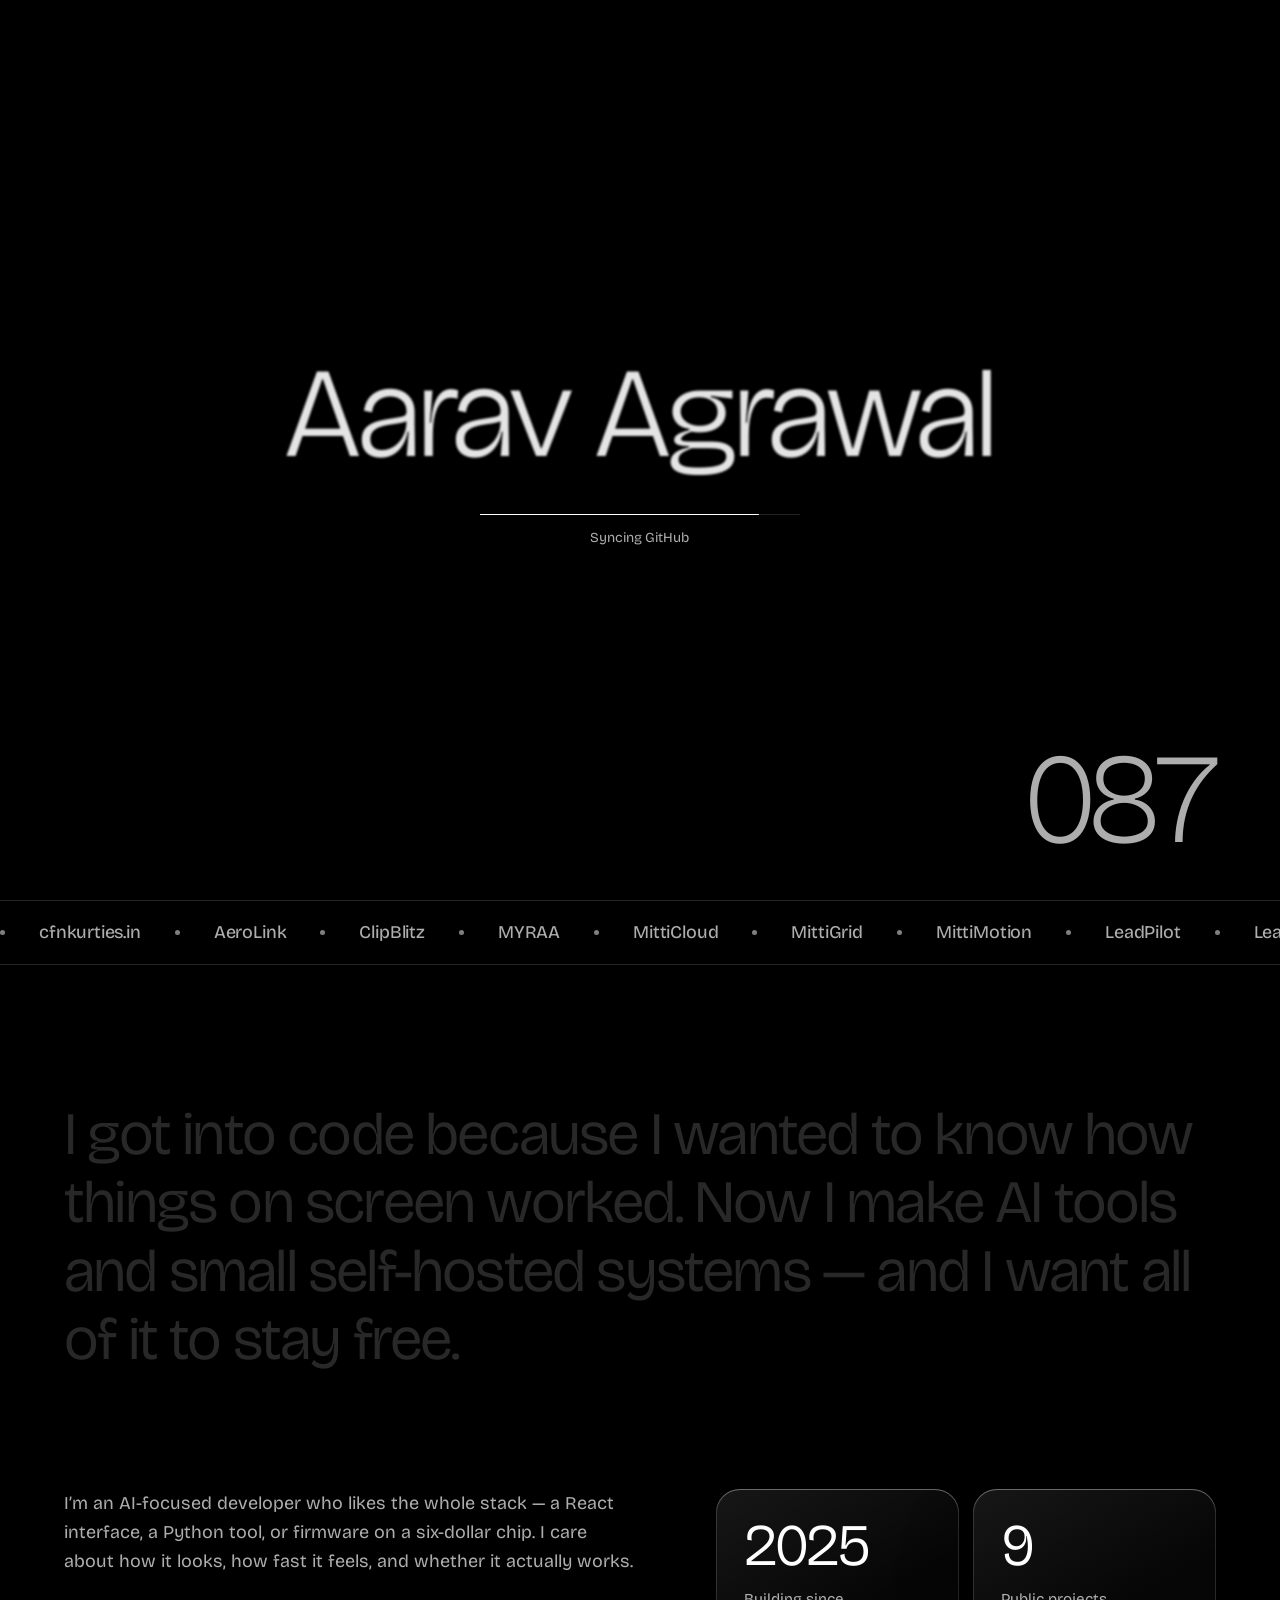
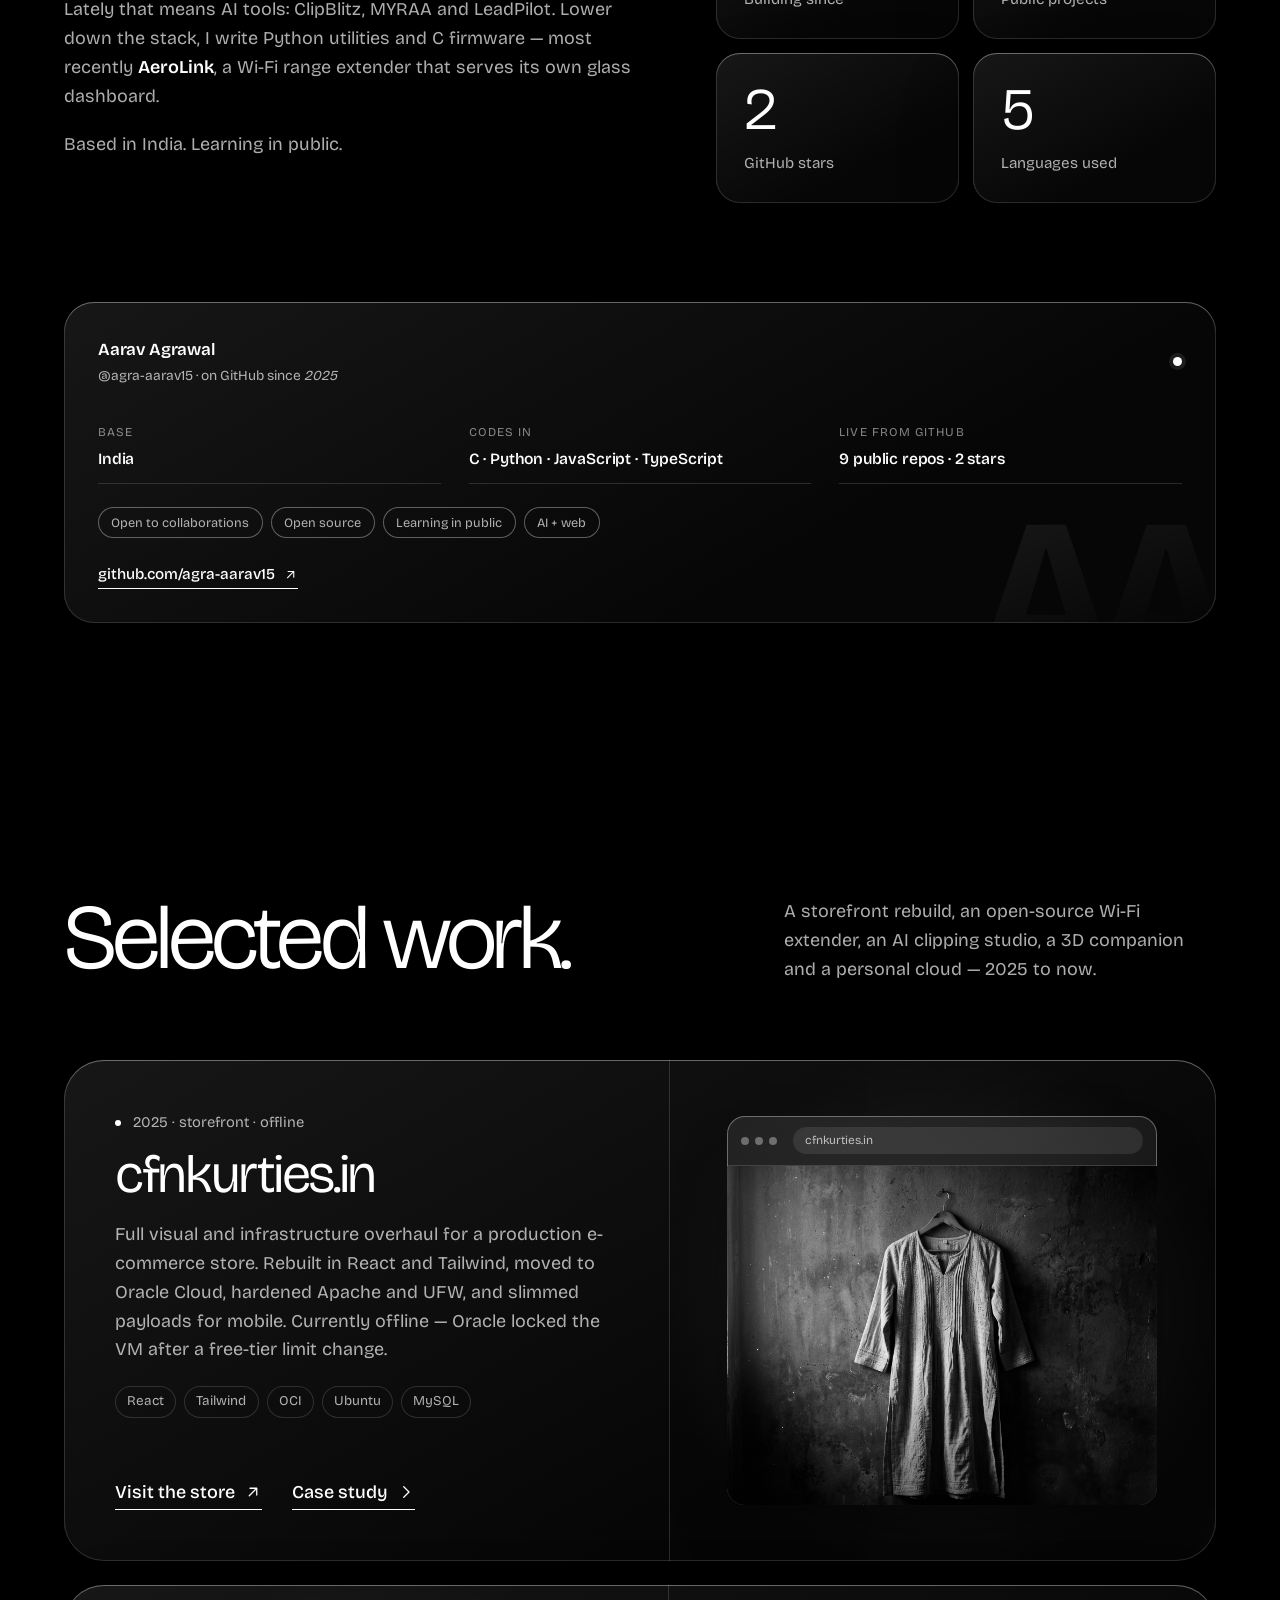
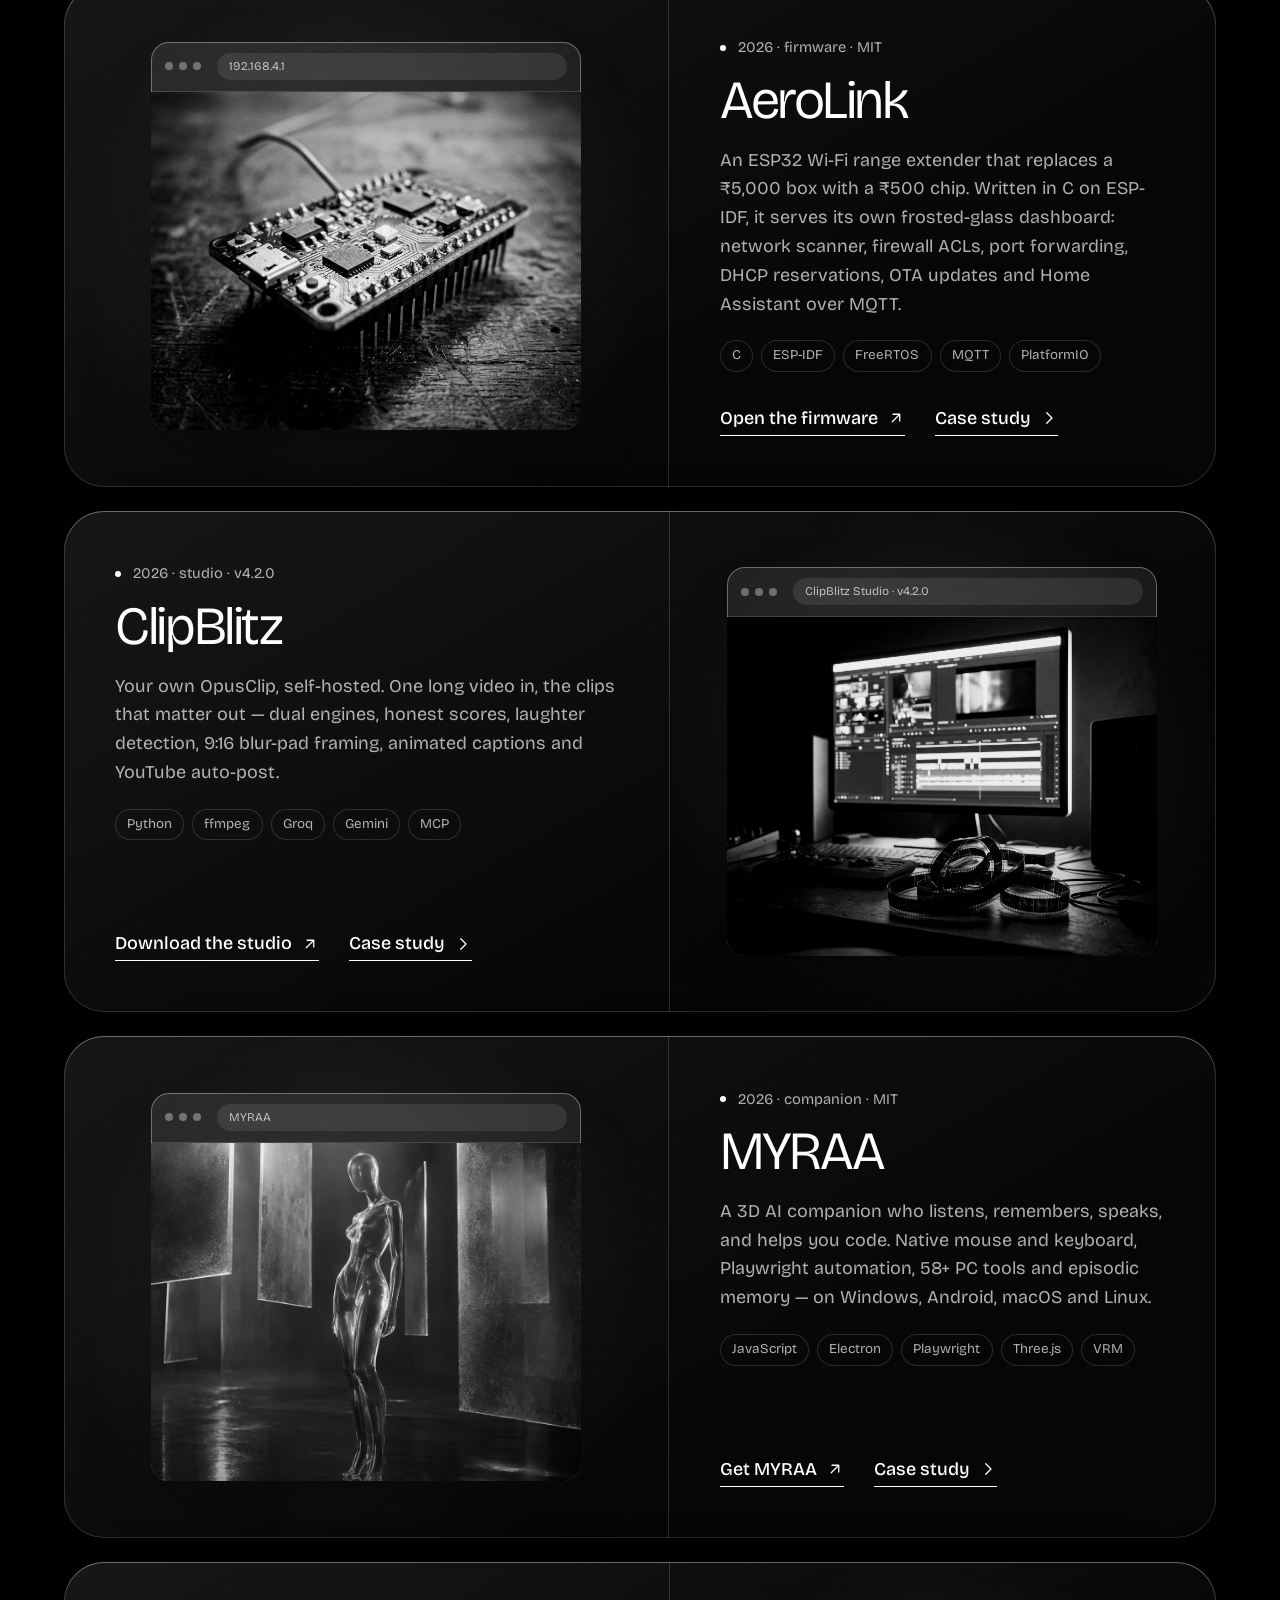
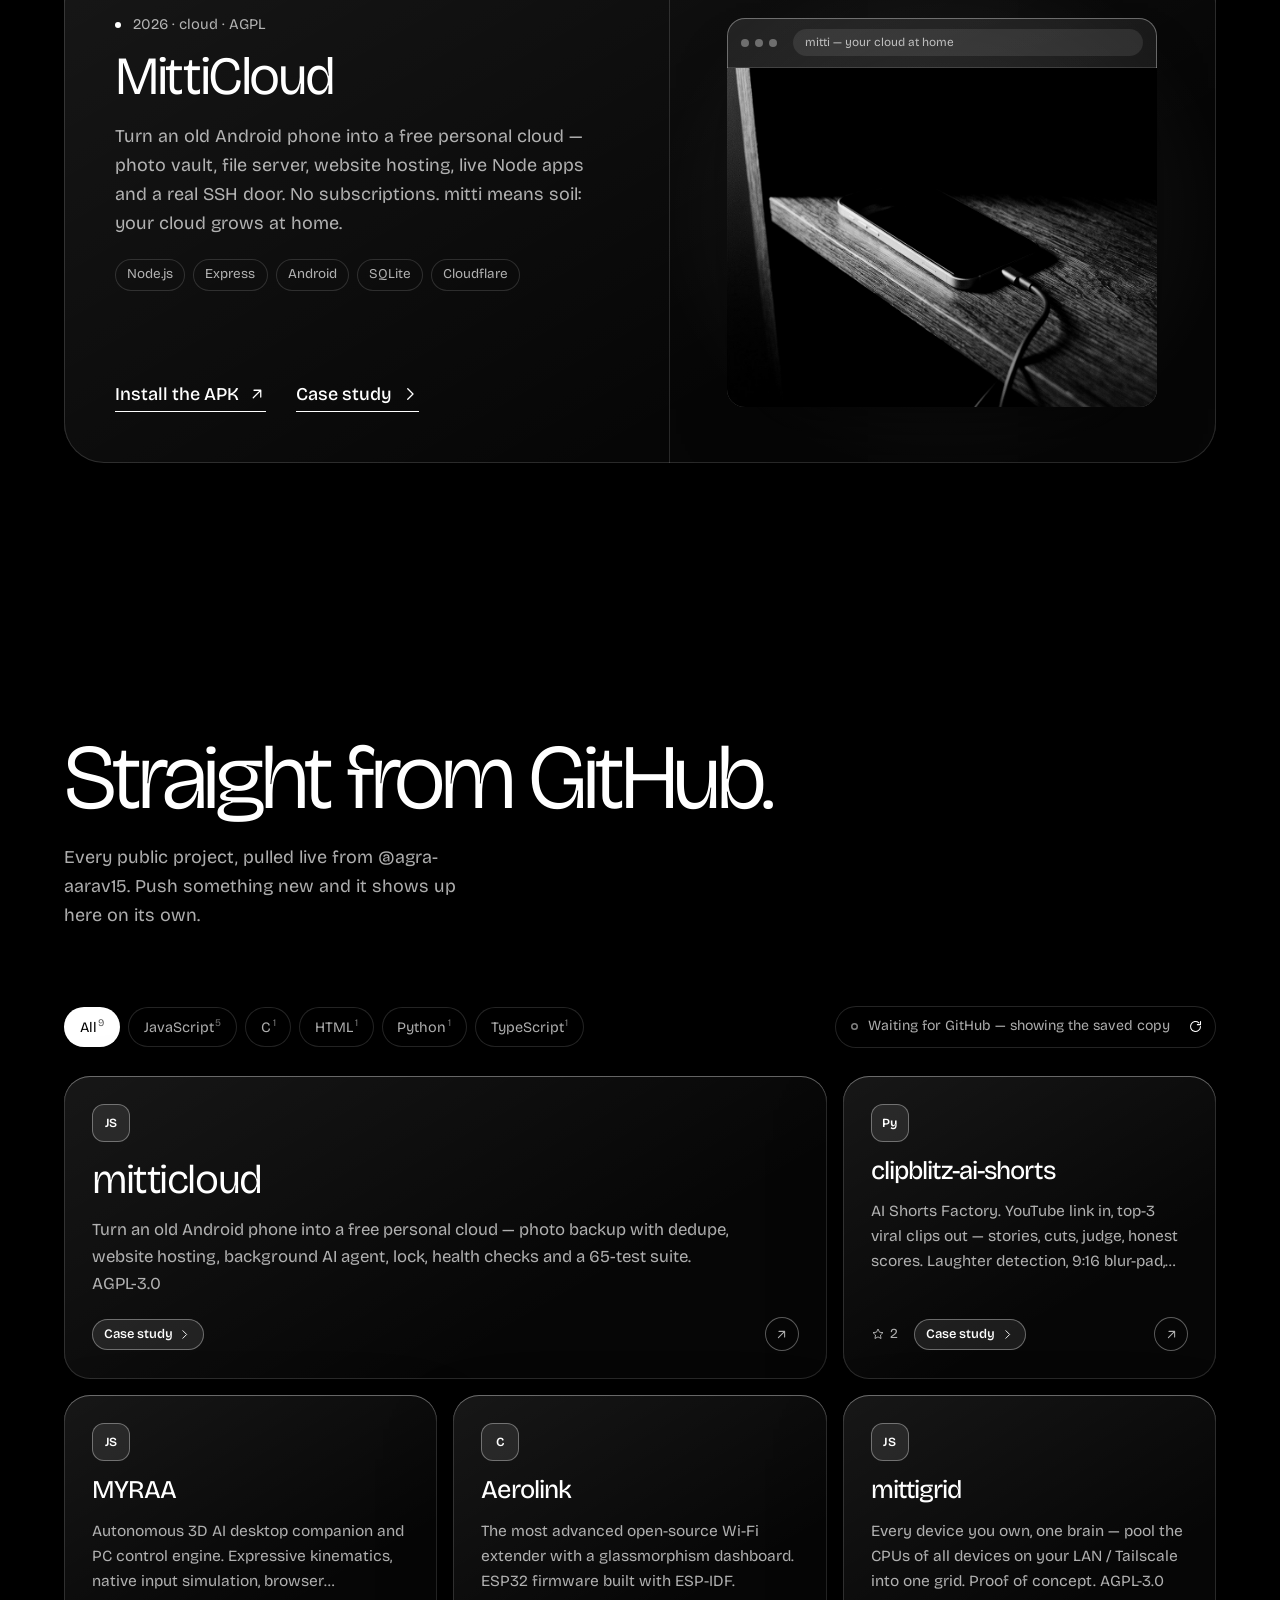
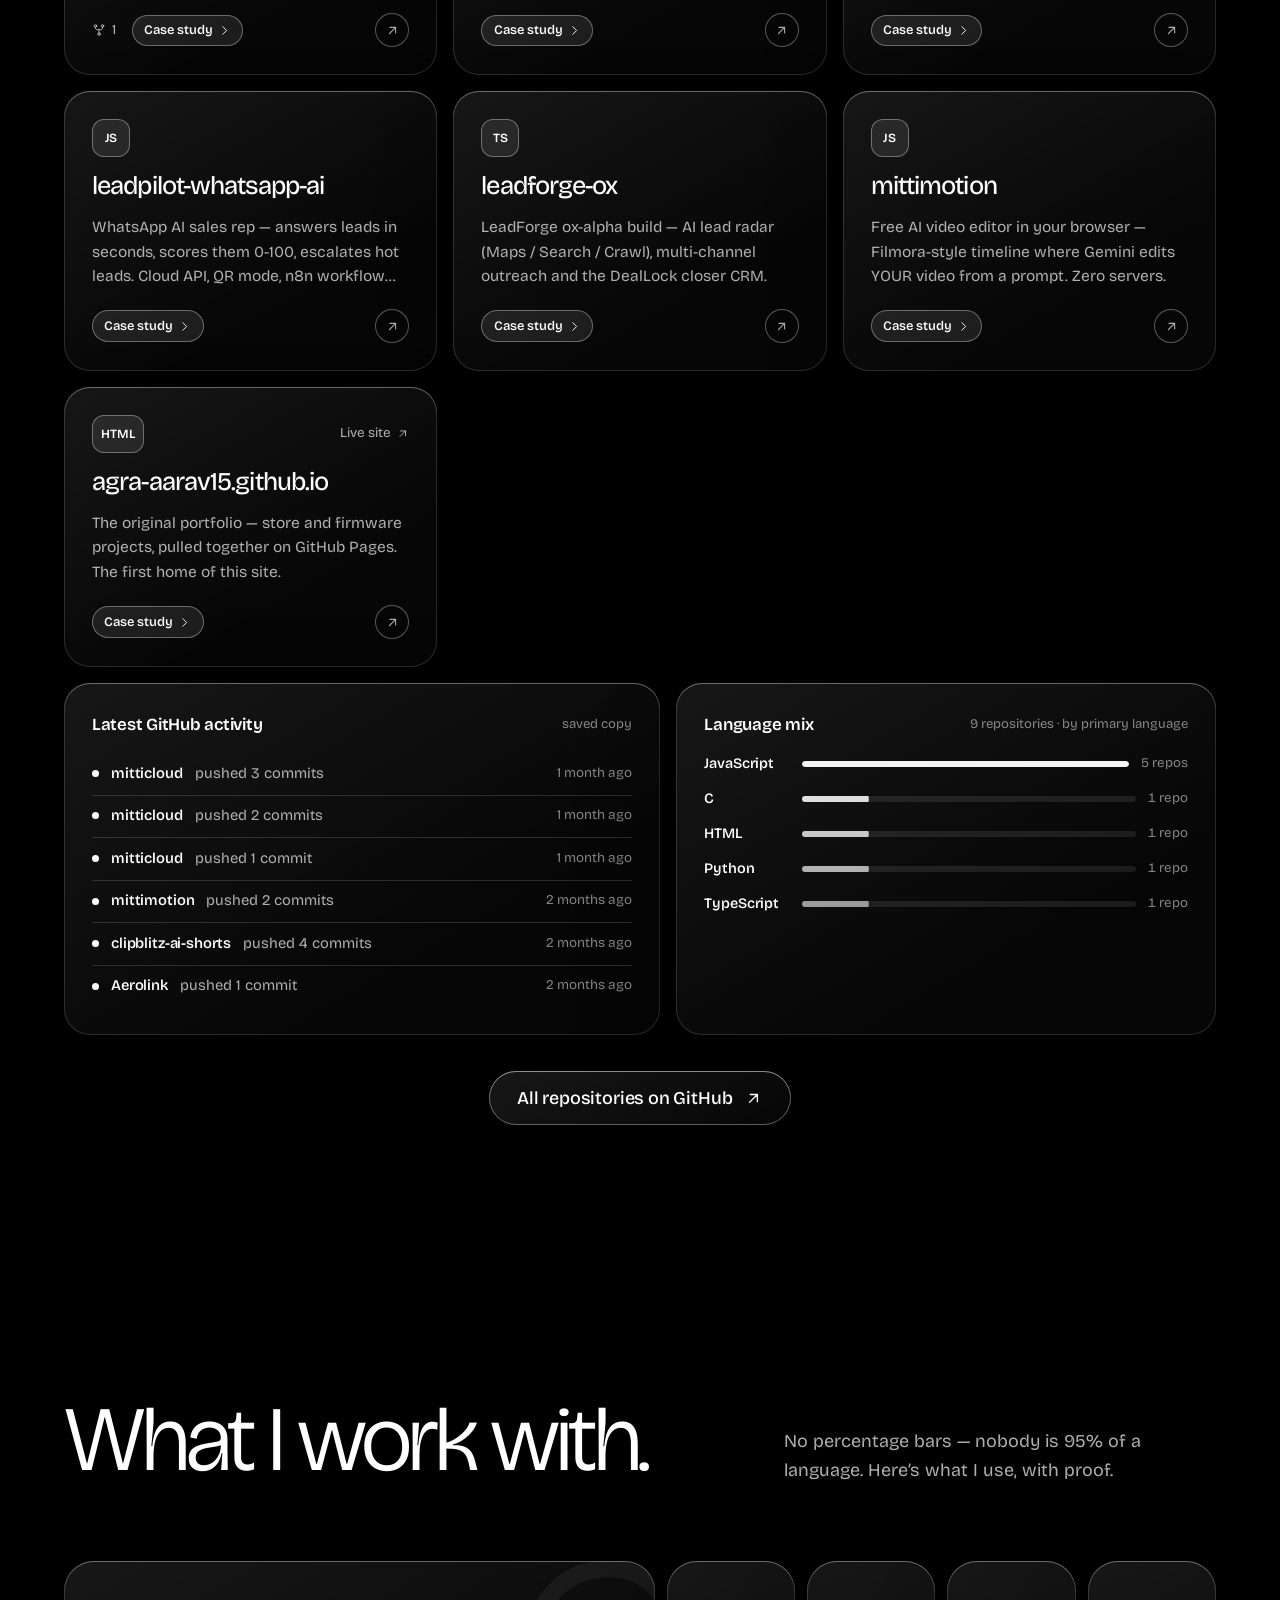
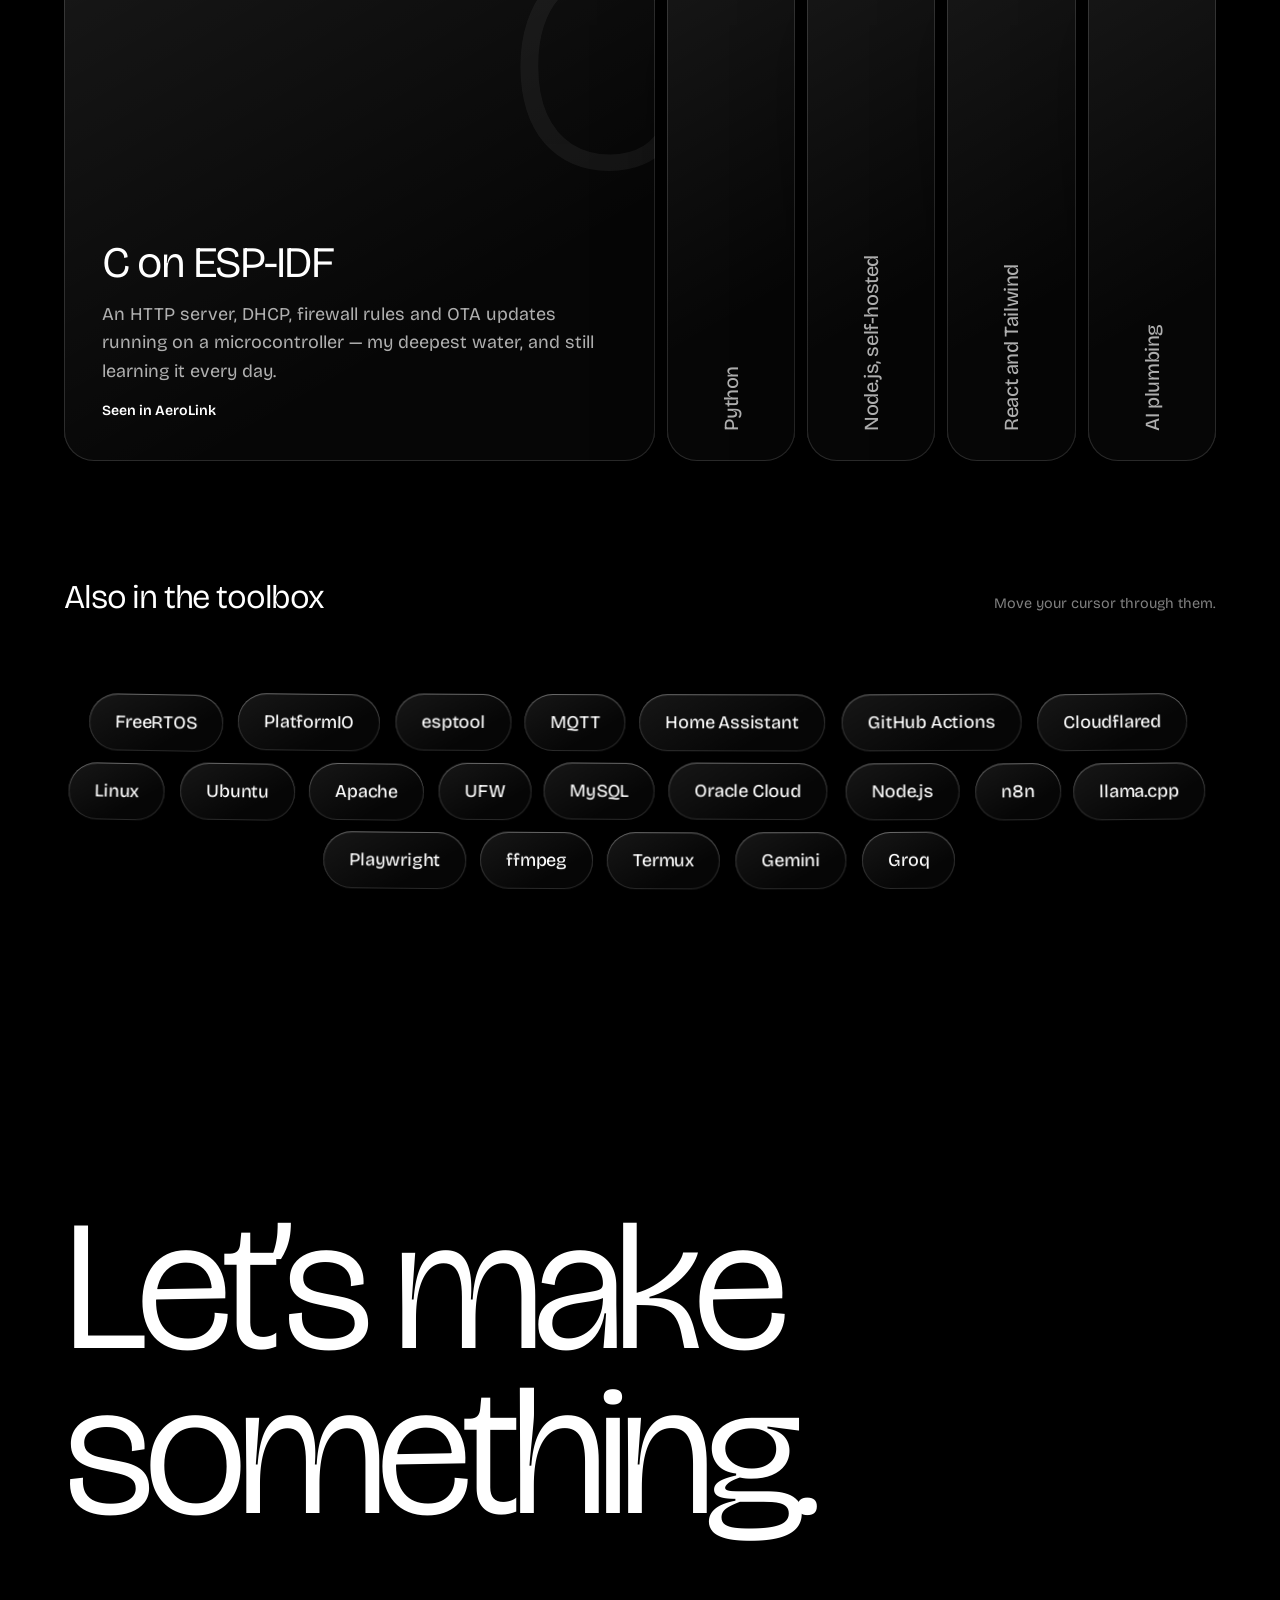
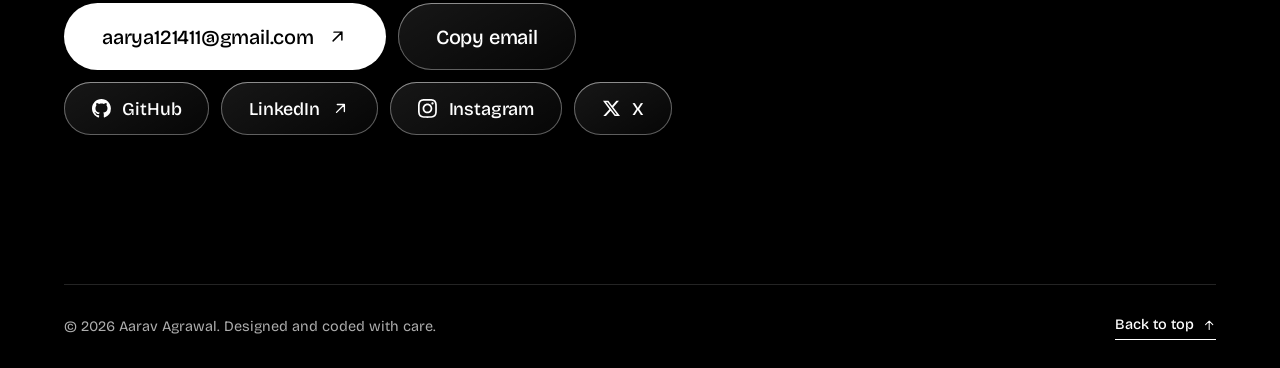
<file: index.html>
<!doctype html>
<html lang="en" data-theme="dark">
<head>
<meta charset="utf-8">
<meta name="viewport" content="width=device-width,initial-scale=1,viewport-fit=cover">
<title>Aarav Agrawal — AI-focused developer</title>
<meta name="description" content="Aarav Agrawal is an AI-focused developer building web interfaces, Python tools and firmware. Projects sync live from GitHub.">
<meta name="theme-color" content="#000000">
<meta name="color-scheme" content="dark light">
<link rel="canonical" href="https://aarav.runs-on.dev/">
<meta property="og:type" content="website">
<meta property="og:url" content="https://aarav.runs-on.dev/">
<meta property="og:title" content="Aarav Agrawal — AI-focused developer">
<meta property="og:description" content="AI tools, web interfaces, Python tools and firmware — built with care, synced live from GitHub.">
<meta name="twitter:card" content="summary">
<link rel="icon" href="data:image/svg+xml,%3Csvg xmlns='http://www.w3.org/2000/svg' viewBox='0 0 64 64'%3E%3Crect width='64' height='64' rx='18' fill='%23000'/%3E%3Cpath d='M18 47 32 16l14 31M24 37h16' fill='none' stroke='%23fff' stroke-width='5' stroke-linecap='round' stroke-linejoin='round'/%3E%3C/svg%3E">
<link rel="preconnect" href="https://fonts.googleapis.com">
<link rel="preconnect" href="https://fonts.gstatic.com" crossorigin>
<link rel="preconnect" href="https://api.github.com" crossorigin>
<link href="https://fonts.googleapis.com/css2?family=Bricolage+Grotesque:opsz,wdth,wght@12..96,75..100,200..800&display=swap" rel="stylesheet">
<script>
/* runs before first paint: flags JS, restores the saved theme */
(function(){var d=document.documentElement;d.classList.add('js','is-loading');
try{var t=localStorage.getItem('theme');if(t==='light'||t==='dark'){d.dataset.theme=t}}catch(e){}})();
</script>
<style>
/* =====================================================================
   TOKENS — everything is black, white and the greys between
   ===================================================================== */
:root{
  color-scheme:dark;
  --bg:#000;--fg:#fff;
  --fg-2:rgba(255,255,255,.68);--fg-3:rgba(255,255,255,.5);
  --line:rgba(255,255,255,.14);--line-strong:rgba(255,255,255,.34);
  --glass-a:rgba(255,255,255,.09);--glass-b:rgba(255,255,255,.025);--glass-hi:rgba(255,255,255,.26);
  --spot:rgba(255,255,255,.10);--spot-line:rgba(255,255,255,.8);
  --shadow:0 34px 90px -30px rgba(0,0,0,.9);
  --orb:rgba(255,255,255,.17);--dot:255,255,255;--grain:.075;
  --curtain:rgba(0,0,0,.3);--shimmer:rgba(255,255,255,.12);--nav-tint:rgba(0,0,0,.4);
  --ease:cubic-bezier(.16,1,.3,1);--ease-io:cubic-bezier(.76,0,.24,1);
  --pad:clamp(20px,5vw,64px);
  --font:"Bricolage Grotesque",ui-sans-serif,system-ui,-apple-system,"Segoe UI",Roboto,"Helvetica Neue",Arial,sans-serif;
}
:root[data-theme="light"]{
  color-scheme:light;
  --bg:#fff;--fg:#000;
  --fg-2:rgba(0,0,0,.66);--fg-3:rgba(0,0,0,.5);
  --line:rgba(0,0,0,.12);--line-strong:rgba(0,0,0,.3);
  --glass-a:rgba(0,0,0,.05);--glass-b:rgba(0,0,0,.012);--glass-hi:rgba(255,255,255,.95);
  --spot:rgba(0,0,0,.05);--spot-line:rgba(0,0,0,.6);
  --shadow:0 30px 70px -30px rgba(0,0,0,.35);
  --orb:rgba(0,0,0,.09);--dot:0,0,0;--grain:.1;
  --curtain:rgba(255,255,255,.35);--shimmer:rgba(255,255,255,.75);--nav-tint:rgba(255,255,255,.55);
}

/* =====================================================================
   BASE
   ===================================================================== */
*,*::before,*::after{box-sizing:border-box}
html{background:var(--bg);scroll-behavior:smooth;-webkit-text-size-adjust:100%;text-size-adjust:100%}
html.is-loading{overflow:hidden}
body{margin:0;background:var(--bg);color:var(--fg);font-family:var(--font);font-size:clamp(15px,.35vw + 14px,18px);line-height:1.6;font-optical-sizing:auto;-webkit-font-smoothing:antialiased;-moz-osx-font-smoothing:grayscale;overflow-x:clip}
h1,h2,h3,p,ul{margin:0}
ul{padding:0;list-style:none}
a{color:inherit;text-decoration:none}
button{font:inherit;color:inherit;background:none;border:0;padding:0;cursor:pointer}
svg{display:block}
/* hard-locked interactions: no tap flash, no blue selection, no callouts, no double-tap zoom */
html{-webkit-tap-highlight-color:transparent;touch-action:manipulation;overscroll-behavior:none}
*,*::before,*::after{-webkit-tap-highlight-color:transparent}
html,body{-webkit-user-select:none;user-select:none;-webkit-touch-callout:none;overscroll-behavior-y:none}
a,button,.btn,.chip,.pill,.repo,.panel,.menu a,label,summary{-webkit-user-select:none;user-select:none;-webkit-touch-callout:none;-webkit-user-drag:none;touch-action:manipulation}
button:focus:not(:focus-visible),a:focus:not(:focus-visible){outline:none}
img,svg{-webkit-user-drag:none}
input,textarea{-webkit-user-select:text;user-select:text;-webkit-touch-callout:default}
::selection{background:var(--fg);color:var(--bg)}
:focus-visible{outline:2px solid var(--fg);outline-offset:3px}
.sr-only{position:absolute;width:1px;height:1px;margin:-1px;padding:0;overflow:hidden;clip:rect(0 0 0 0);white-space:nowrap;border:0}
.skip{position:fixed;left:16px;top:-64px;z-index:400;padding:10px 18px;border-radius:999px;background:var(--fg);color:var(--bg);transition:top .3s}
.skip:focus{top:16px}
.wrap{width:min(1240px,100% - var(--pad) * 2);margin-inline:auto}
main{position:relative;z-index:1}
.section{padding:clamp(88px,15vh,190px) 0}
.muted{color:var(--fg-2)}

/* =====================================================================
   BACKGROUND — dot field, drifting light, film grain
   ===================================================================== */
.bg{position:fixed;inset:0;z-index:0;pointer-events:none;overflow:hidden}
.bg canvas{position:absolute;inset:0;width:100%;height:100%;
  -webkit-mask-image:radial-gradient(125% 95% at 50% 38%,#000 32%,transparent 90%);
  mask-image:radial-gradient(125% 95% at 50% 38%,#000 32%,transparent 90%)}
.orb{position:absolute;border-radius:50%;background:radial-gradient(circle,var(--orb),transparent 62%);will-change:transform}
.o1{width:60vmax;height:60vmax;left:-24vmax;top:-30vmax;animation:d1 30s ease-in-out infinite alternate}
.o2{width:48vmax;height:48vmax;right:-22vmax;top:18vh;animation:d2 36s ease-in-out infinite alternate}
.o3{width:54vmax;height:54vmax;left:20vw;bottom:-44vmax;animation:d3 42s ease-in-out infinite alternate}
@keyframes d1{to{transform:translate3d(18vmax,12vmax,0) scale(1.12)}}
@keyframes d2{to{transform:translate3d(-14vmax,-10vmax,0) scale(.9)}}
@keyframes d3{to{transform:translate3d(-16vmax,-8vmax,0) scale(1.1)}}
.grain{position:fixed;inset:0;z-index:140;pointer-events:none;opacity:var(--grain);background-size:220px;
  background-image:url("data:image/svg+xml,%3Csvg xmlns='http://www.w3.org/2000/svg' width='220' height='220'%3E%3Cfilter id='n' x='0' y='0' width='100%25' height='100%25'%3E%3CfeTurbulence type='fractalNoise' baseFrequency='.8' numOctaves='2' stitchTiles='stitch'/%3E%3CfeColorMatrix values='0 0 0 0 1 0 0 0 0 1 0 0 0 0 1 1 0 0 0 0'/%3E%3C/filter%3E%3Crect width='100%25' height='100%25' filter='url(%23n)'/%3E%3C/svg%3E")}
:root[data-theme="light"] .grain{filter:invert(1)}
.progress{position:fixed;left:0;right:0;top:0;height:2px;z-index:120;pointer-events:none}
.progress i{display:block;height:100%;background:var(--fg);transform:scaleX(0);transform-origin:0 50%}

/* custom cursor (fine pointers only; JS adds .has-cursor) */
.cur{display:none}
@media (hover:hover) and (pointer:fine){
  html.has-cursor,html.has-cursor *{cursor:none!important}
  html.has-cursor .cur{display:block;position:fixed;left:0;top:0;pointer-events:none;z-index:300;mix-blend-mode:difference;opacity:0;transition:opacity .3s}
  .cur--dot{width:8px;height:8px;margin:-4px 0 0 -4px;border-radius:50%;background:#fff}
  .cur--ring{width:42px;height:42px;margin:-21px 0 0 -21px;border-radius:50%;border:1px solid #fff;transition:width .4s var(--ease),height .4s var(--ease),margin .4s var(--ease),background-color .4s,opacity .3s}
  .cur--ring.is-link{width:76px;height:76px;margin:-38px 0 0 -38px;background:#fff}
}

/* =====================================================================
   GLASS
   ===================================================================== */
.glass{position:relative;isolation:isolate;border-radius:var(--r,28px);
  background:linear-gradient(150deg,var(--glass-a),var(--glass-b) 70%);
  -webkit-backdrop-filter:blur(10px);backdrop-filter:blur(10px);
  box-shadow:inset 0 1px 0 var(--glass-hi),inset 0 0 0 1px var(--line),var(--shadow);
  transition:transform .35s var(--ease),box-shadow .5s}
.glass::before,.glass::after{content:"";position:absolute;inset:0;border-radius:inherit;pointer-events:none;opacity:0;transition:opacity .45s}
.glass::before{padding:1px;
  background:radial-gradient(280px circle at var(--mx,50%) var(--my,0%),var(--spot-line),transparent 70%);
  -webkit-mask:linear-gradient(#000 0 0) content-box,linear-gradient(#000 0 0);-webkit-mask-composite:xor;
  mask:linear-gradient(#000 0 0) content-box,linear-gradient(#000 0 0);mask-composite:exclude}
.glass::after{background:radial-gradient(460px circle at var(--mx,50%) var(--my,0%),var(--spot),transparent 65%);z-index:-1}
.glass:hover::before,.glass:hover::after{opacity:1}

/* =====================================================================
   FROST-IN — the one motion language: frosted -> in focus
   ===================================================================== */
.js .fx{opacity:0;filter:blur(16px);scale:1.04;
  transition:opacity 1s var(--ease) var(--d,0s),filter 1.1s var(--ease) var(--d,0s),scale 1.1s var(--ease) var(--d,0s)}
.js .fx.glass{transition:opacity 1s var(--ease) var(--d,0s),filter 1.1s var(--ease) var(--d,0s),scale 1.1s var(--ease) var(--d,0s),transform .35s var(--ease),box-shadow .5s}
.js .fx.in,.js.is-ready .hero .fx{opacity:1;filter:none;scale:1}
.js [data-split] .sw>span{display:inline-block;opacity:0;filter:blur(18px);scale:1.14;
  transition:opacity .9s var(--ease) calc(var(--i) * 70ms),filter 1s var(--ease) calc(var(--i) * 70ms),scale 1s var(--ease) calc(var(--i) * 70ms)}
.js [data-split].in .sw>span{opacity:1;filter:none;scale:1}
.js [data-react] .ch{opacity:0;filter:blur(22px);scale:1.08;
  transition:opacity 1.1s var(--ease) calc(var(--i) * 55ms + .1s),filter 1.2s var(--ease) calc(var(--i) * 55ms + .1s),scale 1.2s var(--ease) calc(var(--i) * 55ms + .1s)}
.js [data-react].in .ch{opacity:1;filter:none;scale:1}

/* =====================================================================
   LOADER — the name pulls into focus, then frosted glass curtains lift
   ===================================================================== */
.loader{display:none;position:fixed;inset:0;z-index:200;color:var(--fg)}
.js .loader{display:block}
.loader__half{position:absolute;left:0;right:0;height:50.2%;background:var(--bg);
  -webkit-backdrop-filter:blur(0);backdrop-filter:blur(0);
  transition:transform 1.05s var(--ease-io) .28s,background-color .55s ease .04s,backdrop-filter .55s ease .04s,-webkit-backdrop-filter .55s ease .04s}
.loader__half--top{top:0}
.loader__half--bot{bottom:0}
.loader.is-done .loader__half{background:var(--curtain);-webkit-backdrop-filter:blur(28px);backdrop-filter:blur(28px)}
.loader.is-done .loader__half--top{transform:translateY(-101%)}
.loader.is-done .loader__half--bot{transform:translateY(101%)}
.loader__center{position:absolute;inset:0;display:grid;place-content:center;justify-items:center;gap:clamp(18px,4vh,36px);
  transition:opacity .45s ease,filter .6s ease,scale .8s var(--ease)}
.loader.is-done .loader__center{opacity:0;filter:blur(18px);scale:1.08}
.loader__name{font-size:clamp(2.6rem,10vw,8.4rem);font-weight:250;line-height:1;white-space:nowrap;letter-spacing:.06em;filter:blur(28px);opacity:.18;will-change:filter,opacity}
.loader__meter{display:grid;justify-items:center;gap:12px;width:min(320px,62vw)}
.loader__bar{width:100%;height:1px;background:var(--line);overflow:hidden}
.loader__bar i{display:block;height:100%;background:var(--fg);transform:scaleX(0);transform-origin:0 50%}
.loader__cap{font-size:.86rem;color:var(--fg-2);min-height:1.5em}
.loader__num{position:absolute;right:var(--pad);bottom:clamp(18px,4vh,40px);font-size:clamp(3.4rem,10vw,8rem);font-weight:200;line-height:1;letter-spacing:-.05em;font-variant-numeric:tabular-nums;color:var(--fg-2);transition:opacity .4s}
.loader.is-done .loader__num{opacity:0}

/* =====================================================================
   NAV
   ===================================================================== */
.nav{position:fixed;top:max(14px,env(safe-area-inset-top));left:0;right:0;z-index:50;display:flex;justify-content:center;pointer-events:none;padding:0 14px}
.nav__pill{pointer-events:auto;display:flex;align-items:center;gap:6px;padding:6px;--r:999px;background-color:var(--nav-tint);-webkit-backdrop-filter:blur(16px) saturate(140%);backdrop-filter:blur(16px) saturate(140%)}
.nav__logo{display:grid;place-items:center;width:40px;height:40px;border-radius:50%;background:var(--fg);color:var(--bg);font-weight:700;letter-spacing:-.05em;transition:transform .5s var(--ease)}
.nav__links{position:relative}
.nav__links ul{display:flex}
.nav__links a{position:relative;z-index:1;display:block;padding:.62em 1.05em;font-size:.93rem;color:var(--fg-2);border-radius:999px;transition:color .3s}
.nav__links a:hover,.nav__links a[aria-current="true"]{color:var(--fg)}
.nav__ind{position:absolute;left:0;top:0;height:100%;width:0;border-radius:999px;background:var(--glass-a);box-shadow:inset 0 0 0 1px var(--line-strong);opacity:0;transition:transform .6s var(--ease),width .6s var(--ease),opacity .3s}
.nav__btn{position:relative;display:grid;place-items:center;width:40px;height:40px;border-radius:50%;color:var(--fg);transition:background-color .3s}
.nav__btn:hover{background:var(--glass-a)}
.nav__btn svg{position:absolute;transition:transform .7s var(--ease),opacity .4s}
.i-moon{opacity:0;transform:rotate(-90deg) scale(.4)}
:root[data-theme="light"] .i-sun{opacity:0;transform:rotate(90deg) scale(.4)}
:root[data-theme="light"] .i-moon{opacity:1;transform:none}
.nav__burger{display:none}
.nav__burger i{position:absolute;left:12px;right:12px;height:1.5px;background:currentColor;border-radius:2px;transition:transform .55s var(--ease)}
.nav__burger i:nth-child(1){top:16px}
.nav__burger i:nth-child(2){top:23px}
.menu-open .nav__burger i:nth-child(1){transform:translateY(3.5px) rotate(45deg)}
.menu-open .nav__burger i:nth-child(2){transform:translateY(-3.5px) rotate(-45deg)}

.menu{position:fixed;inset:0;z-index:45;display:grid;place-content:center;gap:4px;padding:var(--pad);
  background:rgba(0,0,0,.72);-webkit-backdrop-filter:blur(26px);backdrop-filter:blur(26px);
  clip-path:circle(0 at calc(100% - 52px) 36px);visibility:hidden;
  transition:clip-path .85s var(--ease-io),visibility 0s .85s}
:root[data-theme="light"] .menu{background:rgba(255,255,255,.75)}
.menu-open .menu{clip-path:circle(160% at calc(100% - 52px) 36px);visibility:visible;transition:clip-path .85s var(--ease-io),visibility 0s}
.menu a{font-size:clamp(2.6rem,12vw,4.4rem);font-weight:300;letter-spacing:-.04em;line-height:1.1;opacity:0;filter:blur(16px);
  transition:opacity .5s ease,filter .6s ease}
.menu-open .menu a{opacity:1;filter:none;transition:opacity .8s var(--ease) calc(var(--i) * 70ms + .3s),filter .9s var(--ease) calc(var(--i) * 70ms + .3s)}
.menu-open{overflow:hidden}
body.is-locked{position:fixed;left:0;right:0;width:100%;overflow:hidden;overscroll-behavior:none}

/* =====================================================================
   BUTTONS & CHIPS
   ===================================================================== */
.btn{--fill:var(--bg);position:relative;display:inline-flex;align-items:center;gap:.65em;padding:.95em 1.55em;border-radius:999px;font-weight:500;letter-spacing:-.01em;line-height:1;overflow:hidden;isolation:isolate;
  transition:color .45s var(--ease),transform .5s var(--ease),box-shadow .4s}
.btn::before{content:"";position:absolute;left:-10%;right:-10%;top:0;height:100%;background:var(--fill);border-radius:50% 50% 0 0/120% 120% 0 0;transform:translateY(102%);transition:transform .6s var(--ease),border-radius .6s var(--ease);z-index:-1}
.btn:hover::before,.btn:focus-visible::before{transform:translateY(0);border-radius:0}
.btn svg{width:1.05em;height:1.05em;flex:none;transition:transform .5s var(--ease)}
.btn:hover svg{transform:translate(2px,-2px)}
.btn--solid{background:var(--fg);color:var(--bg)}
.btn--solid:hover,.btn--solid:focus-visible{color:var(--fg);box-shadow:0 0 0 1px var(--fg)}
.btn--glass{--fill:var(--fg);color:var(--fg);background:linear-gradient(150deg,var(--glass-a),var(--glass-b));-webkit-backdrop-filter:blur(10px);backdrop-filter:blur(10px);box-shadow:inset 0 1px 0 var(--glass-hi),inset 0 0 0 1px var(--line-strong)}
.btn--glass:hover,.btn--glass:focus-visible{color:var(--bg)}
.btn--lg{padding:1.15em 1.9em;font-size:clamp(1rem,1.6vw,1.25rem)}
.btn--down:hover svg{transform:translateY(3px)}

.chip{padding:.55em 1.1em;border-radius:999px;font-size:.9rem;color:var(--fg-2);box-shadow:inset 0 0 0 1px var(--line);transition:color .3s,background-color .35s,box-shadow .3s}
.chip sup{font-size:.7em;margin-left:.15em;opacity:.65}
.chip:hover{color:var(--fg);box-shadow:inset 0 0 0 1px var(--line-strong)}
.chip[aria-pressed="true"]{background:var(--fg);color:var(--bg);box-shadow:none}

/* =====================================================================
   HERO
   ===================================================================== */
.hero{position:relative;min-height:100svh;display:flex;align-items:flex-end;padding:clamp(84px,12vh,130px) 0 clamp(22px,4vh,48px);overflow-x:clip}
.hero__wrap{position:relative;z-index:2;will-change:transform,opacity}
.role{display:flex;gap:.45em;align-items:flex-start;line-height:1.35;font-size:clamp(1.15rem,2.2vw,1.75rem);letter-spacing:-.025em;color:var(--fg-2);margin-bottom:clamp(10px,2vh,24px)}
.role>span:first-child{display:block;height:1.35em}
.roller{display:inline-block;height:1.35em;overflow:hidden;vertical-align:bottom;color:var(--fg)}
.roller__track{display:flex;flex-direction:column;animation:roll 12s cubic-bezier(.77,0,.18,1) infinite}
.roller__track span{display:block;height:1.35em;line-height:1.35;white-space:nowrap}
@keyframes roll{0%,22%{transform:translateY(0)}27%,47%{transform:translateY(-1.35em)}52%,72%{transform:translateY(-2.7em)}77%,97%{transform:translateY(-4.05em)}100%{transform:translateY(-5.4em)}}
.name{font-weight:300;font-size:clamp(4rem,min(19vw,29vh),22rem);line-height:.82;letter-spacing:-.05em;margin-left:-.04em}
.name .line{display:block;white-space:nowrap;padding-bottom:.04em}
.ch{display:inline-block}
.hero__foot{display:flex;justify-content:space-between;align-items:flex-end;flex-wrap:wrap;gap:24px 40px;margin-top:clamp(20px,3.5vh,48px)}
.lede{max-width:40ch;font-size:clamp(1rem,1.35vw,1.2rem);line-height:1.5;color:var(--fg-2);letter-spacing:-.01em}
.cta{display:flex;flex-wrap:wrap;gap:12px;margin-top:18px}
.live{--r:999px;display:inline-flex;align-items:center;gap:14px;padding:10px 22px 10px 10px;max-width:100%}
.live__av{width:44px;height:44px;flex:none;border-radius:50%;object-fit:cover;filter:grayscale(1) contrast(1.08);box-shadow:0 0 0 1px var(--line-strong)}
.live__txt{display:grid;line-height:1.3;min-width:0}
.live__txt strong{font-weight:600;letter-spacing:-.01em}
.live__txt span{font-size:.86rem;color:var(--fg-2);white-space:nowrap;overflow:hidden;text-overflow:ellipsis}
.live__dot{position:relative;width:8px;height:8px;border-radius:50%;background:var(--fg);flex:none}
.live__dot::after{content:"";position:absolute;inset:0;border-radius:50%;background:var(--fg);animation:pulse 2.2s ease-out infinite}
@keyframes pulse{to{transform:scale(3.6);opacity:0}}

.sphere{position:absolute;z-index:1;top:clamp(84px,13vh,140px);right:max(var(--pad),2vw);width:clamp(210px,50vmin,540px);aspect-ratio:1;pointer-events:none;will-change:transform,opacity}
.sphere::before{content:"";position:absolute;inset:3%;border-radius:50%;
  background:radial-gradient(circle at 32% 24%,var(--glass-a),var(--glass-b) 55%,transparent 72%);
  box-shadow:inset 0 1px 0 var(--glass-hi),inset 0 0 0 1px var(--line)}
.sphere::after{content:"";position:absolute;left:20%;top:11%;width:30%;height:15%;border-radius:50%;transform:rotate(-28deg);
  background:radial-gradient(closest-side,var(--glass-hi),transparent);opacity:.55;filter:blur(6px)}
.sphere canvas{position:absolute;inset:0;width:100%;height:100%}

/* =====================================================================
   SECTION HEADS & TYPE
   ===================================================================== */
.sec-head{display:flex;justify-content:space-between;align-items:flex-end;flex-wrap:wrap;gap:20px 56px;margin-bottom:clamp(36px,6vw,76px)}
h2{font-size:clamp(2.7rem,7.2vw,6.4rem);font-weight:300;line-height:.98;letter-spacing:-.045em;max-width:11em}
.sec-head p{max-width:36ch;color:var(--fg-2)}
.sw{display:inline-block}

/* PROFILE */
.statement{font-size:clamp(1.9rem,4.7vw,4.1rem);line-height:1.14;letter-spacing:-.03em;font-weight:350;max-width:21em}
.statement .w{display:inline-block;opacity:.16;will-change:opacity,filter}
.profile__grid{display:grid;grid-template-columns:minmax(0,1.15fr) minmax(0,1fr);gap:clamp(32px,6vw,96px);margin-top:clamp(48px,9vw,120px);align-items:start}
.profile__text{display:grid;gap:1.1em;max-width:54ch;color:var(--fg-2)}
.profile__text strong{color:var(--fg);font-weight:600}
.stats{display:grid;grid-template-columns:1fr 1fr;gap:14px}
.stat{--r:24px;padding:clamp(20px,2.4vw,28px);display:grid;gap:10px;align-content:space-between;min-height:150px}
.stat b{font-size:clamp(2.6rem,4.6vw,4rem);font-weight:300;line-height:1;letter-spacing:-.05em;font-variant-numeric:tabular-nums}
.stat span{color:var(--fg-2);font-size:.95rem}

/* WORK */
.feature{--r:40px;display:grid;grid-template-columns:1.05fr .95fr;min-height:480px;overflow:hidden}
.feature+.feature{margin-top:24px}
.feature__body{display:flex;flex-direction:column;justify-content:space-between;gap:32px;padding:clamp(26px,4vw,60px)}
.feature__meta{display:flex;align-items:center;gap:12px;color:var(--fg-2);font-size:.92rem}
.feature__meta i{width:6px;height:6px;border-radius:50%;background:var(--fg)}
.feature h3{font-size:clamp(2.1rem,4.2vw,3.7rem);font-weight:350;line-height:1;letter-spacing:-.045em;margin:14px 0 18px}
.feature p{max-width:46ch;color:var(--fg-2)}
.tags{display:flex;flex-wrap:wrap;gap:8px;margin-top:22px}
.tags li{padding:.38em .9em;border-radius:999px;font-size:.84rem;color:var(--fg-2);box-shadow:inset 0 0 0 1px var(--line)}
.feature__visual{position:relative;display:grid;place-items:center;overflow:hidden;box-shadow:inset 1px 0 0 var(--line);padding:clamp(20px,3vw,44px)}
.feature--flip .feature__visual{order:-1;box-shadow:inset -1px 0 0 var(--line)}
.feature__visual::before{content:"";position:absolute;inset:0;background:radial-gradient(70% 70% at 50% 50%,var(--glass-a),transparent 75%)}
.link{display:inline-flex;align-items:center;gap:.5em;font-weight:500;width:max-content;padding-bottom:3px;background:linear-gradient(currentColor,currentColor) 0 100%/100% 1px no-repeat;transition:background-size .5s var(--ease)}
.link:hover{background-size:0 1px;background-position:100% 100%}
.link svg{width:1em;height:1em;transition:transform .5s var(--ease)}
.link:hover svg{transform:translate(3px,-3px)}


.sk{position:relative;overflow:hidden;border-radius:12px;background:var(--glass-a)}
.sk::after{content:"";position:absolute;inset:0;background:linear-gradient(100deg,transparent 30%,var(--shimmer) 50%,transparent 70%);transform:translateX(-100%);animation:shimmer 2.4s infinite}
@keyframes shimmer{to{transform:translateX(100%)}}

/* PROJECTS */
.toolbar{display:flex;justify-content:space-between;align-items:center;flex-wrap:wrap;gap:16px 24px}
.filters{display:flex;flex-wrap:wrap;gap:8px}
.sync{display:inline-flex;align-items:center;gap:10px;padding:6px 6px 6px 16px;border-radius:999px;font-size:.88rem;color:var(--fg-2);box-shadow:inset 0 0 0 1px var(--line);max-width:100%}
.sync span{min-width:0;overflow:hidden;text-overflow:ellipsis;white-space:nowrap}
.sync__dot{width:7px;height:7px;border-radius:50%;background:var(--fg);animation:blink 2.4s ease-in-out infinite}
.sync[data-state="snapshot"] .sync__dot,.sync[data-state="stale"] .sync__dot,.sync[data-state="rate"] .sync__dot{animation:none;background:transparent;box-shadow:inset 0 0 0 1.5px var(--fg-3)}
@keyframes blink{50%{opacity:.25}}
.sync__btn{display:grid;place-items:center;width:30px;height:30px;border-radius:50%;color:var(--fg);transition:background-color .3s}
.sync__btn:hover{background:var(--glass-a)}
.sync__btn svg{width:15px;height:15px}
.sync__btn.is-spin svg{animation:spin .8s linear infinite}
@keyframes spin{to{transform:rotate(360deg)}}

.grid{display:grid;grid-template-columns:repeat(3,minmax(0,1fr));gap:16px;margin-top:28px}
.repo{--r:26px;display:flex;flex-direction:column;gap:14px;padding:clamp(20px,2.2vw,28px);min-height:236px}
.repo[hidden]{display:none!important}
.repo.is-lead{grid-column:span 2}
.repo__top{display:flex;align-items:center;gap:10px}
.repo__badge{display:grid;place-items:center;min-width:38px;height:38px;padding:0 9px;border-radius:12px;font-size:.78rem;font-weight:600;letter-spacing:-.01em;box-shadow:inset 0 0 0 1px var(--line-strong);background:var(--glass-a)}
.repo__new{padding:.25em .7em;border-radius:999px;font-size:.76rem;font-weight:600;background:var(--fg);color:var(--bg)}
.repo__site{position:relative;z-index:2;margin-left:auto;display:inline-flex;align-items:center;gap:.35em;font-size:.84rem;color:var(--fg-2);transition:color .3s}
.repo__site:hover{color:var(--fg)}
.repo__site svg{width:1em;height:1em}
.repo__name{font-size:clamp(1.3rem,2vw,1.7rem);font-weight:450;letter-spacing:-.035em;line-height:1.15;overflow-wrap:anywhere}
.repo.is-lead .repo__name{font-size:clamp(1.8rem,3.2vw,2.7rem);font-weight:350}
.repo__link::after{content:"";position:absolute;inset:0;z-index:1;border-radius:inherit}
.repo__link:focus-visible{outline:none}
.repo:has(.repo__link:focus-visible){outline:2px solid var(--fg);outline-offset:4px}
.repo__desc{color:var(--fg-2);font-size:.97rem;display:-webkit-box;-webkit-line-clamp:3;-webkit-box-orient:vertical;overflow:hidden;max-width:58ch}
.repo.is-lead .repo__desc{-webkit-line-clamp:4;font-size:1.05rem}
.repo__meta{display:flex;align-items:center;gap:16px;margin-top:auto;padding-top:6px;font-size:.86rem;color:var(--fg-2)}
.repo__meta .m{display:inline-flex;align-items:center;gap:.4em}
.repo__meta svg{width:14px;height:14px}
.repo__go{margin-left:auto;display:grid;place-items:center;width:34px;height:34px;border-radius:50%;box-shadow:inset 0 0 0 1px var(--line-strong);transition:transform .6s var(--ease),background-color .4s,color .4s}
.repo__go svg{width:15px;height:15px}
.repo:hover .repo__go{transform:rotate(45deg);background:var(--fg);color:var(--bg)}
/* while the page is moving, a card sliding under a still cursor must not light its arrow */
html.no-hover .repo:hover .repo__go{transform:none;background-color:transparent;color:inherit}
.repo--sk{min-height:236px;gap:16px}
.repo--sk .sk{height:14px;border-radius:7px}
.grid__more{margin-top:36px;display:flex;justify-content:center}

/* STACK */
.panels{display:flex;gap:12px;height:clamp(400px,56vh,500px)}
.panel{--r:30px;flex:1 1 0;min-width:0;display:block;position:relative;overflow:hidden;text-align:left;transition:flex-grow .85s var(--ease),transform .35s var(--ease),box-shadow .5s}
.js .fx.panel{transition:opacity 1s var(--ease) var(--d,0s),filter 1.1s var(--ease) var(--d,0s),scale 1.1s var(--ease) var(--d,0s),flex-grow .85s var(--ease),transform .35s var(--ease),box-shadow .5s}
.panel.is-open{flex-grow:4.6}
.panel__v{position:absolute;left:50%;bottom:30px;font-size:1.25rem;font-weight:450;letter-spacing:-.02em;white-space:nowrap;writing-mode:vertical-rl;transform:translateX(-50%) rotate(180deg);transition:opacity .35s ease,color .3s;color:var(--fg-2)}
.panel:hover .panel__v{color:var(--fg)}
.panel.is-open .panel__v{opacity:0}
.panel__in{position:absolute;inset:0;display:flex;flex-direction:column;justify-content:flex-end;gap:14px;padding:clamp(22px,3vw,40px);opacity:0;pointer-events:none;transition:opacity .3s ease}
.panel.is-open .panel__in{opacity:1;transition:opacity .7s ease .3s}
.panel__t{display:block;font-size:clamp(1.8rem,3.4vw,3rem);font-weight:350;line-height:1.02;letter-spacing:-.045em}
.panel__p{display:block;max-width:44ch;color:var(--fg-2)}
.panel__ref{display:block;font-size:.88rem;font-weight:600}
.panel__ghost{position:absolute;right:-.06em;top:-.16em;font-size:clamp(12rem,24vw,22rem);font-weight:200;line-height:1;letter-spacing:-.08em;color:var(--fg);opacity:0;pointer-events:none;user-select:none;transition:opacity .9s ease}
.panel.is-open .panel__ghost{opacity:.05;transition-delay:.25s}
.toolbox{margin-top:clamp(56px,9vw,110px)}
.toolbox__head{display:flex;justify-content:space-between;align-items:baseline;flex-wrap:wrap;gap:8px 24px}
.toolbox h3{font-size:clamp(1.5rem,2.6vw,2.2rem);font-weight:350;letter-spacing:-.035em}
.hint{font-size:.9rem;color:var(--fg-3)}
.pills{position:relative;margin-top:20px;height:260px}
.pill{--r:999px;position:absolute;left:0;top:0;padding:.78em 1.45em;font-weight:450;letter-spacing:-.01em;white-space:nowrap;user-select:none;transition:none;will-change:transform}
.pills.is-static{display:flex;flex-wrap:wrap;gap:10px;height:auto!important}
.pills.is-static .pill{position:static;transition:transform .35s var(--ease)}
@media (hover:none){.hint{display:none}}

/* CONTACT */
.contact{padding-bottom:0}
.contact__title{max-width:none;font-size:clamp(3.4rem,14.5vw,15rem);line-height:.84;letter-spacing:-.055em;font-weight:300}
.contact__title .line{display:block;white-space:nowrap;padding-bottom:.05em}
.contact__row{display:flex;flex-wrap:wrap;gap:12px;margin-top:clamp(32px,6vw,64px)}
.contact__links{display:flex;flex-wrap:wrap;gap:12px;margin-top:12px}
.foot{display:flex;justify-content:space-between;align-items:center;flex-wrap:wrap;gap:14px 28px;margin-top:clamp(72px,12vw,150px);padding:28px 0 max(28px,env(safe-area-inset-bottom));color:var(--fg-2);font-size:.9rem;box-shadow:0 -1px 0 var(--line)}
.foot a{color:var(--fg)}

/* =====================================================================
   ADDED — nav clock + palette chip
   ===================================================================== */
.nav__clock{display:flex;align-items:center;gap:8px;padding:0 8px 0 12px;font-size:.84rem;color:var(--fg-2);font-variant-numeric:tabular-nums;white-space:nowrap;letter-spacing:.01em}
.nav__clock i{width:5px;height:5px;border-radius:50%;background:var(--fg);animation:blink 2.4s ease-in-out infinite}
.nav__k{width:auto;height:40px;display:flex;align-items:center;justify-content:center;gap:8px;padding:0 13px;border-radius:999px}
.nav__k svg{position:static;width:15px;height:15px;flex:none}
.nav__k kbd{font:inherit;font-size:.76rem;color:var(--fg-2);padding:2px 7px;border-radius:7px;box-shadow:inset 0 0 0 1px var(--line-strong);transition:color .3s}
.nav__k:hover kbd{color:var(--fg)}
@media (max-width:900px){.nav__clock{display:none}}
@media (max-width:760px){.nav__k kbd{display:none}.nav__k{width:40px;padding:0}}

/* =====================================================================
   ADDED — marquee band
   ===================================================================== */
.band{position:relative;overflow:hidden;border-top:1px solid var(--line);border-bottom:1px solid var(--line);padding:17px 0}
.band__track{display:flex;width:max-content;animation:band 52s linear infinite}
.band:hover .band__track{animation-play-state:paused}
.band__track span{display:inline-flex;align-items:center;font-size:clamp(.95rem,1.4vw,1.15rem);font-weight:450;letter-spacing:-.01em;color:var(--fg-2);white-space:nowrap;padding:0 1.9em 0 0}
.band__track span::before{content:"";width:5px;height:5px;border-radius:50%;background:var(--fg-3);margin-right:1.9em;flex:none}
@keyframes band{to{transform:translateX(-50%)}}
@media (prefers-reduced-motion: reduce){
  .band__track,.roller__track,.orb,.live__dot::after,.pcard__led{animation:none}
  .sk::after{animation:none}
}

/* =====================================================================
   ADDED — photo frames (features, archive, profile)
   ===================================================================== */
.shot{position:relative;width:min(94%,430px);border-radius:18px;overflow:hidden;background:linear-gradient(160deg,var(--glass-a),var(--glass-b));box-shadow:inset 0 0 0 1px var(--line-strong),0 36px 70px -34px rgba(0,0,0,.7)}
.shot__bar{display:flex;align-items:center;gap:6px;padding:11px 14px;border-bottom:1px solid var(--line)}
.shot__bar i{width:8px;height:8px;border-radius:50%;background:var(--line-strong)}
.shot__bar span{margin-left:10px;flex:1;min-width:0;padding:4px 12px;border-radius:999px;background:var(--glass-a);font-size:.74rem;color:var(--fg-2);overflow:hidden;text-overflow:ellipsis;white-space:nowrap}
.shot__img{position:relative;display:block;aspect-ratio:4/3.15;overflow:hidden}
.art{position:absolute;inset:0;display:block;background:radial-gradient(120% 130% at 16% 10%,var(--glass-a),transparent 60%),linear-gradient(160deg,var(--glass-a),var(--glass-b));color:var(--fg);transition:transform 1.4s var(--ease)}
.art svg{width:100%;height:100%;display:block}
.feature:hover .shot__img .art{transform:scale(1.055)}
.shot__img img{position:absolute;inset:0;z-index:1;width:100%;height:100%;object-fit:cover;filter:grayscale(1) contrast(1.06) brightness(.93);transition:transform 1.4s var(--ease),filter .8s}
.feature:hover .shot__img img{transform:scale(1.075);filter:grayscale(1) contrast(1.1) brightness(1)}
.shot__img .art{z-index:0}
.shot__img::after{content:"";position:absolute;inset:0;z-index:2;background:linear-gradient(180deg,transparent 58%,rgba(0,0,0,.34));pointer-events:none}
:root[data-theme="light"] .shot__img::after{background:linear-gradient(180deg,transparent 58%,rgba(255,255,255,.28))}
.feature__acts{display:flex;align-items:center;gap:clamp(16px,3vw,30px);flex-wrap:wrap}

/* archive strip */
.more{margin-top:clamp(56px,9vw,110px)}
.more__head{display:flex;justify-content:space-between;align-items:baseline;flex-wrap:wrap;gap:8px 24px;margin-bottom:22px}
.more__head h3{font-size:clamp(1.5rem,2.6vw,2.2rem);font-weight:350;letter-spacing:-.035em}
.more__grid{display:grid;grid-template-columns:repeat(4,minmax(0,1fr));gap:16px}
.mini{--r:24px;display:flex;flex-direction:column;overflow:hidden;text-align:left;padding:0}
.mini__img{position:relative;display:block;aspect-ratio:4/2.9;overflow:hidden}
.mini__img img{position:absolute;inset:0;z-index:1;width:100%;height:100%;object-fit:cover;filter:grayscale(1) contrast(1.05) brightness(.88);transition:transform 1.2s var(--ease),filter .7s}
.mini:hover .mini__img img{transform:scale(1.07);filter:grayscale(1) contrast(1.1) brightness(1)}
.mini:hover .mini__img .art{transform:scale(1.065)}
.mini__img .art{z-index:0}
.mini__img::after{content:"";position:absolute;inset:0;z-index:2;background:linear-gradient(180deg,rgba(0,0,0,.02),rgba(0,0,0,.35));pointer-events:none}
.mini__tag{position:absolute;left:13px;top:13px;z-index:3;padding:.32em .85em;border-radius:999px;font-size:.73rem;font-weight:600;letter-spacing:.02em;background:rgba(0,0,0,.42);color:#fff;-webkit-backdrop-filter:blur(10px);backdrop-filter:blur(10px);box-shadow:inset 0 0 0 1px rgba(255,255,255,.22)}
.mini__body{display:grid;gap:6px;padding:16px 18px 19px}
.mini__name{font-size:1.12rem;font-weight:550;letter-spacing:-.02em}
.mini__line{font-size:.87rem;color:var(--fg-2)}
.mini__case{margin-top:5px;display:inline-flex;align-items:center;gap:.45em;width:max-content;font-size:.85rem;font-weight:550;padding-bottom:2px;background:linear-gradient(currentColor,currentColor) 0 100%/100% 1px no-repeat;transition:background-size .45s var(--ease)}
.mini__case:hover{background-size:0 1px;background-position:100% 100%}
.mini__case svg{width:1em;height:1em;transition:transform .45s var(--ease)}
.mini__case:hover svg{transform:translateX(3px)}

/* profile photo */
.profile__card{grid-column:1/-1;--r:30px;position:relative;overflow:hidden;margin-top:clamp(10px,2vw,22px);padding:clamp(22px,3vw,34px);display:grid;gap:clamp(16px,2.4vw,24px)}
.pcard__ghost{position:absolute;right:clamp(-10px,0vw,6px);bottom:-.26em;font-size:clamp(6.4rem,17vw,13rem);font-weight:700;letter-spacing:-.08em;line-height:.8;color:transparent;background:linear-gradient(160deg,var(--fg),transparent 80%);-webkit-background-clip:text;background-clip:text;opacity:.075;pointer-events:none;user-select:none}
.pcard__who{position:relative;display:flex;align-items:center;gap:14px}
.pcard__who img{width:52px;height:52px;flex:none;border-radius:50%;object-fit:cover;filter:grayscale(1) contrast(1.08);box-shadow:0 0 0 1px var(--line-strong)}
.pcard__id{display:grid;gap:2px;min-width:0}
.pcard__id b{font-weight:600;letter-spacing:-.01em;font-size:1.06rem}
.pcard__id span{font-size:.86rem;color:var(--fg-2)}
.pcard__led{margin-left:auto;flex:none;width:9px;height:9px;border-radius:50%;background:var(--fg);box-shadow:0 0 0 4px var(--glass-a);animation:blink 2.6s ease infinite}
.pcard__rows{position:relative;display:grid;grid-template-columns:repeat(auto-fit,minmax(230px,1fr));gap:0 28px}
.pcard__rows li{display:grid;gap:4px;padding:12px 0;box-shadow:0 1px 0 var(--line)}
.pcard__rows li span{font-size:.75rem;letter-spacing:.09em;text-transform:uppercase;color:var(--fg-3)}
.pcard__rows li b{font-weight:550;letter-spacing:-.01em;font-size:.98rem}
.pcard__chips{position:relative;display:flex;flex-wrap:wrap;gap:8px}
.pcard__chips span{padding:.4em 1.05em;border-radius:999px;font-size:.8rem;color:var(--fg-2);box-shadow:inset 0 0 0 1px var(--line-strong)}
.pcard__foot{position:relative;font-size:.95rem}

/* repo card case chip */
.repo__case{position:relative;z-index:2;display:inline-flex;align-items:center;gap:.4em;padding:.42em .95em;border-radius:999px;font-size:.81rem;font-weight:550;color:var(--fg);box-shadow:inset 0 0 0 1px var(--line-strong);background:var(--glass-a);transition:background-color .35s,color .35s,box-shadow .35s}
.repo__case:hover{background:var(--fg);color:var(--bg);box-shadow:none}
.repo__case svg{width:1em;height:1em}
.repo__meta .repo__case{margin-right:4px}

/* =====================================================================
   ADDED — GitHub activity + language mix band
   ===================================================================== */
.gx{display:grid;grid-template-columns:1.05fr .95fr;gap:16px;margin-top:16px}
.gx__panel{--r:26px;padding:clamp(20px,2.4vw,28px);display:grid;gap:14px;align-content:start}
.gx__h{display:flex;align-items:center;justify-content:space-between;gap:14px}
.gx__h h3{font-size:1.06rem;font-weight:600;letter-spacing:-.015em}
.gx__h span{font-size:.82rem;color:var(--fg-3)}
.gx__list{display:grid;gap:0}
.gx__row{display:flex;align-items:center;gap:12px;padding:9.5px 0;box-shadow:0 1px 0 var(--line);font-size:.92rem;min-width:0}
.gx__row:last-child{box-shadow:none}
.gx__row i{width:7px;height:7px;border-radius:50%;background:var(--fg);flex:none}
.gx__row a{font-weight:550;letter-spacing:-.01em;white-space:nowrap;overflow:hidden;text-overflow:ellipsis}
.gx__row a:hover{text-decoration:underline;text-underline-offset:3px}
.gx__row em{font-style:normal;color:var(--fg-2);overflow:hidden;text-overflow:ellipsis;white-space:nowrap;min-width:0}
.gx__row time{margin-left:auto;color:var(--fg-3);font-size:.84rem;white-space:nowrap;padding-left:10px}
.gx__bars{display:grid;gap:12px}
.gx__bar{display:grid;grid-template-columns:minmax(86px,auto) 1fr auto;gap:12px;align-items:center;font-size:.9rem}
.gx__bar b{font-weight:550;letter-spacing:-.01em}
.gx__bar .t{height:6px;border-radius:4px;background:var(--glass-a);overflow:hidden}
.gx__bar .t i{display:block;height:100%;border-radius:inherit;background:var(--fg);opacity:var(--o,1);transform-origin:0 50%;transform:scaleX(0);transition:transform 1.1s var(--ease)}
.gx.in .gx__bar .t i{transform:scaleX(var(--w,0))}
.gx__bar>span:last-child{color:var(--fg-3);font-size:.83rem;font-variant-numeric:tabular-nums}

/* =====================================================================
   ADDED — case study modal
   ===================================================================== */
html.is-lock{overflow:hidden}
.modal{position:fixed;inset:0;z-index:160;display:grid;place-items:center;padding:clamp(10px,3vw,40px);visibility:hidden;pointer-events:none}
.modal.is-open{visibility:visible;pointer-events:auto}
.modal__back{position:absolute;inset:0;background:rgba(0,0,0,.62);-webkit-backdrop-filter:blur(10px);backdrop-filter:blur(10px);opacity:0;transition:opacity .4s}
:root[data-theme="light"] .modal__back{background:rgba(255,255,255,.6)}
.modal.is-open .modal__back{opacity:1}
.modal__panel{position:relative;width:min(940px,100%);max-height:min(88vh,920px);--r:30px;display:flex;flex-direction:column;overflow:hidden;opacity:0;transform:translateY(26px) scale(.985);transition:opacity .5s var(--ease),transform .6s var(--ease)}
.modal.is-open .modal__panel{opacity:1;transform:none}
.modal__x{position:absolute;right:13px;top:13px;z-index:5;display:grid;place-items:center;width:38px;height:38px;border-radius:50%;background:rgba(0,0,0,.4);color:#fff;-webkit-backdrop-filter:blur(10px);backdrop-filter:blur(10px);box-shadow:inset 0 0 0 1px rgba(255,255,255,.25);transition:transform .5s var(--ease),background-color .3s}
.modal__x:hover{transform:rotate(90deg);background:rgba(0,0,0,.62)}
.modal__x svg{width:16px;height:16px}
.modal__scroll{overflow-y:auto;overscroll-behavior:contain;scrollbar-width:thin}
.case__hero{position:relative;aspect-ratio:16/6.2;overflow:hidden;background:var(--glass-a)}
.case__hero img{position:absolute;inset:0;z-index:1;width:100%;height:100%;object-fit:cover;filter:grayscale(1) contrast(1.06) brightness(.9)}
.case__hero .art{z-index:0}
.case__hero::after{content:"";position:absolute;inset:0;z-index:2;background:linear-gradient(180deg,rgba(0,0,0,.06) 40%,rgba(0,0,0,.64))}
.case__head{position:relative;z-index:2;margin-top:clamp(-92px,-9vw,-58px);padding:0 clamp(20px,3.4vw,44px);color:#fff}
.case__title{font-size:clamp(1.9rem,4.6vw,3rem);font-weight:350;letter-spacing:-.04em;line-height:1.02}
.case__tag{margin-top:8px;font-size:clamp(.98rem,1.4vw,1.12rem);color:rgba(255,255,255,.82);letter-spacing:-.01em}
.case__meta{display:flex;flex-wrap:wrap;gap:8px;margin-top:14px}
.case__meta span{padding:.34em .85em;border-radius:999px;font-size:.77rem;font-weight:550;background:rgba(255,255,255,.14);color:#fff;-webkit-backdrop-filter:blur(8px);backdrop-filter:blur(8px);box-shadow:inset 0 0 0 1px rgba(255,255,255,.22)}
.case__head--flat{margin-top:0;padding:clamp(24px,4vw,44px) clamp(20px,3.4vw,44px) 0;color:var(--fg)}
.case__head--flat .case__tag{color:var(--fg-2)}
.case__head--flat .case__meta span{background:var(--glass-a);color:var(--fg);box-shadow:inset 0 0 0 1px var(--line);-webkit-backdrop-filter:none;backdrop-filter:none}
.case__body{padding:clamp(22px,3.4vw,44px);display:grid;gap:clamp(20px,3vw,32px)}
.case__tabs{display:flex;gap:6px;border-bottom:1px solid var(--line);margin-top:2px}
.case__tab{position:relative;padding:.62em 1.05em;font-size:.92rem;font-weight:550;color:var(--fg-2);transition:color .3s}
.case__tab:hover{color:var(--fg)}
.case__tab[aria-selected="true"]{color:var(--fg)}
.case__tab[aria-selected="true"]::after{content:"";position:absolute;left:14%;right:14%;bottom:-1px;height:2px;background:var(--fg)}
.case__grid{display:grid;grid-template-columns:1.12fr .88fr;gap:clamp(24px,4vw,54px);align-items:start}
.case__col{display:grid;gap:clamp(22px,3vw,32px)}
.case__story{display:grid;gap:1em;color:var(--fg-2);max-width:60ch}
.case__story p{margin:0}
.case__story strong{color:var(--fg)}
.case__relhead{display:flex;align-items:baseline;justify-content:space-between;gap:14px;flex-wrap:wrap;margin-bottom:10px}
.case__relhead h4{margin:0;font-size:1.04rem;font-weight:600;letter-spacing:-.015em}
.case__relhead span,a.case__all{font-size:.84rem;color:var(--fg-3)}
a.case__all{color:var(--fg-2)}
a.case__all:hover{color:var(--fg)}
.case__hl{display:grid;gap:0}
.case__hl li{display:flex;gap:12px;padding:11px 0;box-shadow:0 1px 0 var(--line);font-size:.94rem;align-items:flex-start}
.case__hl li:last-child{box-shadow:none}
.case__hl svg{width:15px;height:15px;flex:none;margin-top:.3em;opacity:.85}
.case__spec{display:grid;grid-template-columns:repeat(2,minmax(0,1fr));gap:10px;margin:0}
.case__spec div{padding:13px 16px;border-radius:16px;background:var(--glass-a);box-shadow:inset 0 0 0 1px var(--line);min-width:0}
.case__spec dt{font-size:.72rem;letter-spacing:.07em;text-transform:uppercase;color:var(--fg-3);margin-bottom:4px}
.case__spec dd{margin:0;font-weight:550;letter-spacing:-.01em;font-size:.94rem;overflow-wrap:anywhere}
.case__stack{display:flex;flex-wrap:wrap;gap:8px;margin-top:12px}
.case__stack li{padding:.38em .9em;border-radius:999px;font-size:.83rem;color:var(--fg-2);box-shadow:inset 0 0 0 1px var(--line)}
.case__rel{display:grid;gap:10px}
.case__relrow{display:flex;align-items:center;gap:14px;padding:12px 14px 12px 16px;border-radius:16px;background:var(--glass-a);box-shadow:inset 0 0 0 1px var(--line);min-width:0}
.case__relrow>svg{width:18px;height:18px;flex:none;opacity:.85}
.case__relrow div{min-width:0;display:grid;line-height:1.35}
.case__relrow b{font-weight:550;font-size:.93rem;overflow:hidden;text-overflow:ellipsis;white-space:nowrap}
.case__relrow span{font-size:.8rem;color:var(--fg-3)}
.case__relrow a{margin-left:auto;flex:none;display:grid;place-items:center;width:34px;height:34px;border-radius:50%;box-shadow:inset 0 0 0 1px var(--line-strong);transition:background-color .35s,color .35s,transform .5s var(--ease)}
.case__relrow a:hover{background:var(--fg);color:var(--bg);transform:translateY(-2px)}
.case__relrow a svg{width:14px;height:14px;opacity:1}
.case__clone{display:flex;align-items:center;gap:10px;padding:11px 11px 11px 16px;border-radius:16px;background:var(--glass-a);box-shadow:inset 0 0 0 1px var(--line);font-family:ui-monospace,SFMono-Regular,Menlo,Consolas,monospace;font-size:.85rem;min-width:0}
.case__clone code{flex:1;min-width:0;overflow-x:auto;white-space:nowrap;color:var(--fg-2);scrollbar-width:none}
.case__clone button{flex:none;padding:.5em 1.05em;border-radius:999px;font-size:.8rem;font-weight:600;background:var(--fg);color:var(--bg);transition:transform .4s var(--ease)}
.case__clone button:hover{transform:translateY(-1px)}
.case__note{font-size:.82rem;color:var(--fg-3)}
.case__cta{display:flex;flex-wrap:wrap;gap:12px;padding-top:clamp(18px,3vw,26px);border-top:1px solid var(--line)}

/* =====================================================================
   ADDED — command palette
   ===================================================================== */
.palette{position:fixed;inset:0;z-index:170;display:grid;place-items:start center;padding:clamp(14px,9vh,110px) clamp(12px,3vw,40px) clamp(12px,3vw,40px);visibility:hidden;pointer-events:none}
.palette.is-open{visibility:visible;pointer-events:auto}
.palette__back{position:absolute;inset:0;background:rgba(0,0,0,.55);-webkit-backdrop-filter:blur(9px);backdrop-filter:blur(9px);opacity:0;transition:opacity .35s}
:root[data-theme="light"] .palette__back{background:rgba(255,255,255,.5)}
.palette.is-open .palette__back{opacity:1}
.palette__panel{position:relative;width:min(620px,100%);--r:26px;display:flex;flex-direction:column;max-height:min(72vh,620px);overflow:hidden;opacity:0;transform:translateY(-14px) scale(.99);transition:opacity .4s var(--ease),transform .5s var(--ease)}
.palette.is-open .palette__panel{opacity:1;transform:none}
.palette__in{display:flex;align-items:center;gap:12px;padding:16px 18px;border-bottom:1px solid var(--line)}
.palette__in svg{width:17px;height:17px;flex:none;opacity:.6}
.palette__in input{flex:1;min-width:0;background:none;border:0;outline:none;font:inherit;font-size:1.03rem;color:var(--fg)}
.palette__in input::placeholder{color:var(--fg-3)}
.palette__esc{flex:none;font-size:.74rem;color:var(--fg-3);padding:3px 8px;border-radius:7px;box-shadow:inset 0 0 0 1px var(--line-strong)}
.palette__list{overflow-y:auto;padding:8px;margin:0;display:grid;gap:2px;scrollbar-width:thin}
.palette__list li{display:block}
.palette__list li button{width:100%;display:flex;align-items:center;gap:13px;padding:10px 13px;border-radius:14px;text-align:left;transition:background-color .2s,box-shadow .2s}
.palette__list li button[aria-selected="true"]{background:var(--glass-a);box-shadow:inset 0 0 0 1px var(--line)}
.palette__list .ic{display:grid;place-items:center;width:32px;height:32px;flex:none;border-radius:10px;background:var(--glass-a);box-shadow:inset 0 0 0 1px var(--line)}
.palette__list .ic svg{width:15px;height:15px}
.palette__list .tx{display:grid;min-width:0;line-height:1.3}
.palette__list .tx b{font-weight:550;font-size:.95rem;letter-spacing:-.01em;overflow:hidden;text-overflow:ellipsis;white-space:nowrap}
.palette__list .tx span{font-size:.8rem;color:var(--fg-3);overflow:hidden;text-overflow:ellipsis;white-space:nowrap}
.palette__list .kind{margin-left:auto;flex:none;font-size:.71rem;letter-spacing:.06em;text-transform:uppercase;color:var(--fg-3)}
.palette__empty{padding:28px 16px;text-align:center;color:var(--fg-3);font-size:.92rem}
.palette__foot{display:flex;gap:18px;align-items:center;padding:10px 18px;border-top:1px solid var(--line);font-size:.78rem;color:var(--fg-3);flex-wrap:wrap}
.palette__foot kbd{font:inherit;padding:2px 7px;border-radius:6px;box-shadow:inset 0 0 0 1px var(--line-strong);margin-right:5px}

/* =====================================================================
   ADDED — toasts
   ===================================================================== */
.toasts{position:fixed;left:50%;bottom:max(22px,env(safe-area-inset-bottom));transform:translateX(-50%);z-index:180;display:grid;gap:8px;justify-items:center;pointer-events:none;width:max-content;max-width:min(92vw,460px)}
.toast{--r:999px;display:flex;align-items:center;gap:10px;padding:11px 20px;font-size:.9rem;font-weight:500;border-radius:999px;opacity:0;transform:translateY(12px) scale(.97);transition:opacity .35s var(--ease),transform .45s var(--ease)}
.toast.in{opacity:1;transform:none}
.toast svg{width:15px;height:15px;flex:none}

@media (max-width:980px){.gx{grid-template-columns:1fr}.more__grid{grid-template-columns:repeat(2,minmax(0,1fr))}.case__grid{grid-template-columns:1fr}}
@media (max-width:760px){.case__hero{aspect-ratio:16/9}.case__spec{grid-template-columns:1fr 1fr}}
@media (max-width:640px){.more__grid{grid-template-columns:1fr}.case__spec{grid-template-columns:1fr}.palette{padding-top:12vh}}

/* =====================================================================
   RESPONSIVE
   ===================================================================== */
@media (max-width:980px){
  .grid{grid-template-columns:repeat(2,minmax(0,1fr))}
  .profile__grid{grid-template-columns:1fr}
  .feature{grid-template-columns:1fr}
  .feature__visual,.feature--flip .feature__visual{order:-1;min-height:300px;box-shadow:inset 0 -1px 0 var(--line)}
}
@media (max-width:760px){
  .nav__links{display:none}
  .nav__burger{display:grid}
  .nav__pill{justify-content:space-between;min-width:min(100%,260px)}
  .panels{flex-direction:column;height:auto}
  .panel{flex:none;height:78px;transition:height .8s var(--ease),transform .35s var(--ease),box-shadow .5s}
  .js .fx.panel{transition:opacity 1s var(--ease) var(--d,0s),filter 1.1s var(--ease) var(--d,0s),scale 1.1s var(--ease) var(--d,0s),height .8s var(--ease),transform .35s var(--ease),box-shadow .5s}
  .panel.is-open{height:290px}
  .panel__v{writing-mode:horizontal-tb;transform:none;left:24px;bottom:auto;top:50%;translate:0 -50%}
  .panel__ghost{font-size:11rem}
}
@media (max-width:640px){
  .grid{grid-template-columns:1fr}
  .repo.is-lead{grid-column:auto}
  .stats{grid-template-columns:1fr 1fr}
  .btn{padding:.9em 1.3em}
  .hero__foot{align-items:flex-start}
  .name{font-size:clamp(4rem,min(22vw,29vh),22rem)}
}

/* =====================================================================
   MOBILE — cheap glass (no backdrop blur), blur-free reveals, stable menu
   ===================================================================== */
@media (max-width:760px), (pointer:coarse), (hover:none) and (any-pointer:coarse){
  .glass{background-color:rgba(0,0,0,.34);-webkit-backdrop-filter:none;backdrop-filter:none}
  :root[data-theme="light"] .glass{background-color:rgba(255,255,255,.55)}
  .btn--glass{-webkit-backdrop-filter:none;backdrop-filter:none;background-color:rgba(0,0,0,.28)}
  :root[data-theme="light"] .btn--glass{background-color:rgba(255,255,255,.55)}
  .nav__pill{-webkit-backdrop-filter:none;backdrop-filter:none;background-color:#050505;transform:translateZ(0);-webkit-backface-visibility:hidden;backface-visibility:hidden}
  :root[data-theme="light"] .nav__pill{background-color:#fafafa}
  .grain{z-index:40}
  .hero__wrap,.sphere,.orb,.statement .w{will-change:auto}
  .mini__tag,.modal__x,.case__meta span{-webkit-backdrop-filter:none;backdrop-filter:none}
  .modal__back{-webkit-backdrop-filter:none;backdrop-filter:none;background:rgba(0,0,0,.8)}
  .palette__back{-webkit-backdrop-filter:none;backdrop-filter:none;background:rgba(0,0,0,.78)}
  .loader.is-done .loader__half{-webkit-backdrop-filter:none;backdrop-filter:none}
  /* touch has no hover — kill sticky hover states */
  .btn:hover::before{transform:translateY(102%);border-radius:50% 50% 0 0/120% 120% 0 0}
  .btn--solid:hover{color:var(--bg);box-shadow:none}
  .btn--glass:hover{color:var(--fg)}
  .btn:hover svg{transform:none}
  .glass:hover::before,.glass:hover::after{opacity:0}
  .nav__btn:hover{background:none}
  /* menu: solid overlay + opacity animation instead of clip-path + blur */
  .menu{background:#050505;-webkit-backdrop-filter:none;backdrop-filter:none;clip-path:none;opacity:0;visibility:hidden;
    transition:opacity .26s ease,visibility 0s .26s;touch-action:none;overscroll-behavior:contain}
  :root[data-theme="light"] .menu{background:#fafafa}
  .menu-open .menu{clip-path:none;opacity:1;visibility:visible;transition:opacity .26s ease,visibility 0s}
  .menu a{filter:none;transform:translateY(14px);transition:opacity .32s ease,transform .32s var(--ease)}
  .menu-open .menu a{filter:none;transform:none;transition:opacity .36s ease calc(var(--i) * 45ms + .06s),transform .42s var(--ease) calc(var(--i) * 45ms + .06s)}
  /* reveals fade only — no blur, no scale, no transform layers */
  .js .fx,.js [data-split] .sw>span,.js [data-react] .ch{filter:none!important;scale:none!important;transform:none!important}
  /* the live card gets two lines instead of an ellipsis on narrow screens */
  .live{max-width:100%}
  .live__txt span{white-space:normal;overflow:visible;text-overflow:clip;display:-webkit-box;-webkit-line-clamp:2;-webkit-box-orient:vertical;line-height:1.35}
}

/* =====================================================================
   REDUCED MOTION
   ===================================================================== */
@media (prefers-reduced-motion:reduce){
  html{scroll-behavior:auto}
  *,*::before,*::after{animation-duration:.001ms!important;animation-iteration-count:1!important;transition-duration:.001ms!important;transition-delay:0s!important}
  .js .fx,.js [data-split] .sw>span,.js [data-react] .ch{opacity:1!important;filter:none!important;scale:none!important}
  .statement .w{opacity:1!important}
  .ring{opacity:.35}
}
</style>
<noscript><style>.loader{display:none!important}.statement .w{opacity:1}</style></noscript>
</head>
<body>
<a class="skip" href="#main">Skip to content</a>

<!-- ============================ LOADER ============================ -->
<div class="loader" id="loader" role="status" aria-live="polite" aria-label="Loading">
  <div class="loader__half loader__half--top"></div>
  <div class="loader__half loader__half--bot"></div>
  <div class="loader__center">
    <div class="loader__name" aria-hidden="true">Aarav Agrawal</div>
    <div class="loader__meter">
      <div class="loader__bar"><i></i></div>
      <span class="loader__cap">Loading type</span>
    </div>
  </div>
  <div class="loader__num" aria-hidden="true">000</div>
</div>

<!-- ============================ BACKDROP ============================ -->
<div class="bg" aria-hidden="true">
  <i class="orb o1"></i><i class="orb o2"></i><i class="orb o3"></i>
  <canvas id="field"></canvas>
</div>
<div class="grain" aria-hidden="true"></div>
<div class="progress" aria-hidden="true"><i id="progress"></i></div>
<i class="cur cur--ring" aria-hidden="true"></i>
<i class="cur cur--dot" aria-hidden="true"></i>

<!-- ============================ NAV ============================ -->
<header class="nav">
  <nav class="nav__pill glass" aria-label="Primary">
    <a class="nav__logo" href="#top" aria-label="Aarav Agrawal, back to top" data-magnet>AA</a>
    <div class="nav__links" id="navLinks">
      <ul>
        <li><a href="#profile">Profile</a></li>
        <li><a href="#work">Work</a></li>
        <li><a href="#projects">Projects</a></li>
        <li><a href="#stack">Stack</a></li>
        <li><a href="#contact">Contact</a></li>
      </ul>
      <span class="nav__ind" id="navInd" aria-hidden="true"></span>
    </div>
    <span class="nav__clock" id="navClock" title="India Standard Time (IST)"><i aria-hidden="true"></i><span id="clockText">--:--</span></span>
    <button class="nav__btn nav__k" id="paletteBtn" type="button" aria-label="Open command palette" aria-haspopup="dialog" title="Command palette">
      <svg viewBox="0 0 24 24" fill="none" stroke="currentColor" stroke-width="1.7" stroke-linecap="round" aria-hidden="true"><circle cx="11" cy="11" r="6.4"/><path d="m20 20-3.4-3.4"/></svg>
      <kbd id="paletteKbd">⌘K</kbd>
    </button>
    <button class="nav__btn" id="themeBtn" type="button" aria-label="Switch to light theme">
      <svg class="i-sun" viewBox="0 0 24 24" width="19" height="19" fill="none" stroke="currentColor" stroke-width="1.6" stroke-linecap="round"><circle cx="12" cy="12" r="4.2"/><path d="M12 2.6v2.2M12 19.2v2.2M2.6 12h2.2M19.2 12h2.2M5.4 5.4 7 7M17 17l1.6 1.6M18.6 5.4 17 7M7 17l-1.6 1.6"/></svg>
      <svg class="i-moon" viewBox="0 0 24 24" width="19" height="19" fill="none" stroke="currentColor" stroke-width="1.6" stroke-linecap="round" stroke-linejoin="round"><path d="M20.5 14.2A8.5 8.5 0 0 1 9.8 3.5 8.5 8.5 0 1 0 20.5 14.2Z"/></svg>
    </button>
    <button class="nav__btn nav__burger" id="menuBtn" type="button" aria-label="Open menu" aria-expanded="false" aria-controls="menu"><i></i><i></i></button>
  </nav>
</header>

<div class="menu" id="menu">
  <a href="#profile" style="--i:0">Profile</a>
  <a href="#work" style="--i:1">Work</a>
  <a href="#projects" style="--i:2">Projects</a>
  <a href="#stack" style="--i:3">Stack</a>
  <a href="#contact" style="--i:4">Contact</a>
</div>

<main id="main">

<!-- ============================ HERO ============================ -->
<section class="hero" id="top">
  <div class="sphere" id="sphereWrap" aria-hidden="true"><canvas id="sphere"></canvas></div>
  <div class="wrap hero__wrap" id="heroWrap">
    <p class="role fx" style="--d:.05s">
      <span>I code</span>
      <span class="roller" aria-hidden="true"><span class="roller__track"><span>AI tools</span><span>web interfaces</span><span>Python tools</span><span>ESP32 firmware</span><span>AI tools</span></span></span>
      <span class="sr-only">AI tools, web interfaces, Python tools and ESP32 firmware</span>
    </p>
    <h1 class="name" data-react aria-label="Aarav Agrawal">
      <span class="line" aria-hidden="true">Aarav</span>
      <span class="line" aria-hidden="true">Agrawal</span>
    </h1>
    <div class="hero__foot">
      <div class="hero__copy fx" style="--d:.45s">
        <p class="lede">I’m an AI-focused developer. Most of my free time goes into turning ideas into working tools — web interfaces, Python utilities and firmware — and I care about the details.</p>
        <div class="cta">
          <a class="btn btn--solid btn--down" href="#projects" data-magnet><span>See the work</span>
            <svg viewBox="0 0 24 24" fill="none" stroke="currentColor" stroke-width="1.7" stroke-linecap="round" stroke-linejoin="round" aria-hidden="true"><path d="M12 5v14M6 13l6 6 6-6"/></svg></a>
          <a class="btn btn--glass" href="https://github.com/agra-aarav15" target="_blank" rel="noopener" data-magnet><span>GitHub</span>
            <svg viewBox="0 0 24 24" fill="none" stroke="currentColor" stroke-width="1.7" stroke-linecap="round" stroke-linejoin="round" aria-hidden="true"><path d="M7 17 17 7M8 7h9v9"/></svg></a>
        </div>
      </div>
      <a class="live glass fx" id="live" href="https://github.com/agra-aarav15" target="_blank" rel="noopener" style="--d:.6s">
        <img class="live__av" src="https://avatars.githubusercontent.com/u/254219160?s=96&amp;v=4" alt="" width="44" height="44" referrerpolicy="no-referrer" onerror="this.remove()">
        <span class="live__txt"><strong>agra-aarav15</strong><span id="liveLine">Syncing with GitHub</span></span>
        <i class="live__dot" aria-hidden="true"></i>
      </a>
    </div>
  </div>
</section>

<!-- ============================ BAND ============================ -->
<div class="band" aria-hidden="true">
  <div class="band__track">
    <span>cfnkurties.in</span><span>AeroLink</span><span>ClipBlitz</span><span>MYRAA</span><span>MittiCloud</span><span>MittiGrid</span><span>MittiMotion</span><span>LeadPilot</span><span>LeadForge</span><span>no subscriptions, ever</span>
    <span>cfnkurties.in</span><span>AeroLink</span><span>ClipBlitz</span><span>MYRAA</span><span>MittiCloud</span><span>MittiGrid</span><span>MittiMotion</span><span>LeadPilot</span><span>LeadForge</span><span>no subscriptions, ever</span>
  </div>
</div>

<!-- ============================ PROFILE ============================ -->
<section class="section profile" id="profile" aria-labelledby="profile-h">
  <div class="wrap">
    <h2 class="sr-only" id="profile-h">Profile</h2>
    <p class="statement" id="statement">I got into code because I wanted to know how things on screen worked. Now I make AI tools and small self-hosted systems — and I want all of it to stay free.</p>
    <div class="profile__grid">
      <div class="profile__text fx">
        <p>I’m an AI-focused developer who likes the whole stack — a React interface, a Python tool, or firmware on a six-dollar chip. I care about how it looks, how fast it feels, and whether it actually works.</p>
        <p>Lately that means AI tools: ClipBlitz, MYRAA and LeadPilot. Lower down the stack, I write Python utilities and C firmware — most recently <strong>AeroLink</strong>, a Wi-Fi range extender that serves its own glass dashboard.</p>
        <p>Based in India. Learning in public.</p>
      </div>
      <ul class="stats">
        <li class="stat glass fx" data-tilt="6"><b>2025</b><span>Building since</span></li>
        <li class="stat glass fx" data-tilt="6" style="--d:.08s"><b id="statRepos" data-count="" data-target="0">0</b><span>Public projects</span></li>
        <li class="stat glass fx" data-tilt="6" style="--d:.16s"><b id="statStars" data-count="" data-target="0">0</b><span>GitHub stars</span></li>
        <li class="stat glass fx" data-tilt="6" style="--d:.24s"><b id="statLangs" data-count="" data-target="0">0</b><span>Languages used</span></li>
      </ul>
      <aside class="profile__card glass fx" data-tilt="1.4" style="--d:.1s">
        <span class="pcard__ghost" aria-hidden="true">AA</span>
        <div class="pcard__who">
          <img id="profAvatar" src="https://avatars.githubusercontent.com/u/254219160?s=144&amp;v=4" alt="Aarav Agrawal on GitHub" width="52" height="52" loading="lazy" referrerpolicy="no-referrer" onerror="this.remove()">
          <div class="pcard__id">
            <b>Aarav Agrawal</b>
            <span>@agra-aarav15 · on GitHub since <i id="profSince">2025</i></span>
          </div>
          <i class="pcard__led" aria-hidden="true"></i>
        </div>
        <ul class="pcard__rows">
          <li><span>Base</span><b>India</b></li>
          <li><span>Codes in</span><b>C · Python · JavaScript · TypeScript</b></li>
          <li><span>Live from GitHub</span><b id="profStats">Pulling repos, stars and languages…</b></li>
        </ul>
        <div class="pcard__chips"><span>Open to collaborations</span><span>Open source</span><span>Learning in public</span><span>AI + web</span></div>
        <a class="link pcard__foot" href="https://github.com/agra-aarav15" target="_blank" rel="noopener"><span>github.com/agra-aarav15</span>
          <svg viewBox="0 0 24 24" fill="none" stroke="currentColor" stroke-width="1.7" stroke-linecap="round" stroke-linejoin="round" aria-hidden="true"><path d="M7 17 17 7M8 7h9v9"/></svg></a>
      </aside>
    </div>
  </div>
</section>

<!-- ============================ WORK ============================ -->
<section class="section work" id="work">
  <div class="wrap">
    <header class="sec-head">
      <h2 data-split>Selected work.</h2>
      <p class="fx">A storefront rebuild, an open-source Wi-Fi extender, an AI clipping studio, a 3D companion and a personal cloud — 2025 to now.</p>
    </header>

    <article class="feature glass fx" data-tilt="2.2">
      <div class="feature__body">
        <div>
          <div class="feature__meta"><i></i><span>2025 · storefront · offline</span></div>
          <h3>cfnkurties.in</h3>
          <p>Full visual and infrastructure overhaul for a production e-commerce store. Rebuilt in React and Tailwind, moved to Oracle Cloud, hardened Apache and UFW, and slimmed payloads for mobile. Currently offline — Oracle locked the VM after a free-tier limit change.</p>
          <ul class="tags"><li>React</li><li>Tailwind</li><li>OCI</li><li>Ubuntu</li><li>MySQL</li></ul>
        </div>
        <div class="feature__acts">
          <a class="link" href="https://cfnkurties.in" target="_blank" rel="noopener" title="Currently offline — Oracle VM locked"><span>Visit the store</span>
            <svg viewBox="0 0 24 24" fill="none" stroke="currentColor" stroke-width="1.7" stroke-linecap="round" stroke-linejoin="round" aria-hidden="true"><path d="M7 17 17 7M8 7h9v9"/></svg></a>
          <button class="link" type="button" data-case="cfnkurties"><span>Case study</span>
            <svg viewBox="0 0 24 24" fill="none" stroke="currentColor" stroke-width="1.7" stroke-linecap="round" stroke-linejoin="round" aria-hidden="true"><path d="M9 5l7 7-7 7"/></svg></button>
        </div>
      </div>
      <div class="feature__visual">
        <figure class="shot">
          <div class="shot__bar" aria-hidden="true"><i></i><i></i><i></i><span>cfnkurties.in</span></div>
          <span class="shot__img"><span class="art" data-art="store" aria-hidden="true"></span><img src="images/store.jpg" alt="Monochrome photograph from the cfnkurties.in case study." loading="lazy" onerror="this.remove()"></span>
        </figure>
      </div>
    </article>

    <article class="feature feature--flip glass fx" data-tilt="2.2">
      <div class="feature__body">
        <div>
          <div class="feature__meta"><i></i><span>2026 · firmware · MIT</span></div>
          <h3>AeroLink</h3>
          <p>An ESP32 Wi-Fi range extender that replaces a ₹5,000 box with a ₹500 chip. Written in C on ESP-IDF, it serves its own frosted-glass dashboard: network scanner, firewall ACLs, port forwarding, DHCP reservations, OTA updates and Home Assistant over MQTT.</p>
          <ul class="tags"><li>C</li><li>ESP-IDF</li><li>FreeRTOS</li><li>MQTT</li><li>PlatformIO</li></ul>
        </div>
        <div class="feature__acts">
          <a class="link" href="https://github.com/agra-aarav15/Aerolink/releases/latest" target="_blank" rel="noopener"><span>Open the firmware</span>
            <svg viewBox="0 0 24 24" fill="none" stroke="currentColor" stroke-width="1.7" stroke-linecap="round" stroke-linejoin="round" aria-hidden="true"><path d="M7 17 17 7M8 7h9v9"/></svg></a>
          <button class="link" type="button" data-case="aerolink"><span>Case study</span>
            <svg viewBox="0 0 24 24" fill="none" stroke="currentColor" stroke-width="1.7" stroke-linecap="round" stroke-linejoin="round" aria-hidden="true"><path d="M9 5l7 7-7 7"/></svg></button>
        </div>
      </div>
      <div class="feature__visual">
        <figure class="shot">
          <div class="shot__bar" aria-hidden="true"><i></i><i></i><i></i><span>192.168.4.1</span></div>
          <span class="shot__img"><span class="art" data-art="radio" aria-hidden="true"></span><img src="images/radio.jpg" alt="Monochrome photograph from the AeroLink case study." loading="lazy" onerror="this.remove()"></span>
        </figure>
      </div>
    </article>

    <article class="feature glass fx" data-tilt="2.2">
      <div class="feature__body">
        <div>
          <div class="feature__meta"><i></i><span>2026 · studio · v4.2.0</span></div>
          <h3>ClipBlitz</h3>
          <p>Your own OpusClip, self-hosted. One long video in, the clips that matter out — dual engines, honest scores, laughter detection, 9:16 blur-pad framing, animated captions and YouTube auto-post.</p>
          <ul class="tags"><li>Python</li><li>ffmpeg</li><li>Groq</li><li>Gemini</li><li>MCP</li></ul>
        </div>
        <div class="feature__acts">
          <a class="link" href="https://github.com/agra-aarav15/clipblitz-ai-shorts/releases/latest" target="_blank" rel="noopener"><span>Download the studio</span>
            <svg viewBox="0 0 24 24" fill="none" stroke="currentColor" stroke-width="1.7" stroke-linecap="round" stroke-linejoin="round" aria-hidden="true"><path d="M7 17 17 7M8 7h9v9"/></svg></a>
          <button class="link" type="button" data-case="clipblitz-ai-shorts"><span>Case study</span>
            <svg viewBox="0 0 24 24" fill="none" stroke="currentColor" stroke-width="1.7" stroke-linecap="round" stroke-linejoin="round" aria-hidden="true"><path d="M9 5l7 7-7 7"/></svg></button>
        </div>
      </div>
      <div class="feature__visual">
        <figure class="shot">
          <div class="shot__bar" aria-hidden="true"><i></i><i></i><i></i><span>ClipBlitz Studio · v4.2.0</span></div>
          <span class="shot__img"><span class="art" data-art="video" aria-hidden="true"></span><img src="images/video.jpg" alt="Monochrome photograph from the ClipBlitz case study." loading="lazy" onerror="this.remove()"></span>
        </figure>
      </div>
    </article>

    <article class="feature feature--flip glass fx" data-tilt="2.2">
      <div class="feature__body">
        <div>
          <div class="feature__meta"><i></i><span>2026 · companion · MIT</span></div>
          <h3>MYRAA</h3>
          <p>A 3D AI companion who listens, remembers, speaks, and helps you code. Native mouse and keyboard, Playwright automation, 58+ PC tools and episodic memory — on Windows, Android, macOS and Linux.</p>
          <ul class="tags"><li>JavaScript</li><li>Electron</li><li>Playwright</li><li>Three.js</li><li>VRM</li></ul>
        </div>
        <div class="feature__acts">
          <a class="link" href="https://github.com/agra-aarav15/MYRAA/releases/latest" target="_blank" rel="noopener"><span>Get MYRAA</span>
            <svg viewBox="0 0 24 24" fill="none" stroke="currentColor" stroke-width="1.7" stroke-linecap="round" stroke-linejoin="round" aria-hidden="true"><path d="M7 17 17 7M8 7h9v9"/></svg></a>
          <button class="link" type="button" data-case="myraa"><span>Case study</span>
            <svg viewBox="0 0 24 24" fill="none" stroke="currentColor" stroke-width="1.7" stroke-linecap="round" stroke-linejoin="round" aria-hidden="true"><path d="M9 5l7 7-7 7"/></svg></button>
        </div>
      </div>
      <div class="feature__visual">
        <figure class="shot">
          <div class="shot__bar" aria-hidden="true"><i></i><i></i><i></i><span>MYRAA</span></div>
          <span class="shot__img"><span class="art" data-art="companion" aria-hidden="true"></span><img src="images/companion.jpg" alt="Monochrome photograph from the MYRAA case study." loading="lazy" onerror="this.remove()"></span>
        </figure>
      </div>
    </article>

    <article class="feature glass fx" data-tilt="2.2">
      <div class="feature__body">
        <div>
          <div class="feature__meta"><i></i><span>2026 · cloud · AGPL</span></div>
          <h3>MittiCloud</h3>
          <p>Turn an old Android phone into a free personal cloud — photo vault, file server, website hosting, live Node apps and a real SSH door. No subscriptions. mitti means soil: your cloud grows at home.</p>
          <ul class="tags"><li>Node.js</li><li>Express</li><li>Android</li><li>SQLite</li><li>Cloudflare</li></ul>
        </div>
        <div class="feature__acts">
          <a class="link" href="https://github.com/agra-aarav15/mitticloud/releases/latest" target="_blank" rel="noopener"><span>Install the APK</span>
            <svg viewBox="0 0 24 24" fill="none" stroke="currentColor" stroke-width="1.7" stroke-linecap="round" stroke-linejoin="round" aria-hidden="true"><path d="M7 17 17 7M8 7h9v9"/></svg></a>
          <button class="link" type="button" data-case="mitticloud"><span>Case study</span>
            <svg viewBox="0 0 24 24" fill="none" stroke="currentColor" stroke-width="1.7" stroke-linecap="round" stroke-linejoin="round" aria-hidden="true"><path d="M9 5l7 7-7 7"/></svg></button>
        </div>
      </div>
      <div class="feature__visual">
        <figure class="shot">
          <div class="shot__bar" aria-hidden="true"><i></i><i></i><i></i><span>mitti — your cloud at home</span></div>
          <span class="shot__img"><span class="art" data-art="phone" aria-hidden="true"></span><img src="images/phone.jpg" alt="Monochrome photograph from the MittiCloud case study." loading="lazy" onerror="this.remove()"></span>
        </figure>
      </div>
    </article>

  </div>
</section>

<!-- ============================ PROJECTS ============================ -->
<section class="section projects" id="projects">
  <div class="wrap">
    <header class="sec-head">
      <h2 data-split>Straight from GitHub.</h2>
      <p class="fx">Every public project, pulled live from @agra-aarav15. Push something new and it shows up here on its own.</p>
    </header>
    <div class="toolbar fx">
      <div class="filters" id="filters" role="group" aria-label="Filter projects by language"></div>
      <div class="sync" id="sync" data-state="loading">
        <i class="sync__dot" aria-hidden="true"></i>
        <span id="syncText" aria-live="polite">Syncing with GitHub</span>
        <button class="sync__btn" id="refresh" type="button" aria-label="Refresh from GitHub">
          <svg viewBox="0 0 24 24" fill="none" stroke="currentColor" stroke-width="1.7" stroke-linecap="round" stroke-linejoin="round" aria-hidden="true"><path d="M20 12a8 8 0 1 1-2.6-5.9M20 4v5h-5"/></svg>
        </button>
      </div>
    </div>
    <div class="grid" id="repoGrid" aria-busy="true">
      <div class="repo repo--sk glass is-lead"><div class="sk" style="width:38px;height:38px;border-radius:12px"></div><div class="sk" style="width:55%;height:26px"></div><div class="sk" style="width:90%"></div><div class="sk" style="width:70%"></div></div>
      <div class="repo repo--sk glass"><div class="sk" style="width:38px;height:38px;border-radius:12px"></div><div class="sk" style="width:60%;height:22px"></div><div class="sk" style="width:90%"></div><div class="sk" style="width:60%"></div></div>
      <div class="repo repo--sk glass"><div class="sk" style="width:38px;height:38px;border-radius:12px"></div><div class="sk" style="width:60%;height:22px"></div><div class="sk" style="width:90%"></div><div class="sk" style="width:60%"></div></div>
    </div>
    <div class="gx fx" id="gx">
      <div class="gx__panel glass">
        <div class="gx__h"><h3>Latest GitHub activity</h3><span id="gxWhen">live from GitHub</span></div>
        <div class="gx__list" id="gxActivity"></div>
      </div>
      <div class="gx__panel glass">
        <div class="gx__h"><h3>Language mix</h3><span id="gxMixNote">live from GitHub</span></div>
        <div class="gx__bars" id="gxMix"></div>
      </div>
    </div>
    <div class="grid__more fx">
      <a class="btn btn--glass" href="https://github.com/agra-aarav15?tab=repositories" target="_blank" rel="noopener" data-magnet><span>All repositories on GitHub</span>
        <svg viewBox="0 0 24 24" fill="none" stroke="currentColor" stroke-width="1.7" stroke-linecap="round" stroke-linejoin="round" aria-hidden="true"><path d="M7 17 17 7M8 7h9v9"/></svg></a>
    </div>
  </div>
</section>

<!-- ============================ STACK ============================ -->
<section class="section stack" id="stack">
  <div class="wrap">
    <header class="sec-head">
      <h2 data-split>What I work with.</h2>
      <p class="fx">No percentage bars — nobody is 95% of a language. Here’s what I use, with proof.</p>
    </header>
    <div class="panels" id="panels">
      <button class="panel glass fx" type="button" aria-expanded="false" style="--d:0s">
        <span class="panel__ghost" aria-hidden="true">C</span>
        <span class="panel__v">C on ESP-IDF</span>
        <span class="panel__in"><span class="panel__t">C on ESP-IDF</span><span class="panel__p">An HTTP server, DHCP, firewall rules and OTA updates running on a microcontroller — my deepest water, and still learning it every day.</span><span class="panel__ref">Seen in AeroLink</span></span>
      </button>
      <button class="panel glass fx" type="button" aria-expanded="false" style="--d:.08s">
        <span class="panel__ghost" aria-hidden="true">Py</span>
        <span class="panel__v">Python</span>
        <span class="panel__in"><span class="panel__t">Python</span><span class="panel__p">Story-first AI editing with ffmpeg underneath: ClipBlitz turns long videos into vertical shorts, then scores them honestly.</span><span class="panel__ref">Seen in ClipBlitz</span></span>
      </button>
      <button class="panel glass fx" type="button" aria-expanded="false" style="--d:.16s">
        <span class="panel__ghost" aria-hidden="true">No</span>
        <span class="panel__v">Node.js, self-hosted</span>
        <span class="panel__in"><span class="panel__t">Node.js, self-hosted</span><span class="panel__p">A personal cloud that runs on a phone in a drawer, and a grid that pools every idle CPU in the house. Servers you can hold.</span><span class="panel__ref">Seen in MittiCloud and MittiGrid</span></span>
      </button>
      <button class="panel glass fx" type="button" aria-expanded="false" style="--d:.24s">
        <span class="panel__ghost" aria-hidden="true">Re</span>
        <span class="panel__v">React and Tailwind</span>
        <span class="panel__in"><span class="panel__t">React and Tailwind</span><span class="panel__p">Rebuilt a production storefront’s UI end to end, then moved its hosting to a server I controlled.</span><span class="panel__ref">Seen in cfnkurties.in</span></span>
      </button>
      <button class="panel glass fx" type="button" aria-expanded="false" style="--d:.32s">
        <span class="panel__ghost" aria-hidden="true">AI</span>
        <span class="panel__v">AI plumbing</span>
        <span class="panel__in"><span class="panel__t">AI plumbing</span><span class="panel__p">Groq, Gemini, MCP and failover chains — wiring models into tools that answer leads, cut video and drive a desktop companion.</span><span class="panel__ref">Seen in LeadPilot and MYRAA</span></span>
      </button>
    </div>

    <div class="toolbox fx">
      <div class="toolbox__head">
        <h3>Also in the toolbox</h3>
        <p class="hint">Move your cursor through them.</p>
      </div>
      <div class="pills" id="pills">
        <span class="pill glass">FreeRTOS</span><span class="pill glass">PlatformIO</span><span class="pill glass">esptool</span><span class="pill glass">MQTT</span>
        <span class="pill glass">Home Assistant</span><span class="pill glass">GitHub Actions</span><span class="pill glass">Cloudflared</span><span class="pill glass">Linux</span>
        <span class="pill glass">Ubuntu</span><span class="pill glass">Apache</span><span class="pill glass">UFW</span><span class="pill glass">MySQL</span><span class="pill glass">Oracle Cloud</span>
        <span class="pill glass">Node.js</span><span class="pill glass">n8n</span><span class="pill glass">llama.cpp</span><span class="pill glass">Playwright</span><span class="pill glass">ffmpeg</span>
        <span class="pill glass">Termux</span><span class="pill glass">Gemini</span><span class="pill glass">Groq</span>
      </div>
    </div>
  </div>
</section>

<!-- ============================ CONTACT ============================ -->
<section class="section contact" id="contact">
  <div class="wrap">
    <h2 class="contact__title" data-react aria-label="Let’s make something.">
      <span class="line" aria-hidden="true">Let’s make</span>
      <span class="line" aria-hidden="true">something.</span>
    </h2>
    <div class="contact__row fx">
      <a class="btn btn--solid btn--lg" href="mailto:aarya121411@gmail.com" data-magnet><span>aarya121411@gmail.com</span>
        <svg viewBox="0 0 24 24" fill="none" stroke="currentColor" stroke-width="1.7" stroke-linecap="round" stroke-linejoin="round" aria-hidden="true"><path d="M7 17 17 7M8 7h9v9"/></svg></a>
      <button class="btn btn--glass btn--lg" id="copyEmail" type="button" data-email="aarya121411@gmail.com" data-magnet><span id="copyLabel">Copy email</span></button>
    </div>
    <div class="contact__links fx" style="--d:.1s">
      <a class="btn btn--glass" href="https://github.com/agra-aarav15" target="_blank" rel="noopener" data-magnet>
        <svg viewBox="0 0 16 16" fill="currentColor" aria-hidden="true"><path d="M8 0C3.58 0 0 3.58 0 8c0 3.54 2.29 6.53 5.47 7.59.4.07.55-.17.55-.38 0-.19-.01-.82-.01-1.49-2.01.37-2.53-.49-2.69-.94-.09-.23-.48-.94-.82-1.13-.28-.15-.68-.52-.01-.53.63-.01 1.08.58 1.23.82.72 1.21 1.87.87 2.33.66.07-.52.28-.87.51-1.07-1.78-.2-3.64-.89-3.64-3.95 0-.87.31-1.59.82-2.15-.08-.2-.36-1.02.08-2.12 0 0 .67-.21 2.2.82.64-.18 1.32-.27 2-.27.68 0 1.36.09 2 .27 1.53-1.04 2.2-.82 2.2-.82.44 1.1.16 1.92.08 2.12.51.56.82 1.27.82 2.15 0 3.07-1.87 3.75-3.65 3.95.29.25.54.73.54 1.48 0 1.07-.01 1.93-.01 2.2 0 .21.15.46.55.38A8.013 8.013 0 0 0 16 8c0-4.42-3.58-8-8-8z"/></svg>
        <span>GitHub</span></a>
      <a class="btn btn--glass" href="https://www.linkedin.com/in/aarav-agrawal-86a3553bb/" target="_blank" rel="noopener" data-magnet><span>LinkedIn</span>
        <svg viewBox="0 0 24 24" fill="none" stroke="currentColor" stroke-width="1.7" stroke-linecap="round" stroke-linejoin="round" aria-hidden="true"><path d="M7 17 17 7M8 7h9v9"/></svg></a>
      <a class="btn btn--glass" href="https://www.instagram.com/agrawalaarav_1/" target="_blank" rel="noopener" data-magnet>
        <svg viewBox="0 0 24 24" fill="currentColor" aria-hidden="true"><path d="M12 2.163c3.204 0 3.584.012 4.85.07 3.252.148 4.771 1.691 4.919 4.919.058 1.265.069 1.645.069 4.849 0 3.205-.012 3.584-.069 4.849-.149 3.225-1.664 4.771-4.919 4.919-1.266.058-1.644.07-4.85.07-3.204 0-3.584-.012-4.849-.07-3.26-.149-4.771-1.699-4.919-4.92-.058-1.265-.07-1.644-.07-4.849 0-3.204.013-3.583.07-4.849.149-3.227 1.664-4.771 4.919-4.919 1.266-.057 1.645-.069 4.849-.069zm0-2.163c-3.259 0-3.667.014-4.947.072-4.358.2-6.78 2.618-6.98 6.98-.059 1.281-.073 1.689-.073 4.948 0 3.259.014 3.668.072 4.948.2 4.358 2.618 6.78 6.98 6.98 1.281.058 1.689.072 4.948.072 3.259 0 3.668-.014 4.948-.072 4.354-.2 6.782-2.618 6.979-6.98.059-1.28.073-1.689.073-4.948 0-3.259-.014-3.667-.072-4.947-.196-4.354-2.617-6.78-6.979-6.98-1.281-.059-1.69-.073-4.949-.073zm0 5.838c-3.403 0-6.162 2.759-6.162 6.162s2.759 6.163 6.162 6.163 6.162-2.759 6.162-6.163c0-3.403-2.759-6.162-6.162-6.162zm0 10.162c-2.209 0-4-1.79-4-4 0-2.209 1.791-4 4-4s4 1.791 4 4c0 2.21-1.791 4-4 4zm6.406-11.845c-.796 0-1.441.645-1.441 1.44s.645 1.44 1.441 1.44c.795 0 1.439-.645 1.439-1.44s-.644-1.44-1.439-1.44z"/></svg>
        <span>Instagram</span></a>
      <a class="btn btn--glass" href="https://x.com/aarav_4261" target="_blank" rel="noopener" data-magnet>
        <svg viewBox="0 0 24 24" fill="currentColor" aria-hidden="true"><path d="M18.244 2.25h3.308l-7.227 8.26 8.502 11.24H16.17l-5.214-6.817L4.99 21.75H1.68l7.73-8.835L1.254 2.25H8.08l4.713 6.231zm-1.161 17.52h1.833L7.084 4.126H5.117z"/></svg>
        <span>X</span></a>
    </div>
  </div>
  <footer class="wrap foot">
    <span>© <span id="year">2026</span> Aarav Agrawal. Designed and coded with care.</span>
    <a class="link" href="#top"><span>Back to top</span>
      <svg viewBox="0 0 24 24" fill="none" stroke="currentColor" stroke-width="1.7" stroke-linecap="round" stroke-linejoin="round" aria-hidden="true"><path d="M12 19V5M6 11l6-6 6 6"/></svg></a>
  </footer>
</section>

</main>

<!-- ============================ CASE STUDY ============================ -->
<div class="modal" id="modal" aria-hidden="true">
  <div class="modal__back" data-close></div>
  <div class="modal__panel glass" role="dialog" aria-modal="true" aria-label="Case study">
    <button class="modal__x" type="button" data-close aria-label="Close case study">
      <svg viewBox="0 0 24 24" fill="none" stroke="currentColor" stroke-width="1.7" stroke-linecap="round" aria-hidden="true"><path d="M6 6l12 12M18 6 6 18"/></svg>
    </button>
    <div class="modal__scroll" id="modalBody"></div>
  </div>
</div>

<!-- ============================ COMMAND PALETTE ============================ -->
<div class="palette" id="palette" aria-hidden="true">
  <div class="palette__back" data-close></div>
  <div class="palette__panel glass" role="dialog" aria-modal="true" aria-label="Command palette">
    <div class="palette__in">
      <svg viewBox="0 0 24 24" fill="none" stroke="currentColor" stroke-width="1.7" stroke-linecap="round" aria-hidden="true"><circle cx="11" cy="11" r="6.4"/><path d="m20 20-3.4-3.4"/></svg>
      <input id="paletteInput" type="text" placeholder="Jump to a project, section or link…" autocomplete="off" spellcheck="false" aria-label="Search commands">
      <span class="palette__esc">esc</span>
    </div>
    <ul class="palette__list" id="paletteList" role="listbox" aria-label="Results"></ul>
    <div class="palette__foot"><span><kbd>↑</kbd><kbd>↓</kbd> browse</span><span><kbd>↵</kbd> open</span><span><kbd>esc</kbd> close</span></div>
  </div>
</div>

<div class="toasts" id="toasts" aria-live="polite"></div>

<script>
(() => {
'use strict';

/* =====================================================================
   CONFIG — the only part you normally need to touch
   ===================================================================== */
const CONFIG = {
  user: 'agra-aarav15',                       // GitHub username the projects are pulled from
  hide: ['.github'],                          // repo names to leave out (case-insensitive)
  showForks: false,                            // set true to list forked repos too
  revalidateSeconds: 60,                       // shortest gap between two background GitHub checks
  autoRefreshMinutes: 5,                       // the page re-checks GitHub on this interval while open
  newBadgeDays: 45                             // repos created within this many days get a "New" tag
};
/* Tuned-down canvases on modest machines and every touch phone — fewer dots, lower caps, same look. */
const MOBILE = matchMedia('(max-width: 760px), (pointer: coarse), (hover: none) and (any-pointer: coarse)').matches || innerWidth <= 760;
const LOWPOWER = MOBILE || (navigator.hardwareConcurrency || 8) <= 4 || (navigator.deviceMemory || 8) <= 4;

/* Used only when GitHub's own description for a repo is empty. */
const OVERRIDES = {
  'aerolink': { desc: 'ESP32 Wi-Fi range extender in C on ESP-IDF. Serves its own glass dashboard with a network scanner, firewall ACLs, OTA updates and MQTT.' },
  'myraa':    { desc: 'A personal 3D AI companion and autonomous PC control engine. It listens, remembers, speaks, and drives your computer. Windows, Android, macOS and Linux.' },
  'agra-aarav15.github.io': { desc: 'The original portfolio — where this story started, kept online as the before photo while this archive pulls everything live from GitHub.' }
};

/* Offline copy. Shown only if GitHub can't be reached AND the visitor has no cached copy. */
const SNAPSHOT = [
  { name:'mitticloud', lang:'JavaScript', stars:0, forks:0, desc:'Turn an old Android phone into a free personal cloud — photo backup with dedupe, website hosting, background AI agent, lock, health checks and a 65-test suite. AGPL-3.0' },
  { name:'clipblitz-ai-shorts', lang:'Python', stars:2, forks:0, desc:'AI Shorts Factory. YouTube link in, top-3 viral clips out — stories, cuts, judge, honest scores. Laughter detection, 9:16 blur-pad, animated captions.' },
  { name:'MYRAA', lang:'JavaScript', stars:0, forks:1, desc:'Autonomous 3D AI desktop companion and PC control engine. Expressive kinematics, native input simulation, browser automation and developer tool execution.' },
  { name:'Aerolink', lang:'C', stars:0, forks:0, desc:'The most advanced open-source Wi-Fi extender with a glassmorphism dashboard. ESP32 firmware built with ESP-IDF.' },
  { name:'mittigrid', lang:'JavaScript', stars:0, forks:0, desc:'Every device you own, one brain — pool the CPUs of all devices on your LAN / Tailscale into one grid. Proof of concept. AGPL-3.0' },
  { name:'leadpilot-whatsapp-ai', lang:'JavaScript', stars:0, forks:0, desc:'WhatsApp AI sales rep — answers leads in seconds, scores them 0-100, escalates hot leads. Cloud API, QR mode, n8n workflow pack and a drag and drop CRM.' },
  { name:'leadforge-ox', lang:'TypeScript', stars:0, forks:0, desc:'LeadForge ox-alpha build — AI lead radar (Maps / Search / Crawl), multi-channel outreach and the DealLock closer CRM.' },
  { name:'mittimotion', lang:'JavaScript', stars:0, forks:0, desc:'Free AI video editor in your browser — Filmora-style timeline where Gemini edits YOUR video from a prompt. Zero servers.' },
  { name:'agra-aarav15.github.io', lang:'HTML', stars:0, forks:0, desc:'The original portfolio — store and firmware projects, pulled together on GitHub Pages. The first home of this site.', homepage:'https://agra-aarav15.github.io' }
].map(r => ({ ...r, url:`https://github.com/${CONFIG.user}/${r.name}`, pushed:null, created:null, homepage:r.homepage || '', fork:false }));

/* Offline activity, used when the events API can't be reached. */
const FALLBACK_EVENTS = [
  { type:'PushEvent', repo:'mitticloud', at:'2026-10-17T14:17:00Z', commits:3 },
  { type:'PushEvent', repo:'mitticloud', at:'2026-10-16T17:44:35Z', commits:2 },
  { type:'PushEvent', repo:'mitticloud', at:'2026-10-16T09:38:46Z', commits:1 },
  { type:'PushEvent', repo:'mittimotion', at:'2026-10-03T08:12:50Z', commits:2 },
  { type:'PushEvent', repo:'clipblitz-ai-shorts', at:'2026-10-02T10:04:53Z', commits:4 },
  { type:'PushEvent', repo:'Aerolink', at:'2026-10-01T12:19:16Z', commits:1 }
];

/* =====================================================================
   CASE STUDIES — merged from the archive catalog, shown in the modal
   ===================================================================== */
const CASES = {
  'cfnkurties': {
    id:'cfnkurties', title:'cfnkurties.in', tagline:'A storefront rebuild — currently offline.', year:'2025',
    categories:['Web','Product'], license:null, repo:null, noDownload:true,
    liveUrl:'https://cfnkurties.in', liveLabel:'Visit the store', art:'store', image:'images/store.jpg',
    story:[
      'cfnkurties.in is a real storefront, not a mockup. The whole visual layer was rebuilt in React and Tailwind, with hosting moved to Oracle Cloud and the delivery path hardened: an Apache proxy in front, UFW locked down, and payloads trimmed for slower mobile connections.',
      'The old setup’s weak point was hosting. The rebuild gave the store a lighter mobile front end and a server I controlled end to end — the UI became more consistent, pages became easier to change, and the proxy and firewall were mine to manage.',
      'It is currently offline. Oracle changed its free-tier limits and locked the VM, so the store is waiting for a new machine. The link stays here for when it is back.'
    ],
    highlights:['Production storefront, currently offline','React + Tailwind rebuild','Oracle Cloud + Cloudflare','Apache reverse proxy','UFW hardening','Mobile payload optimisation'],
    stack:['React','Tailwind CSS','Oracle Cloud','Cloudflare','Apache','UFW','Linux']
  },
  'mitticloud': {
    id:'mitticloud', title:'MittiCloud', tagline:'Your drawer-phone is a cloud now.', year:'2026',
    categories:['Tools','Web'], license:'AGPL-3.0', repo:'mitticloud', art:'phone', image:'images/phone.jpg',
    story:[
      'MittiCloud began with a simple question: why rent a cloud when there is a perfectly good phone in the drawer? It turns that phone into a real personal cloud — a photo vault with deduplication, a file server, static site and live Node app hosting, and an actual SSH door for plain SSH clients.',
      'The whole system runs on Node 20, ships as a one-tap Android APK, and installs on a VPS with a single line. The unglamorous parts are treated as features: a persistent notification keeps the server awake, health checks keep it honest, and a 65-test suite checks the plumbing.'
    ],
    highlights:['One-tap Android APK, or a single-line VPS installer','Photo backup with duplicate detection','Hosts static sites and live Node apps','Real SSH access for standard clients','Cloud Mode, wake lock and health checks','65-test suite guarding the whole stack'],
    stack:['Node.js','JavaScript','Next.js','Termux','Android','SSH'],
    release:{ tag:'v0.20.1', name:'MittiCloud v0.20.1', published:'2026-10-17T13:23:22Z', assets:[
      { name:'MittiCloud-v0.20.1.apk', size:86214203, url:'https://github.com/agra-aarav15/mitticloud/releases/download/v0.20.1/MittiCloud-v0.20.1.apk' }
    ]}
  },
  'clipblitz-ai-shorts': {
    id:'clipblitz-ai-shorts', title:'ClipBlitz', tagline:'Long video in. The clips that matter out.', year:'2026',
    categories:['AI','Tools'], license:null, repo:'clipblitz-ai-shorts', art:'video', image:'images/video.jpg',
    story:[
      'Most auto-clippers slice a long video every thirty seconds and hope. ClipBlitz runs a story pass first, segmenting the episode into self-contained setups, build-ups and payoffs. A drafting pass then finds the tightest cut inside each story, favouring laughter and vocal energy, and snaps edits to sentence boundaries so nothing starts mid-word.',
      'An independent judge reads the final transcript and issues a pass or fail, which feeds a traceable score built from real ratings rather than invented confidence. On top of the cuts sit auto-captions, 9:16 blur-pad framing, a copyright-claim risk report and an optional route to publish on YouTube. It runs locally, with no watermark and no monthly fee.'
    ],
    highlights:['Story-first segmentation, then drafting','Independent LLM judge with pass / fail verdicts','Traceable clip scores from real ratings','Laughter detection and energy-aware cuts','Animated captions and 9:16 blur-pad framing','One-click Windows release with bundled ffmpeg','Phone remote + MCP plugin for agent-driven editing'],
    stack:['Python','LLM tooling','FFmpeg','MCP','YouTube API'],
    release:{ tag:'v4.2.0', name:'ClipBlitz Studio 4.2.0', published:'2026-10-02T10:04:45Z', assets:[
      { name:'ClipBlitzStudio-4.2.0-windows.zip', size:150177042, url:'https://github.com/agra-aarav15/clipblitz-ai-shorts/releases/download/v4.2.0/ClipBlitzStudio-4.2.0-windows.zip' },
      { name:'ClipBlitzStudio.apk', size:34680, url:'https://github.com/agra-aarav15/clipblitz-ai-shorts/releases/download/v4.2.0/ClipBlitzStudio.apk' },
      { name:'checksums.txt', size:186, url:'https://github.com/agra-aarav15/clipblitz-ai-shorts/releases/download/v4.2.0/checksums.txt' }
    ]}
  },
  'myraa': {
    id:'myraa', title:'MYRAA', tagline:'A 3D companion with hands on your PC.', year:'2026',
    categories:['AI','Product'], license:'MIT', repo:'MYRAA', art:'companion', image:'images/companion.jpg',
    story:[
      'MYRAA is an attempt to make a desktop companion feel like a presence rather than a chat box. A distributed triple-daemon architecture connects expressive 3D kinematics to real computer control: mouse and keyboard simulation, Playwright browser automation, and developer tool execution.',
      'It is packaged for real people, not just developers: a Windows installer, a portable executable, a universal package and an Android APK. Under the surface she maintains memory and conversation state, then translates intent into supervised actions on the machine she lives on.'
    ],
    highlights:['Expressive 3D companion with motion','Native mouse + keyboard control','Playwright browser automation','58+ PC, IDE and developer tools','Distributed triple-daemon architecture','Episodic memory across sessions','Ships for Windows, Android, macOS and Linux'],
    stack:['JavaScript','Three.js','Playwright','Electron','Android'],
    release:{ tag:'v1.5.0-all-phases', name:'MYRAA v1.5.0', published:'2026-08-30T14:23:50Z', assets:[
      { name:'MYRAA-Setup-1.0.0.exe', size:117100000, url:'https://github.com/agra-aarav15/MYRAA/releases/download/v1.5.0-all-phases/MYRAA-Setup-1.0.0.exe' },
      { name:'MYRAA-Portable-1.0.0.exe', size:116900000, url:'https://github.com/agra-aarav15/MYRAA/releases/download/v1.5.0-all-phases/MYRAA-Portable-1.0.0.exe' },
      { name:'MYRAA.apk', size:2700000, url:'https://github.com/agra-aarav15/MYRAA/releases/download/v1.5.0-all-phases/MYRAA.apk' },
      { name:'MYRAA-v1.0.0-Windows-Universal-Portable.zip', size:165700000, url:'https://github.com/agra-aarav15/MYRAA/releases/download/v1.5.0-all-phases/MYRAA-v1.0.0-Windows-Universal-Portable.zip' }
    ]}
  },
  'aerolink': {
    id:'aerolink', title:'AeroLink', tagline:'A $6 Wi-Fi extender with a glass dashboard.', year:'2026',
    categories:['Hardware','Tools'], license:'MIT', repo:'Aerolink', art:'radio', image:'images/radio.jpg',
    story:[
      'AeroLink is firmware for the ESP32 family that turns a six-dollar board into a capable Wi-Fi range extender. It is written in C on ESP-IDF and managed entirely from a pure-black, frosted-glass dashboard that the board serves itself — no cloud account, no companion app.',
      'The control room covers the things you actually need from a network box: a Wi-Fi scanner, firewall access rules, port forwarding, DHCP reservations and over-the-air updates. It speaks MQTT to Home Assistant with auto-discovery, and supports a wired Ethernet uplink on WT32-ETH01 for a more permanent install.'
    ],
    highlights:['Native ESP32, S2 and S3 support','Self-hosted glassmorphism dashboard','Firewall ACLs and port forwarding','DHCP reservations and OTA updates','Home Assistant over MQTT','Ethernet uplink on WT32-ETH01','Flash packages for every board'],
    stack:['C','ESP-IDF','FreeRTOS','ESP32','MQTT','PlatformIO'],
    release:{ tag:'build-21', name:'AeroLink Firmware — Build #21', published:'2026-10-01T12:21:39Z', assets:[
      { name:'aerolink-esp32-flash.zip', size:917675, url:'https://github.com/agra-aarav15/Aerolink/releases/download/build-21/aerolink-esp32-flash.zip' },
      { name:'aerolink-esp32.bin', size:1385312, url:'https://github.com/agra-aarav15/Aerolink/releases/download/build-21/aerolink-esp32.bin' }
    ]}
  },
  'mittigrid': {
    id:'mittigrid', title:'MittiGrid', tagline:'Every device you own, one brain.', year:'2026',
    categories:['AI','Hardware','Tools'], license:'AGPL-3.0', repo:'mittigrid', art:'mesh', image:'images/mesh.jpg',
    story:[
      'Every home is hiding a datacenter in plain sight: phones in drawers, laptops that sleep, the old PC by the TV. MittiGrid connects those machines over a LAN or Tailscale mesh and pools their compute so several small devices can carry one large job.',
      'A coordinator generates a llama.cpp tensor-split command from the live pool, while agents join from PCs and Android phones through a one-shot Termux onboarding script. Grid Chat proves it end to end with a real Gemma model, real answers, and tokens-per-second taken directly from the server’s own timings — never invented.'
    ],
    highlights:['Pools compute across LAN or Tailscale','Real llama.cpp + Gemma 3n inference','One-shot Android / Termux onboarding','Live device split per job','Tokens/sec from real server timings','Monochrome dashboard and grid chat'],
    stack:['JavaScript','Node.js','llama.cpp','Tailscale','Termux','Gemma']
  },
  'mittimotion': {
    id:'mittimotion', title:'MittiMotion', tagline:'A video editor that lives in your browser.', year:'2026',
    categories:['AI','Web','Tools'], license:'AGPL-3.0', repo:'mittimotion', art:'video', image:'images/video.jpg',
    story:[
      'MittiMotion is a Filmora-style timeline in a browser tab: tracks, timestamps, a playhead and a live preview, all running locally with no server in the middle. Import a clip, describe the edit, and Gemini returns a plan of cuts, reordering and text overlays with exact timings that fills the timeline automatically.',
      'The free path is deliberately useful without a key — two built-in edit styles create a punchy short or a clean reel out of the box. Manual editing always works: drag clips, trim edges, split at the playhead, tune type and shapes. The honest limits are documented too: inline video requests are capped and exports are silent WebM for now.'
    ],
    highlights:['Real multi-track timeline in the browser','Prompt-driven edits with Gemini','Two built-in styles, no key needed','Manual trim, split, drag and text tools','Zero servers — your media stays local','Project JSON for editable timelines'],
    stack:['JavaScript','React','Vite','Gemini API','Canvas']
  },
  'leadpilot-whatsapp-ai': {
    id:'leadpilot-whatsapp-ai', title:'LeadPilot', tagline:'A WhatsApp sales rep that never sleeps.', year:'2026',
    categories:['AI','Product'], license:null, repo:'leadpilot-whatsapp-ai', art:'sales', image:'images/sales.jpg',
    story:[
      'LeadPilot answers every WhatsApp lead in under five seconds, extracts intent, budget and urgency, scores the lead from 0 to 100, and promotes the hot ones. It runs on the official WhatsApp Business Cloud API, a QR-scan mode for instant demos, or an n8n workflow pack.',
      'The interesting engineering is in not dropping a lead: a 30-second timeout, retries with backoff, a repair pass for reasoning models and a graceful fallback reply. Groq is the primary brain with Gemini as failover, while idempotent message handling makes webhook retries harmless. A drag-and-drop kanban dashboard keeps the human loop in charge.'
    ],
    highlights:['AI replies in the lead’s own language','0–100 scoring with auto-promotion at 60','Groq primary + Gemini failover','Meta Cloud API, QR mode and n8n','Drag-and-drop sales kanban','Fallback reply when AI is unavailable'],
    stack:['JavaScript','Node.js','WhatsApp Cloud API','n8n','Groq','Gemini']
  },
  'leadforge-ox': {
    id:'leadforge-ox', title:'LeadForge', tagline:'Hunt, reach, close — in one workspace.', year:'2026',
    categories:['AI','Product','Web'], license:null, repo:'leadforge-ox', art:'hero', image:'images/hero.jpg',
    story:[
      'LeadForge is a five-tab pipeline built around real work rather than demo data. Radar hunts from sources that need no keys — an OpenStreetMap business directory, web search, deep website crawls — and pulls out contacts. Every lead is scored 0–99, with one-click enrichment and a site audit that estimates where revenue is leaking.',
      'Outreach turns that research into personalised day 1 / 3 / 7 sequences in English or Hinglish for email, WhatsApp and Instagram. DealLock reads the reply, spots the objection and drafts the next message; when the answer is yes, a digital contract comes out with confetti.'
    ],
    highlights:['Four lead sources, no API keys required','0–99 conversion scoring + enrichment','Site audit with revenue-leak estimate','English and Hinglish outreach sequences','DealLock negotiation copilot','Kanban pipeline with closed-value totals'],
    stack:['TypeScript','Next.js','OpenStreetMap','DuckDuckGo','Gemini']
  },
  'agra-aarav15.github.io': {
    id:'agra-aarav15.github.io', title:'The first home', tagline:'The original portfolio. Still standing.', year:'2026',
    categories:['Web'], license:null, repo:'agra-aarav15.github.io',
    liveUrl:'https://agra-aarav15.github.io', liveLabel:'Visit the original',
    story:[
      'The first portfolio was a small static site pushed to GitHub Pages: an honest home for the projects that existed then. It listed a store, an open-source firmware project and a promise to keep making things.',
      'That page is still live, and its content is the seed for this archive — which reads the public GitHub feed directly, so every repository, including the next one, has a place to live without a rewrite.'
    ],
    highlights:['Static HTML on GitHub Pages','The content seed for this archive','Still live at agra-aarav15.github.io','Kept online as a historical version'],
    stack:['HTML','CSS','JavaScript','GitHub Pages']
  }
};

/* =====================================================================
   HELPERS
   ===================================================================== */
const $  = (s, r = document) => r.querySelector(s);
const $$ = (s, r = document) => [...r.querySelectorAll(s)];
const clamp = (v, a, b) => Math.min(b, Math.max(a, v));
const lerp = (a, b, t) => a + (b - a) * t;
const sleep = ms => new Promise(r => setTimeout(r, ms));
const root = document.documentElement;
const reduced = matchMedia('(prefers-reduced-motion: reduce)').matches;
const finePointer = matchMedia('(hover:hover) and (pointer:fine)').matches;
const store = {
  get(k){ try { return localStorage.getItem(k); } catch { return null; } },
  set(k, v){ try { localStorage.setItem(k, v); } catch {} }
};
const esc = s => String(s ?? '').replace(/[&<>"']/g, c => ({ '&':'&amp;', '<':'&lt;', '>':'&gt;', '"':'&quot;', "'":'&#39;' }[c]));

let dotRGB = '255,255,255';
const readDot = () => { dotRGB = getComputedStyle(root).getPropertyValue('--dot').trim() || '255,255,255'; };

const ICON = {
  arrow: '<svg viewBox="0 0 24 24" fill="none" stroke="currentColor" stroke-width="1.7" stroke-linecap="round" stroke-linejoin="round" aria-hidden="true"><path d="M7 17 17 7M8 7h9v9"/></svg>',
  star:  '<svg viewBox="0 0 24 24" fill="none" stroke="currentColor" stroke-width="1.6" stroke-linejoin="round" aria-hidden="true"><path d="m12 3.5 2.6 5.4 5.9.8-4.3 4.1 1 5.9L12 17l-5.2 2.7 1-5.9-4.3-4.1 5.9-.8z"/></svg>',
  fork:  '<svg viewBox="0 0 24 24" fill="none" stroke="currentColor" stroke-width="1.6" stroke-linecap="round" aria-hidden="true"><circle cx="6" cy="5" r="2.2"/><circle cx="18" cy="5" r="2.2"/><circle cx="12" cy="19" r="2.2"/><path d="M6 7.2v1.3c0 1.7 1.3 3 3 3h6c1.7 0 3-1.3 3-3V7.2M12 11.5v5.3"/></svg>',
  chev:  '<svg viewBox="0 0 24 24" fill="none" stroke="currentColor" stroke-width="1.7" stroke-linecap="round" stroke-linejoin="round" aria-hidden="true"><path d="M9 5l7 7-7 7"/></svg>',
  check: '<svg viewBox="0 0 24 24" fill="none" stroke="currentColor" stroke-width="1.9" stroke-linecap="round" stroke-linejoin="round" aria-hidden="true"><path d="M20 6.5 9.5 17 4 11.5"/></svg>',
  down:  '<svg viewBox="0 0 24 24" fill="none" stroke="currentColor" stroke-width="1.7" stroke-linecap="round" stroke-linejoin="round" aria-hidden="true"><path d="M12 4v11M7 10l5 5 5-5M5 20h14"/></svg>',
  hash:  '<svg viewBox="0 0 24 24" fill="none" stroke="currentColor" stroke-width="1.6" stroke-linecap="round" aria-hidden="true"><path d="M9.5 4 7.5 20M16.5 4l-2 16M5.5 9h13.5M5 15h13.5"/></svg>',
  box:   '<svg viewBox="0 0 24 24" fill="none" stroke="currentColor" stroke-width="1.6" stroke-linecap="round" stroke-linejoin="round" aria-hidden="true"><path d="M4 8.5 12 4l8 4.5v7L12 20l-8-4.5z"/><path d="M4 8.5 12 13l8-4.5M12 13v7"/></svg>',
  mail:  '<svg viewBox="0 0 24 24" fill="none" stroke="currentColor" stroke-width="1.6" stroke-linecap="round" stroke-linejoin="round" aria-hidden="true"><path d="M4 6.5h16v11H4z"/><path d="m4 7.5 8 5.5 8-5.5"/></svg>',
  sun:   '<svg viewBox="0 0 24 24" fill="none" stroke="currentColor" stroke-width="1.6" stroke-linecap="round" aria-hidden="true"><circle cx="12" cy="12" r="4.2"/><path d="M12 2.6v2.2M19.2 12h2.2M12 19.2v2.2M2.6 12h2.2M5.4 5.4 7 7M17 17l1.6 1.6M18.6 5.4 17 7M7 17l-1.6 1.6"/></svg>',
  refresh:'<svg viewBox="0 0 24 24" fill="none" stroke="currentColor" stroke-width="1.7" stroke-linecap="round" stroke-linejoin="round" aria-hidden="true"><path d="M20 12a8 8 0 1 1-2.6-5.9M20 4v5h-5"/></svg>'
};

function ago(iso){
  const s = Math.max(0, (Date.now() - new Date(iso).getTime()) / 1000);
  for (const [sec, name] of [[31536000,'year'],[2592000,'month'],[86400,'day'],[3600,'hour'],[60,'minute']]){
    const v = Math.floor(s / sec);
    if (v >= 1) return `${v} ${name}${v > 1 ? 's' : ''} ago`;
  }
  return 'just now';
}

/* =====================================================================
   THEME — black <-> white, switched with a circular reveal
   ===================================================================== */
function applyTheme(next, persist = true){
  root.dataset.theme = next;
  if (persist) store.set('theme', next);
  const m = $('meta[name="theme-color"]'); if (m) m.content = next === 'dark' ? '#000000' : '#ffffff';
  $('#themeBtn').setAttribute('aria-label', next === 'dark' ? 'Switch to light theme' : 'Switch to dark theme');
  readDot();
}
function themeInit(){
  applyTheme(root.dataset.theme === 'light' ? 'light' : 'dark', false);
  const btn = $('#themeBtn');
  btn.addEventListener('click', () => {
    const next = root.dataset.theme === 'dark' ? 'light' : 'dark';
    if (!document.startViewTransition || reduced || MOBILE){ applyTheme(next); return; }
    const r = btn.getBoundingClientRect(), x = r.left + r.width / 2, y = r.top + r.height / 2;
    const end = Math.hypot(Math.max(x, innerWidth - x), Math.max(y, innerHeight - y));
    const vt = document.startViewTransition(() => applyTheme(next));
    vt.ready.then(() => {
      root.animate(
        { clipPath: [`circle(0px at ${x}px ${y}px)`, `circle(${end}px at ${x}px ${y}px)`] },
        { duration: 950, easing: 'cubic-bezier(.7,0,.2,1)', pseudoElement: '::view-transition-new(root)' }
      );
    }).catch(() => {});
  });
}

/* =====================================================================
   GITHUB SYNC — live fetch, 10 min cache, offline snapshot as a last resort
   ===================================================================== */
const API_REPOS  = `https://api.github.com/users/${CONFIG.user}/repos?per_page=100&sort=pushed&direction=desc`;
const API_EVENTS = `https://api.github.com/users/${CONFIG.user}/events/public?per_page=12`;
const API_ME     = `https://api.github.com/users/${CONFIG.user}`;
const K_REPOS = `gh-repos:${CONFIG.user}`, K_EVENTS = `gh-events:${CONFIG.user}`, K_PROF = `gh-prof:${CONFIG.user}`;
const REVALIDATE_MS = CONFIG.revalidateSeconds * 1000;
let rateBlockedUntil = 0, rateTimer = 0;
const revalidated = { repos: 0, events: 0 };

function cacheGet(key){ try { return JSON.parse(store.get(key) || 'null'); } catch { return null; } }
function cacheSet(key, v){ try { store.set(key, JSON.stringify(v)); } catch {} }

/* One GitHub call. ETags make repeat checks free — GitHub doesn't count a 304 against the limit. */
async function ghJSON(url, key){
  const hit = cacheGet(key);
  const headers = { Accept: 'application/vnd.github+json' };
  if (hit && hit.etag) headers['If-None-Match'] = hit.etag;
  const ctl = new AbortController(), to = setTimeout(() => ctl.abort(), 9000);
  let res;
  try { res = await fetch(url, { headers, signal: ctl.signal }); }
  finally { clearTimeout(to); }
  if (res.status === 304 && hit){ cacheSet(key, { t: Date.now(), etag: hit.etag, data: hit.data }); return hit.data; }
  if (!res.ok){
    const limited = (res.status === 403 || res.status === 429) && res.headers.get('x-ratelimit-remaining') === '0';
    if (limited){
      rateBlockedUntil = Math.max(rateBlockedUntil, (+res.headers.get('x-ratelimit-reset') || 0) * 1000 || Date.now() + 900000);
      const e = new Error('rate limited'); e.rate = true; throw e;
    }
    throw new Error('HTTP ' + res.status);
  }
  const data = await res.json();
  cacheSet(key, { t: Date.now(), etag: res.headers.get('etag'), data });
  return data;
}

const repoSig = list => list.map(r => [r.name, r.pushed, r.stars, r.forks, r.lang, (r.desc || '').slice(0, 90)].join('|')).join('\n');
const normEvents = raw => raw.map(ev => ({
  type: ev.type, repo: (ev.repo && ev.repo.name) || '', at: ev.created_at,
  commits: ev.payload && ev.payload.commits ? ev.payload.commits.length : 0,
  action: (ev.payload && ev.payload.action) || '',
  merged: !!(ev.payload && ev.payload.pull_request && ev.payload.pull_request.merged)
})).filter(ev => ev.repo && !ev.repo.endsWith('/.github') && ev.repo.startsWith(CONFIG.user + '/'));

function rateText(){
  if (!rateBlockedUntil || Date.now() > rateBlockedUntil) return 'GitHub’s hourly limit is used up — syncing again when it resets';
  const t = new Intl.DateTimeFormat('en-IN', { timeZone: 'Asia/Kolkata', hour: '2-digit', minute: '2-digit', hour12: false }).format(new Date(rateBlockedUntil));
  return `GitHub’s hourly limit is used up — auto-sync resumes ${t} IST`;
}
function scheduleRateRetry(){
  clearTimeout(rateTimer);
  const ms = rateBlockedUntil - Date.now();
  if (ms > 0 && ms < 45 * 60000)
    rateTimer = setTimeout(() => { refreshRepos({ force: true, quiet: true }); refreshEvents({ quiet: true }); }, ms + 3000);
}

/* Always show the last known answer first, then check GitHub and re-render when something changed. */
async function refreshRepos({ force = false, quiet = false } = {}){
  if (!force && Date.now() < rateBlockedUntil){ updateSync({ source: 'rate' }); scheduleRateRetry(); return false; }
  if (!force && Date.now() - revalidated.repos < REVALIDATE_MS) return false;
  revalidated.repos = Date.now();
  try {
    const repos = (await ghJSON(API_REPOS, K_REPOS)).map(normalize);
    const sig = repoSig(repos), at = Date.now();
    if (!current || sig !== lastRepoSig){ current = { repos, source: 'live', at }; render(current); }
    else { current.source = 'live'; current.at = at; updateSync(current); }
    return true;
  } catch (e){
    if (e.rate){
      updateSync({ source: 'rate' }); scheduleRateRetry();
      if (!quiet) toast('GitHub is rate-limiting this network — the page will refresh itself when the limit resets');
    } else if (current){
      updateSync({ source: current.source === 'snapshot' ? 'snapshot' : 'stale', at: current.at });
    }
    return false;
  }
}

async function refreshEvents({ quiet = false } = {}){
  if (Date.now() < rateBlockedUntil) return;
  if (Date.now() - revalidated.events < REVALIDATE_MS) return;
  revalidated.events = Date.now();
  try { renderActivity(normEvents(await ghJSON(API_EVENTS, K_EVENTS)), 'live'); }
  catch (e){
    if (!quiet && e && e.rate) scheduleRateRetry();
    const hit = cacheGet(K_EVENTS);
    if (hit && hit.data) renderActivity(normEvents(hit.data), hit.data.length ? 'cache' : 'live');
  }
}

async function refreshProfile(){
  if (Date.now() < rateBlockedUntil) return;
  try {
    const p = await ghJSON(API_ME, K_PROF);
    const av = $('#profAvatar');
    if (av && p.avatar_url) av.src = p.avatar_url + (p.avatar_url.includes('?') ? '&' : '?') + 's=144';
    const since = $('#profSince');
    if (since && p.created_at) since.textContent = new Date(p.created_at).getFullYear();
    applyStats(p);
  } catch {}
}

function applyStats(p){
  const el = $('#profStats'); if (!el) return;
  const list = current ? visibleRepos(current.repos) : null;
  const repos = list ? list.length : (p && p.public_repos) || 0;
  const bits = [`${repos} public repo${repos === 1 ? '' : 's'}`];
  if (list) bits.push(`${list.reduce((a, r) => a + r.stars, 0)} stars`);
  if (p && typeof p.followers === 'number') bits.push(`${p.followers} followers`);
  el.textContent = bits.join(' · ');
}

async function bootRepos(){
  const hit = cacheGet(K_REPOS);
  if (hit && hit.data){ current = { repos: hit.data.map(normalize), source: 'cache', at: hit.t }; render(current); }
  await refreshRepos();
  if (!current){ current = { repos: SNAPSHOT, source: Date.now() < rateBlockedUntil ? 'rate' : 'snapshot', at: null }; render(current); }
}
async function bootActivity(){
  const hit = cacheGet(K_EVENTS);
  if (hit && hit.data && hit.data.length) renderActivity(normEvents(hit.data), 'cache');
  await refreshEvents({ quiet: true });
  if (!$('#gxActivity').children.length) renderActivity(FALLBACK_EVENTS, 'snapshot');
}
const cleanDesc = s => String(s || '')
  .replace(/[\u{1F300}-\u{1FAFF}\u{2600}-\u{27BF}\u{FE0F}\u{200D}]/gu, '')
  .replace(/(^|\s):[a-z0-9_+-]+:(?=\s|$)/gi, ' ')
  .replace(/\s+/g, ' ').trim();

function normalize(r){
  const o = OVERRIDES[String(r.name).toLowerCase()] || {};
  return {
    name: r.name, url: r.html_url,
    desc: cleanDesc(r.description) || o.desc || 'No description yet.',
    lang: r.language || null,
    stars: r.stargazers_count || 0, forks: r.forks_count || 0,
    pushed: r.pushed_at || null, created: r.created_at || null,
    homepage: /^https?:\/\//i.test(r.homepage || '') ? r.homepage : '',
    fork: !!r.fork
  };
}
for (const r of SNAPSHOT){ r.desc = cleanDesc(r.desc) || (OVERRIDES[r.name.toLowerCase()] || {}).desc || 'No description yet.'; }

/* The old cache-first loader is gone — refreshRepos() keeps the page live with ETags. */

const visibleRepos = repos => repos
  .filter(r => (CONFIG.showForks || !r.fork) && !CONFIG.hide.map(h => h.toLowerCase()).includes(r.name.toLowerCase()))
  .sort((a, b) => (b.pushed ? Date.parse(b.pushed) : 0) - (a.pushed ? Date.parse(a.pushed) : 0));

const LANG_ABBR = { Python:'Py', JavaScript:'JS', TypeScript:'TS', C:'C', 'C++':'C++', 'C#':'C#', CSS:'CSS', HTML:'HTML', Shell:'Sh', Java:'Jv', Go:'Go', Rust:'Rs', Kotlin:'Kt', Swift:'Sw', PHP:'PHP', Dart:'Dt', Lua:'Lua', Ruby:'Rb', SCSS:'SCSS', Vue:'Vue', Svelte:'Sv', 'Jupyter Notebook':'Nb', Batchfile:'Bat', PowerShell:'PS' };
const abbr = l => l ? (LANG_ABBR[l] || l.slice(0, 2)) : '—';

/* =====================================================================
   GENERATED ART — tiny SVG covers, so the page ships no photographs
   ===================================================================== */
const ART_KIND = {
  store:'store', cfnkurties:'store',
  radio:'signal', aerolink:'signal',
  video:'timeline', clipblitz:'timeline', mittimotion:'timeline',
  companion:'orbit', myraa:'orbit',
  phone:'cloud', mitticloud:'cloud',
  mesh:'network', mittigrid:'network',
  sales:'bars', leadpilot:'bars',
  hero:'radar', leadforge:'radar'
};
function art(seed){
  const kind = ART_KIND[String(seed || '').toLowerCase()] || 'network';
  const st = o => `fill="none" stroke="currentColor" stroke-width="1.2" stroke-linecap="round" stroke-linejoin="round" stroke-opacity="${o}"`;
  const fl = o => `fill="currentColor" fill-opacity="${o}"`;
  let m = '';
  if (kind === 'store'){
    m = `<rect x="46" y="34" width="328" height="232" rx="16" ${st('.26')}/>
      <line x1="46" y1="68" x2="374" y2="68" ${st('.2')}/>
      <circle cx="66" cy="51" r="4" ${fl('.4')}/><circle cx="82" cy="51" r="4" ${fl('.26')}/><circle cx="98" cy="51" r="4" ${fl('.18')}/>
      <rect x="66" y="88" width="130" height="86" rx="10" ${st('.3')}/>
      <path d="M66 132h130M96 174h70" ${st('.22')}/>
      <rect x="212" y="88" width="142" height="40" rx="10" ${st('.2')}/>
      <rect x="212" y="134" width="142" height="40" rx="10" ${st('.16')}/>
      <rect x="66" y="196" width="88" height="52" rx="9" ${st('.18')}/>
      <rect x="164" y="196" width="88" height="52" rx="9" ${st('.18')}/>
      <rect x="262" y="196" width="92" height="52" rx="9" ${st('.14')}/>
      <circle cx="332" cy="222" r="14" ${st('.3')}/>`;
  } else if (kind === 'signal'){
    m = `<path d="M210 236v-58" ${st('.3')}/>
      <path d="M196 190h28" ${st('.3')}/>
      <path d="M132 132c22-24 56-38 78-38s56 14 78 38" ${st('.22')}/>
      <path d="M156 158c14-16 34-26 54-26s40 10 54 26" ${st('.3')}/>
      <path d="M180 184c8-9 18-15 30-15s22 6 30 15" ${st('.38')}/>
      <circle cx="210" cy="196" r="5" ${fl('.6')}/>
      <rect x="120" y="212" width="180" height="42" rx="12" ${st('.24')}/>
      <path d="M144 233h18M182 233h18M220 233h18M258 233h18" ${st('.3')}/>
      <path d="M84 96c8-30 60-56 126-56s118 26 126 56" ${st('.12')}/>`;
  } else if (kind === 'timeline'){
    m = `<rect x="46" y="52" width="328" height="150" rx="14" ${st('.24')}/>
      <line x1="46" y1="84" x2="374" y2="84" ${st('.2')}/>
      <rect x="62" y="100" width="56" height="86" rx="8" ${st('.3')}/>
      <rect x="130" y="100" width="56" height="86" rx="8" ${st('.2')}/>
      <rect x="198" y="100" width="56" height="86" rx="8" ${st('.3')}/>
      <rect x="266" y="100" width="56" height="86" rx="8" ${st('.2')}/>
      <rect x="334" y="100" width="28" height="86" rx="8" ${st('.14')}/>
      <line x1="196" y1="90" x2="196" y2="178" ${st('.5')}/>
      <circle cx="196" cy="90" r="4" ${fl('.5')}/>
      <path d="M70 224v-20M104 224v-34M138 224v-24M172 224v-40M206 224v-28M240 224v-44M274 224v-22M308 224v-36M342 224v-26" ${st('.28')}/>`;
  } else if (kind === 'orbit'){
    m = `<circle cx="210" cy="150" r="74" ${st('.3')}/>
      <ellipse cx="210" cy="150" rx="118" ry="34" ${st('.2')} transform="rotate(-18 210 150)"/>
      <ellipse cx="210" cy="150" rx="118" ry="34" ${st('.12')} transform="rotate(24 210 150)"/>
      <circle cx="210" cy="150" r="6" ${fl('.55')}/>
      <circle cx="316" cy="122" r="4" ${fl('.4')}/>
      <circle cx="96" cy="186" r="3" ${fl('.3')}/>
      <path d="M148 96a74 74 0 0 1 62-18" ${st('.42')}/>
      <circle cx="210" cy="150" r="98" ${st('.08')}/>`;
  } else if (kind === 'cloud'){
    m = `<rect x="128" y="58" width="164" height="46" rx="10" ${st('.26')}/>
      <rect x="128" y="114" width="164" height="46" rx="10" ${st('.2')}/>
      <rect x="128" y="170" width="164" height="46" rx="10" ${st('.26')}/>
      <circle cx="150" cy="81" r="3" ${fl('.5')}/><circle cx="150" cy="137" r="3" ${fl('.35')}/><circle cx="150" cy="193" r="3" ${fl('.5')}/>
      <path d="M172 81h64M172 137h84M172 193h56" ${st('.18')}/>
      <path d="M210 58V34m-64 178v26" ${st('.2')}/>
      <circle cx="86" cy="240" r="4" ${fl('.26')}/><circle cx="210" cy="252" r="4" ${fl('.26')}/><circle cx="334" cy="240" r="4" ${fl('.26')}/>`;
  } else if (kind === 'network'){
    const nd = [[92,86],[210,58],[328,92],[64,168],[168,150],[252,154],[356,170],[120,240],[238,238],[318,246]];
    const ed = [[0,1],[1,2],[0,4],[1,4],[1,5],[2,5],[3,4],[4,5],[4,7],[5,8],[2,6],[5,6],[3,7],[6,9],[8,9],[7,8],[4,8],[5,7]];
    m = ed.map(([a, b]) => `<path d="M${nd[a][0]} ${nd[a][1]}L${nd[b][0]} ${nd[b][1]}" ${st('.14')}/>`).join('')
      + nd.map(([x, y], i) => `<circle cx="${x}" cy="${y}" r="${i % 3 ? 3.4 : 5}" ${i % 4 ? st('.5') : fl('.5')}/>`).join('');
  } else if (kind === 'bars'){
    m = `<path d="M84 214v-44M120 214v-72M156 214v-56M192 214v-88M228 214v-64M264 214v-96M300 214v-52M336 214v-78" ${st('.3')}/>
      <rect x="64" y="52" width="150" height="44" rx="12" ${st('.34')}/>
      <path d="M92 74h84" ${st('.22')}/>
      <rect x="204" y="106" width="150" height="44" rx="12" ${st('.26')}/>
      <path d="M232 128h84" ${st('.18')}/>
      <path d="M214 158l6 14 14 6-14 6-6 14-6-14-14-6 14-6z" ${fl('.4')}/>`;
  } else {
    m = `<circle cx="210" cy="150" r="52" ${st('.2')}/>
      <circle cx="210" cy="150" r="92" ${st('.16')}/>
      <circle cx="210" cy="150" r="132" ${st('.1')}/>
      <path d="M210 150 282 74a100 100 0 0 0-72-32z" ${fl('.06')}/>
      <line x1="210" y1="150" x2="310" y2="62" ${st('.4')}/>
      <circle cx="210" cy="150" r="3" ${fl('.5')}/>
      <circle cx="262" cy="108" r="4" ${fl('.38')}/><circle cx="160" cy="196" r="3" ${fl('.3')}/><circle cx="236" cy="212" r="3" ${fl('.24')}/>`;
  }
  return `<svg viewBox="0 0 420 300" preserveAspectRatio="xMidYMid slice" role="img" aria-hidden="true">${m}</svg>`;
}
function paintArt(scope){
  (scope || document).querySelectorAll('.art[data-art]').forEach(el => {
    if (el.dataset.painted) return;
    el.dataset.painted = '1';
    el.innerHTML = art(el.dataset.art);
  });
}

function cardHTML(r, i){
  const isNew = r.created && (Date.now() - Date.parse(r.created)) / 864e5 <= CONFIG.newBadgeDays;
  const cs = CASES[String(r.name).toLowerCase()];
  const meta = [];
  if (r.stars) meta.push(`<span class="m">${ICON.star}${r.stars}</span>`);
  if (r.forks) meta.push(`<span class="m">${ICON.fork}${r.forks}</span>`);
  if (r.pushed) meta.push(`<span class="m" data-time="${esc(r.pushed)}">Updated ${ago(r.pushed)}</span>`);
  return `<article class="repo glass fx${i === 0 ? ' is-lead' : ''}" data-tilt="5" data-lang="${esc(r.lang || 'Other')}" style="--d:${(i % 3) * 90}ms">
    <div class="repo__top">
      <span class="repo__badge" title="${esc(r.lang || 'No language detected')}">${esc(abbr(r.lang))}</span>
      ${isNew ? '<span class="repo__new">New</span>' : ''}
      ${r.homepage ? `<a class="repo__site" href="${esc(r.homepage)}" target="_blank" rel="noopener">Live site ${ICON.arrow}</a>` : ''}
    </div>
    <h3 class="repo__name"><a class="repo__link" href="${esc(r.url)}" target="_blank" rel="noopener">${esc(r.name)}</a></h3>
    <p class="repo__desc">${esc(r.desc)}</p>
    <div class="repo__meta">${meta.join('')}${cs ? `<button class="repo__case" type="button" data-case="${esc(cs.id)}">Case study ${ICON.chev}</button>` : ''}<span class="repo__go" aria-hidden="true">${ICON.arrow}</span></div>
  </article>`;
}

let current = null, lastRepoSig = '', reveal = null, observeReveal = () => {}, sweepReveal = () => {};
const grid = $('#repoGrid'), filtersEl = $('#filters');

function buildFilters(list){
  const counts = new Map();
  list.forEach(r => { const k = r.lang || 'Other'; counts.set(k, (counts.get(k) || 0) + 1); });
  const langs = [...counts].sort((a, b) => b[1] - a[1] || a[0].localeCompare(b[0]));
  filtersEl.innerHTML = [`<button class="chip" type="button" aria-pressed="true" data-f="All">All<sup>${list.length}</sup></button>`]
    .concat(langs.map(([l, c]) => `<button class="chip" type="button" aria-pressed="false" data-f="${esc(l)}">${esc(l)}<sup>${c}</sup></button>`)).join('');
}

function buildGrid(list){
  grid.innerHTML = list.map(cardHTML).join('');
  grid.setAttribute('aria-busy', 'false');
  $$('.fx', grid).forEach(observeReveal); sweepReveal();
}

function filterGrid(lang){
  const cards = $$('.repo', grid);
  const first = new Map(cards.map(c => [c, c.getBoundingClientRect()]));
  cards.forEach(c => { c.hidden = !(lang === 'All' || c.dataset.lang === lang); });
  cards.forEach(c => {
    if (c.hidden) return;
    c.classList.add('in');
    if (reduced) return;
    const f = first.get(c), l = c.getBoundingClientRect();
    if (!f.width){
      c.animate([{ opacity: 0, filter: 'blur(14px)', transform: 'scale(.94)' }, { opacity: 1, filter: 'blur(0)', transform: 'none' }], { duration: 640, easing: 'cubic-bezier(.16,1,.3,1)' });
    } else {
      const dx = f.left - l.left, dy = f.top - l.top;
      if (dx || dy) c.animate([{ transform: `translate(${dx}px,${dy}px)` }, { transform: 'none' }], { duration: 640, easing: 'cubic-bezier(.16,1,.3,1)' });
    }
  });
}
filtersEl.addEventListener('click', e => {
  const b = e.target.closest('.chip'); if (!b) return;
  $$('.chip', filtersEl).forEach(c => c.setAttribute('aria-pressed', String(c === b)));
  filterGrid(b.dataset.f);
});

function countTo(el, target){
  const from = parseInt(el.textContent, 10) || 0;
  if (reduced || from === target){ el.textContent = target; return; }
  const t0 = performance.now(), dur = 1500;
  (function step(now){
    const k = clamp((now - t0) / dur, 0, 1), e = 1 - Math.pow(2, -10 * k);
    el.textContent = Math.round(lerp(from, target, k === 1 ? 1 : e));
    if (k < 1) requestAnimationFrame(step);
  })(t0);
}
function setStat(id, v){
  const el = $('#' + id); el.dataset.target = v;
  if (el.closest('.fx').classList.contains('in')) countTo(el, v);
}

function updateSync(res){
  if (!res) return;
  $('#sync').dataset.state = res.source;
  const at = res.at || (current && current.at);
  const rel = at ? ago(new Date(at).toISOString()) : '';
  $('#syncText').textContent =
      res.source === 'live' ? `Synced with GitHub ${rel}`
    : res.source === 'cache' ? `Synced with GitHub ${rel} · checking for updates`
    : res.source === 'rate' ? rateText()
    : res.source === 'stale' ? `GitHub didn’t answer — showing the copy from ${rel}`
    : res.source === 'snapshot' ? 'Waiting for GitHub — showing the saved copy'
    : `Synced with GitHub ${rel}`;
}

function render(res){
  current = res;
  const list = visibleRepos(res.repos);
  const sig = repoSig(list);
  if (sig !== lastRepoSig){ buildFilters(list); buildGrid(list); lastRepoSig = sig; }
  setStat('statRepos', list.length);
  setStat('statStars', list.reduce((a, r) => a + r.stars, 0));
  setStat('statLangs', new Set(list.map(r => r.lang).filter(Boolean)).size);
  updateLiveLine(list);
  renderMix(list);
  applyStats();
  updateSync(res);
}

$('#refresh').addEventListener('click', async e => {
  const btn = e.currentTarget; if (btn.classList.contains('is-spin')) return;
  btn.classList.add('is-spin'); $('#syncText').textContent = 'Syncing with GitHub';
  const [ok] = await Promise.all([refreshRepos({ force: true }), refreshEvents({ quiet: true }), refreshProfile(), sleep(800)]);
  btn.classList.remove('is-spin');
  if (!ok && Date.now() < rateBlockedUntil) toast('Still rate-limited — auto-retry is already set');
});
setInterval(() => {
  updateSync(current);
  $$('[data-time]').forEach(el => { el.textContent = 'Updated ' + ago(el.dataset.time); });
  $$('[data-ago]').forEach(el => { el.textContent = ago(el.dataset.ago); });
}, 30000);

/* =====================================================================
   LOADER — real progress: fonts, then GitHub, then curtains
   ===================================================================== */
function runLoader(dataPromise){
  const el = $('#loader');
  if (!el) return Promise.resolve();
  if (reduced){ el.remove(); root.classList.remove('is-loading'); root.classList.add('is-ready'); $('.name').classList.add('in'); return Promise.resolve(); }
  const nameEl = $('.loader__name', el), bar = $('.loader__bar i', el), num = $('.loader__num', el), cap = $('.loader__cap', el);
  let seen = null; try { seen = sessionStorage.getItem('seen-loader'); sessionStorage.setItem('seen-loader', '1'); } catch {}
  const MIN = seen ? 800 : 1900;
  let target = 6, fontsDone = false, dataDone = false, shown = 0;
  const capped = (p, ms) => Promise.race([Promise.resolve(p).catch(() => {}), sleep(ms)]);
  capped(document.fonts ? document.fonts.ready : null, 2600).then(() => { fontsDone = true; target = Math.max(target, 46); });
  capped(dataPromise, 2800).then(() => { dataDone = true; target = Math.max(target, 90); });
  const t0 = performance.now();

  return new Promise(resolve => {
    function paint(p){
      const k = p / 100;
      nameEl.style.filter = `blur(${(Math.pow(1 - k, 1.7) * 28).toFixed(2)}px)`;
      nameEl.style.opacity = (.18 + .82 * k).toFixed(3);
      nameEl.style.letterSpacing = `${((1 - k) * .1 - .035).toFixed(4)}em`;
      bar.style.transform = `scaleX(${k.toFixed(4)})`;
      num.textContent = String(Math.round(p)).padStart(3, '0');
      const label = p < 46 ? 'Loading type' : p < 90 ? 'Syncing GitHub' : 'Ready';
      if (cap.textContent !== label) cap.textContent = label;
    }
    function finish(){
      el.classList.add('is-done');
      setTimeout(() => { root.classList.add('is-ready'); $('.name').classList.add('in'); }, 380);
      setTimeout(() => { el.remove(); root.classList.remove('is-loading'); resolve(); }, 1650);
    }
    (function tick(now){
      const time = clamp((now - t0) / MIN, 0, 1);
      const all = time >= 1 && ((fontsDone && dataDone) || now - t0 > 6500);
      const goal = all ? 100 : Math.min(Math.max(target, time * 62), 93);
      shown += (goal - shown) * (all ? .14 : .06);
      if (all && shown > 99.5) shown = 100;
      paint(shown);
      if (shown < 100){ if (document.hidden) setTimeout(() => tick(performance.now()), 120); else requestAnimationFrame(tick); }
      else finish();
    })(t0);
  });
}

/* =====================================================================
   REVEAL — frosted -> in focus, on scroll
   ===================================================================== */
function splitWords(el){
  const text = el.textContent.trim().replace(/\s+/g, ' ');
  el.setAttribute('aria-label', text);
  el.innerHTML = text.split(' ').map((w, i) => `<span class="sw" aria-hidden="true"><span style="--i:${i}">${esc(w)}</span></span>`).join(' ');
}
function revealInit(){
  $$('[data-split]').forEach(splitWords);
  const pending = new Set();
  const show = t => {
    t.classList.add('in');
    $$('[data-count]', t).forEach(b => countTo(b, +b.dataset.target || 0));
    reveal.unobserve(t); pending.delete(t);
  };
  reveal = new IntersectionObserver(entries => entries.forEach(en => { if (en.isIntersecting) show(en.target); }),
    { threshold: .14, rootMargin: '0px 0px -6% 0px' });
  observeReveal = el => { pending.add(el); reveal.observe(el); };
  /* safety net for fast scrolling: anything at or above the viewport's lower edge is shown */
  sweepReveal = () => {
    if (!pending.size) return;
    const edge = innerHeight * .94;
    [...pending].forEach(el => { if (el.getBoundingClientRect().top < edge) show(el); });
  };
  $$('.fx, [data-split], .contact__title').filter(el => !el.closest('.hero')).forEach(observeReveal);
}

/* =====================================================================
   GLASS — cursor-lit edges and tilt (event delegation, so new cards work)
   ===================================================================== */
function glassFX(){
  if (!finePointer) return;
  let ev = null, queued = false;
  const process = () => {
    queued = false; if (!ev) return;
    const el = ev.target instanceof Element ? ev.target.closest('.glass') : null;
    if (!el) return;
    const r = el.getBoundingClientRect(), x = ev.clientX - r.left, y = ev.clientY - r.top;
    el.style.setProperty('--mx', x + 'px'); el.style.setProperty('--my', y + 'px');
    if (finePointer && !reduced && el.dataset.tilt){
      const amp = parseFloat(el.dataset.tilt) || 5;
      el.style.transform = `perspective(1100px) rotateX(${((.5 - y / r.height) * amp).toFixed(2)}deg) rotateY(${((x / r.width - .5) * amp * 1.3).toFixed(2)}deg)`;
    }
  };
  document.addEventListener('pointermove', e => { ev = e; if (!queued){ queued = true; requestAnimationFrame(process); } }, { passive: true });
  document.addEventListener('pointerout', e => {
    const el = e.target instanceof Element ? e.target.closest('[data-tilt]') : null;
    if (el && !el.contains(e.relatedTarget)) el.style.transform = '';
  });
}

function magnets(){
  if (!finePointer || reduced) return;
  $$('[data-magnet]').forEach(el => {
    el.addEventListener('pointermove', e => {
      const r = el.getBoundingClientRect();
      el.style.transform = `translate3d(${((e.clientX - r.left - r.width / 2) * .26).toFixed(1)}px,${((e.clientY - r.top - r.height / 2) * .34).toFixed(1)}px,0)`;
    });
    el.addEventListener('pointerleave', () => { el.style.transform = ''; });
  });
}

function cursor(){
  if (!finePointer || reduced) return;
  const dot = $('.cur--dot'), ring = $('.cur--ring');
  root.classList.add('has-cursor');
  let x = -100, y = -100, rx = -100, ry = -100, shown = false, raf = 0;
  const loop = () => {
    raf = 0;
    rx += (x - rx) * .17; ry += (y - ry) * .17;
    ring.style.transform = `translate3d(${rx.toFixed(1)}px,${ry.toFixed(1)}px,0)`;
    if (Math.abs(x - rx) + Math.abs(y - ry) > .3) raf = requestAnimationFrame(loop);
  };
  addEventListener('pointermove', e => {
    x = e.clientX; y = e.clientY;
    if (!shown){ shown = true; rx = x; ry = y; dot.style.opacity = ring.style.opacity = 1; }
    dot.style.transform = `translate3d(${x}px,${y}px,0)`;
    const t = e.target instanceof Element && e.target.closest('a,button,.repo,.panel,.chip');
    ring.classList.toggle('is-link', !!t);
    if (!raf) raf = requestAnimationFrame(loop);
  }, { passive: true });
  root.addEventListener('mouseleave', () => { shown = false; dot.style.opacity = ring.style.opacity = 0; });
}

/* =====================================================================
   REACTIVE TYPE — letters swell toward the cursor (variable font axes)
   ===================================================================== */
function reactiveType(){
  const groups = $$('[data-react]').map(rootEl => {
    const letters = []; let n = 0;
    $$('.line', rootEl).forEach(line => {
      const txt = line.textContent; line.textContent = '';
      [...txt].forEach(ch => {
        const s = document.createElement('span');
        s.className = 'ch'; s.textContent = ch === ' ' ? '\u00A0' : ch; s.style.setProperty('--i', n);
        line.appendChild(s); letters.push({ el: s, i: n++, inf: 0, key: '' });
      });
    });
    return { rootEl, letters, vis: false, rects: null };
  });
  const setBase = l => { if (l.key !== 'base'){ l.key = 'base'; l.inf = 0; l.el.style.fontVariationSettings = "'wght' 340,'wdth' 100"; } };
  if (reduced || !finePointer){ groups.forEach(g => g.letters.forEach(setBase)); return; }
  const vio = new IntersectionObserver(es => es.forEach(en => { const g = groups.find(g => g.rootEl === en.target); if (g) g.vis = en.isIntersecting; }));
  groups.forEach(g => vio.observe(g.rootEl));
  let px = -9999, py = -9999, raf = 0, dirty = true, lastMove = -1e9;
  const kick = () => { if (!raf && !document.hidden && groups.some(g => g.vis)) raf = requestAnimationFrame(loop); };
  addEventListener('pointermove', e => { px = e.clientX; py = e.clientY; lastMove = performance.now(); dirty = true; kick(); }, { passive: true });
  root.addEventListener('mouseleave', () => { px = py = -9999; });
  addEventListener('scroll', () => { dirty = true; }, { passive: true });
  addEventListener('resize', () => { dirty = true; });
  if (document.fonts) document.fonts.ready.then(() => { dirty = true; });
  const t0 = performance.now();
  function loop(now){
    raf = 0;
    const t = (now - t0) / 1000, idle = performance.now() - lastMove > 1200;
    let busy = false;
    for (const g of groups){
      if (!g.vis) continue;
      if (dirty || !g.rects) g.rects = g.letters.map(l => l.el.getBoundingClientRect());
      g.letters.forEach((l, k) => {
        const r = g.rects[k], d = Math.hypot(r.left + r.width / 2 - px, r.top + r.height / 2 - py);
        const target = Math.max(0, 1 - d / 270);
        l.inf += (target - l.inf) * .13;
        if (idle){
          if (l.inf < .02){ setBase(l); return; }
          busy = true;
          return;
        }
        busy = true;
        const e = l.inf * l.inf * (3 - 2 * l.inf);
        const wave = (Math.sin(t * 1.15 + l.i * .62) + 1) / 2;
        const w = Math.round(lerp(310 + wave * 110, 820, e)), wd = Math.round(100 - e * 24);
        const key = w + '|' + wd;
        if (l.key !== key){ l.key = key; l.el.style.fontVariationSettings = `'wght' ${w},'wdth' ${wd}`; }
      });
    }
    dirty = false;
    if (busy) raf = requestAnimationFrame(loop);
  }
  kick();
}

/* =====================================================================
   DOT FIELD — a grid that parts around the cursor and ripples on click
   ===================================================================== */
function field(){
  const cv = $('#field'), ctx = cv.getContext('2d');
  let W, H, dpr, gap, dots = [];
  const mouse = { x: -9999, y: -9999 }, ripples = [];
  const B = 8, bx = [], by = [], br = [];
  for (let i = 0; i < B; i++){ bx.push([]); by.push([]); br.push([]); }
  function build(){
    dpr = Math.min(devicePixelRatio || 1, LOWPOWER ? 1 : 1.5); W = innerWidth; H = innerHeight;
    cv.width = Math.round(W * dpr); cv.height = Math.round(H * dpr);
    ctx.setTransform(dpr, 0, 0, dpr, 0, 0);
    gap = W < 700 ? (LOWPOWER ? 34 : 30) : (LOWPOWER ? 46 : 40);
    const cols = Math.ceil(W / gap) + 2, rows = Math.ceil(H / gap) + 3;
    dots = [];
    for (let r = 0; r < rows; r++) for (let c = 0; c < cols; c++) dots.push({ hx: c * gap, hy: r * gap, dx: 0, dy: 0, vx: 0, vy: 0 });
  }
  addEventListener('resize', build); build();
  if (!reduced){
    addEventListener('pointermove', e => { mouse.x = e.clientX; mouse.y = e.clientY; }, { passive: true });
    root.addEventListener('mouseleave', () => { mouse.x = mouse.y = -9999; });
    addEventListener('pointerdown', e => { ripples.push({ x: e.clientX, y: e.clientY, t: performance.now() }); if (ripples.length > 4) ripples.shift(); }, { passive: true });
  }
  const R = 150, FRAME_MS = LOWPOWER ? 42 : 33;
  function frame(now){
    ctx.clearRect(0, 0, W, H);
    const oy = -((scrollY * .2) % gap) - gap, time = now / 1000;
    for (let i = ripples.length - 1; i >= 0; i--) if (now - ripples[i].t > 2000) ripples.splice(i, 1);
    for (let i = 0; i < B; i++){ bx[i].length = 0; by[i].length = 0; br[i].length = 0; }
    for (const d of dots){
      const wx = d.hx, wy = d.hy + oy;
      let tx = 0, ty = 0, boost = 0;
      const mdx = wx - mouse.x, mdy = wy - mouse.y, md = Math.hypot(mdx, mdy);
      if (md < R){ const f = Math.pow(1 - md / R, 2) * 30; tx += mdx / md * f; ty += mdy / md * f; }
      for (const rp of ripples){
        const a = (now - rp.t) / 1000, rad = a * 560, rdx = wx - rp.x, rdy = wy - rp.y, rd = Math.hypot(rdx, rdy) || 1, dr = Math.abs(rd - rad);
        if (dr < 70){ const k = (1 - dr / 70) * (1 - a / 2); tx += rdx / rd * k * 26; ty += rdy / rd * k * 26; boost += k; }
      }
      d.vx += (tx - d.dx) * .12; d.vy += (ty - d.dy) * .12; d.vx *= .78; d.vy *= .78; d.dx += d.vx; d.dy += d.vy;
      const prox = Math.pow(clamp(1 - md / (R * 1.35), 0, 1), 2);
      const wave = Math.sin(time * .8 + (wx + wy) * .011) * .5 + .5;
      const alpha = clamp(.16 + wave * .06 + prox * .7 + boost * .5, 0, 1);
      const b = Math.min(B - 1, (alpha * (B - 1) + .5) | 0);
      bx[b].push(wx + d.dx); by[b].push(wy + d.dy); br[b].push(.9 + prox * 1.7 + boost * 1.6);
    }
    ctx.fillStyle = `rgb(${dotRGB})`;
    for (let b = 0; b < B; b++){
      const n = bx[b].length; if (!n) continue;
      ctx.globalAlpha = Math.max(.05, b / (B - 1));
      ctx.beginPath();
      for (let i = 0; i < n; i++){ const x = bx[b][i], y = by[b][i], r = br[b][i]; ctx.moveTo(x + r, y); ctx.arc(x, y, r, 0, 6.2832); }
      ctx.fill();
    }
    ctx.globalAlpha = 1;
  }
  if (reduced){ frame(0); addEventListener('resize', () => frame(0)); return; }
  let last = -1e9;
  (function loop(now){
    if (!document.hidden && now - last >= FRAME_MS){ last = now; frame(now); }
    requestAnimationFrame(loop);
  })(performance.now());
}

/* =====================================================================
   SPHERE — a frosted globe of dots that follows the cursor
   ===================================================================== */
function sphere(){
  const cv = $('#sphere'), ctx = cv.getContext('2d');
  const N = LOWPOWER ? 240 : 340, pts = [], ga = Math.PI * (3 - Math.sqrt(5));
  for (let i = 0; i < N; i++){ const y = 1 - (i / (N - 1)) * 2, r = Math.sqrt(1 - y * y), th = ga * i; pts.push([Math.cos(th) * r, y, Math.sin(th) * r]); }
  let S = 0, dpr = 1, rotY = 0, rotX = -.32, tX = 0, tY = 0, spin = 0, lastScroll = scrollY, sat = 0, vis = true;
  const B = 8, bx = [], by = [], br = [];
  for (let i = 0; i < B; i++){ bx.push([]); by.push([]); br.push([]); }
  function size(){ dpr = Math.min(devicePixelRatio || 1, LOWPOWER ? 1 : 1.5); S = cv.clientWidth; cv.width = cv.height = Math.round(S * dpr); ctx.setTransform(dpr, 0, 0, dpr, 0, 0); }
  size(); addEventListener('resize', size);
  new IntersectionObserver(es => { vis = es[0].isIntersecting; }).observe(cv);
  if (!reduced) addEventListener('pointermove', e => { tY = (e.clientX / innerWidth - .5) * 1.1; tX = (e.clientY / innerHeight - .5) * .6; }, { passive: true });
  function frame(){
    ctx.clearRect(0, 0, S, S);
    const dy = scrollY - lastScroll; lastScroll = scrollY; spin = lerp(spin, clamp(dy * .0012, -.05, .05), .1);
    if (!reduced) rotY += .0024 + spin;
    const ry = rotY + tY, rx = rotX + tX;
    const cY = Math.cos(ry), sY = Math.sin(ry), cX = Math.cos(rx), sX = Math.sin(rx);
    const R = S * .39, c = S / 2, sz = S / 480 + .4;
    for (let i = 0; i < B; i++){ bx[i].length = 0; by[i].length = 0; br[i].length = 0; }
    for (const p of pts){
      const x1 = p[0] * cY + p[2] * sY, z1 = -p[0] * sY + p[2] * cY;
      const y2 = p[1] * cX - z1 * sX, z2 = p[1] * sX + z1 * cX;
      const k = 1 / (1 - z2 * .26), depth = (z2 + 1) / 2;
      const b = Math.min(B - 1, (depth * (B - 1) + .5) | 0);
      bx[b].push(c + x1 * R * k); by[b].push(c + y2 * R * k); br[b].push((.55 + depth * 1.45) * sz);
    }
    ctx.fillStyle = `rgb(${dotRGB})`;
    for (let b = 0; b < B; b++){
      const n = bx[b].length; if (!n) continue;
      ctx.globalAlpha = .1 + (b / (B - 1)) * .8;
      ctx.beginPath();
      for (let i = 0; i < n; i++){ const x = bx[b][i], y = by[b][i], r = br[b][i]; ctx.moveTo(x + r, y); ctx.arc(x, y, r, 0, 6.2832); }
      ctx.fill();
    }
    ctx.globalAlpha = .22; ctx.strokeStyle = `rgb(${dotRGB})`; ctx.lineWidth = 1;
    ctx.beginPath(); ctx.ellipse(c, c, R * 1.22, R * .36, -.32, 0, 6.2832); ctx.stroke();
    sat += reduced ? 0 : .012;
    const sx = Math.cos(sat) * R * 1.22, sy = Math.sin(sat) * R * .36, ca = Math.cos(-.32), sa = Math.sin(-.32);
    ctx.globalAlpha = 1; ctx.beginPath(); ctx.arc(c + sx * ca - sy * sa, c + sx * sa + sy * ca, 3.4, 0, 6.2832); ctx.fill();
    ctx.globalAlpha = 1;
  }
  if (reduced){ frame(); addEventListener('resize', frame); return; }
  (function loop(){ if (vis && !document.hidden) frame(); requestAnimationFrame(loop); })();
}

/* =====================================================================
   SCROLL — progress, hero defocus, statement highlight, active section
   ===================================================================== */
function scrollInit(){
  const progress = $('#progress'), heroWrap = $('#heroWrap'), sphereWrap = $('#sphereWrap'), st = $('#statement');
  const text = st.textContent.trim().replace(/\s+/g, ' ');
  st.setAttribute('aria-label', text);
  st.innerHTML = text.split(' ').map(w => `<span class="w" aria-hidden="true">${esc(w)}</span>`).join(' ');
  const words = $$('.w', st);

  const lite = LOWPOWER || !finePointer;
  let heroBlur = -1;
  function onScroll(){
    sweepReveal();
    const y = scrollY, vh = innerHeight, max = root.scrollHeight - vh;
    progress.style.transform = `scaleX(${max > 0 ? clamp(y / max, 0, 1).toFixed(4) : 0})`;
    if (!reduced && y < vh * 1.2){
      const k = clamp(y / (vh * .75), 0, 1);
      heroWrap.style.opacity = Math.max(0, 1 - k * 1.05).toFixed(3);
      if (!lite){
        const bl = k > .04 ? Math.round(k * 12) : 0;
        if (bl !== heroBlur){ heroBlur = bl; heroWrap.style.filter = bl ? `blur(${bl}px)` : ''; }
        heroWrap.style.transform = `translate3d(0,${(y * .14).toFixed(1)}px,0)`;
        sphereWrap.style.transform = `translate3d(0,${(y * .3).toFixed(1)}px,0) scale(${(1 - k * .12).toFixed(3)})`;
      }
      sphereWrap.style.opacity = Math.max(0, 1 - k * 1.05).toFixed(3);
    }
    if (!reduced){
      const r = st.getBoundingClientRect();
      const p = clamp((vh * .82 - r.top) / (r.height + vh * .3), 0, 1);
      words.forEach((w, i) => {
        const t = clamp(p * words.length * 1.18 - i, 0, 1);
        const tq = Math.round(t * 12) / 12;
        if (w._t !== tq){
          w._t = tq;
          w.style.opacity = (.16 + .84 * tq).toFixed(2);
          if (!lite) w.style.filter = tq < 1 ? `blur(${((1 - tq) * 2.6).toFixed(1)}px)` : '';
        }
      });
    }
  }
  let ticking = false;
  const req = () => { root.classList.add('no-hover'); if (!ticking){ ticking = true; requestAnimationFrame(() => { ticking = false; onScroll(); }); } };
  addEventListener('scroll', req, { passive: true }); addEventListener('resize', req); onScroll();
  addEventListener('pointermove', () => root.classList.remove('no-hover'), { passive: true });

  /* nav indicator */
  const links = $$('#navLinks a'), ind = $('#navInd'); let active = null;
  function moveInd(a){
    if (!a){ ind.style.opacity = 0; return; }
    ind.style.opacity = 1; ind.style.width = a.offsetWidth + 'px';
    ind.style.transform = `translateX(${a.offsetLeft}px)`;
  }
  function setActive(id){
    active = links.find(a => a.getAttribute('href') === '#' + id) || null;
    links.forEach(a => a.removeAttribute('aria-current'));
    if (active) active.setAttribute('aria-current', 'true');
    moveInd(active);
  }
  links.forEach(a => {
    a.addEventListener('pointerenter', () => moveInd(a));
    a.addEventListener('focus', () => moveInd(a));
    a.addEventListener('pointerleave', () => moveInd(active));
    a.addEventListener('blur', () => moveInd(active));
  });
  addEventListener('resize', () => moveInd(active));
  const so = new IntersectionObserver(es => es.forEach(en => { if (en.isIntersecting) setActive(en.target.id); }), { rootMargin: '-45% 0px -50% 0px' });
  ['profile', 'work', 'projects', 'stack', 'contact'].forEach(id => so.observe(document.getElementById(id)));
  new IntersectionObserver(es => { if (es[0].isIntersecting) setActive(null); }, { rootMargin: '-40% 0px -40% 0px' }).observe($('#top'));
}

/* =====================================================================
   MENU (mobile)
   ===================================================================== */
function menuInit(){
  const btn = $('#menuBtn'), menu = $('#menu');
  let lockY = 0;
  const isOpen = () => root.classList.contains('menu-open');
  const set = open => {
    if (open === isOpen()) return;
    if (open){
      lockY = scrollY;
      document.body.style.top = `-${lockY}px`;
      document.body.classList.add('is-locked');
    } else {
      document.body.classList.remove('is-locked');
      document.body.style.top = '';
      const y = lockY; root.style.scrollBehavior = 'auto'; scrollTo(0, y); root.style.scrollBehavior = '';
    }
    root.classList.toggle('menu-open', open);
    btn.setAttribute('aria-expanded', String(open)); btn.setAttribute('aria-label', open ? 'Close menu' : 'Open menu');
    menu.setAttribute('aria-hidden', String(!open));
  };
  menu.setAttribute('aria-hidden', 'true');
  btn.addEventListener('click', () => set(!isOpen()));
  menu.addEventListener('click', e => { if (e.target === menu) set(false); });
  $$('a', menu).forEach(a => a.addEventListener('click', () => set(false)));
  addEventListener('keydown', e => { if (e.key === 'Escape') set(false); });
  addEventListener('resize', () => { if (innerWidth > 760) set(false); });
}

/* =====================================================================
   STACK — expanding panels + pills that push away from the cursor
   ===================================================================== */
function panels(){
  const list = $$('.panel');
  const open = p => list.forEach(x => { const on = x === p; x.classList.toggle('is-open', on); x.setAttribute('aria-expanded', String(on)); });
  list.forEach(p => {
    p.addEventListener('click', () => open(p));
    p.addEventListener('focus', () => open(p));
    if (finePointer) p.addEventListener('pointerenter', () => open(p));
  });
  open(list[0]);
}

function pills(){
  const box = $('#pills'), els = $$('.pill', box);
  if (reduced || !finePointer){ box.classList.add('is-static'); return; }
  const GAP = 12; let items = [], W = 0, ptr = null, vis = false, raf = 0;
  function layout(){
    W = box.clientWidth;
    items = els.map((el, i) => ({ el, w: el.offsetWidth, h: el.offsetHeight, x: items[i] ? items[i].x : 0, y: items[i] ? items[i].y : 0, placed: !!items[i], hx: 0, hy: 0, vx: 0, vy: 0 }));
    const rows = [[]]; let cur = 0;
    items.forEach(it => { if (cur + it.w > W && rows[rows.length - 1].length){ rows.push([]); cur = 0; } rows[rows.length - 1].push(it); cur += it.w + GAP; });
    const rh = items[0].h + GAP, total = rows.length * rh - GAP, H = Math.max(total + 100, 250);
    box.style.height = H + 'px';
    let y = (H - total) / 2;
    rows.forEach(row => {
      const rw = row.reduce((a, b) => a + b.w, 0) + GAP * (row.length - 1); let x = (W - rw) / 2;
      row.forEach(it => { it.hx = x; it.hy = y; if (!it.placed){ it.x = x; it.y = y; } x += it.w + GAP; });
      y += rh;
    });
  }
  function frame(now){
    raf = 0; if (!vis) return;
    const t = now / 1000;
    items.forEach((it, i) => {
      if (ptr){
        const dx = it.x + it.w / 2 - ptr.x, dy = it.y + it.h / 2 - ptr.y, d = Math.hypot(dx, dy) || 1;
        if (d < 180){ const f = Math.pow(1 - d / 180, 2) * 2.8; it.vx += dx / d * f; it.vy += dy / d * f; }
      }
      it.vx += (it.hx - it.x) * .045; it.vy += (it.hy + Math.sin(t * .9 + i * 1.3) * 3 - it.y) * .045;
      it.vx *= .84; it.vy *= .84; it.x += it.vx; it.y += it.vy;
      it.el.style.transform = `translate3d(${it.x.toFixed(2)}px,${it.y.toFixed(2)}px,0) rotate(${(it.vx * 1.2).toFixed(2)}deg)`;
    });
    raf = requestAnimationFrame(frame);
  }
  new IntersectionObserver(es => { vis = es[0].isIntersecting; if (vis && !raf) raf = requestAnimationFrame(frame); }, { rootMargin: '120px' }).observe(box);
  box.addEventListener('pointermove', e => { const r = box.getBoundingClientRect(); ptr = { x: e.clientX - r.left, y: e.clientY - r.top }; });
  box.addEventListener('pointerleave', () => { ptr = null; });
  layout();
  let lastW = box.clientWidth;
  addEventListener('resize', () => { if (box.clientWidth !== lastW){ lastW = box.clientWidth; layout(); } });
  if (document.fonts) document.fonts.ready.then(layout);
}

/* =====================================================================
   CONTACT
   ===================================================================== */
function contact(){
  const btn = $('#copyEmail'), label = $('#copyLabel'); let timer;
  btn.addEventListener('click', async () => {
    await copyText(btn.dataset.email);
    label.textContent = 'Copied'; toast('Email copied to clipboard');
    clearTimeout(timer); timer = setTimeout(() => { label.textContent = 'Copy email'; }, 1800);
  });
  $('#year').textContent = new Date().getFullYear();
}

/* =====================================================================
   TOASTS & CLIPBOARD
   ===================================================================== */
function toast(msg){
  const box = $('#toasts');
  const el = document.createElement('div');
  el.className = 'toast glass';
  el.innerHTML = `${ICON.check}<span>${esc(msg)}</span>`;
  box.appendChild(el);
  requestAnimationFrame(() => el.classList.add('in'));
  setTimeout(() => { el.classList.remove('in'); setTimeout(() => el.remove(), 480); }, 2400);
}
async function copyText(text){
  try { await navigator.clipboard.writeText(text); return true; }
  catch {
    const ta = document.createElement('textarea'); ta.value = text; ta.style.cssText = 'position:fixed;opacity:0';
    document.body.appendChild(ta); ta.select(); let ok = false; try { ok = document.execCommand('copy'); } catch {} ta.remove();
    return ok;
  }
}

/* =====================================================================
   CLOCK — India time, always
   ===================================================================== */
function clock(){
  const k = $('#paletteKbd');
  if (k && !/mac|iphone|ipad/i.test(navigator.platform || navigator.userAgent)) k.textContent = 'Ctrl K';
  const el = $('#clockText'); if (!el) return;
  const fmt = new Intl.DateTimeFormat('en-IN', { timeZone:'Asia/Kolkata', hour:'2-digit', minute:'2-digit', hour12:false });
  const tick = () => { el.textContent = fmt.format(new Date()) + ' IST'; };
  tick(); setInterval(tick, 15000);
}

/* =====================================================================
   FORMATTERS
   ===================================================================== */
function fmtBytes(n){
  if (n == null) return '';
  if (n >= 1073741824) return (n / 1073741824).toFixed(1) + ' GB';
  if (n >= 1048576) return (n / 1048576).toFixed(1) + ' MB';
  if (n >= 1024) return Math.round(n / 1024) + ' KB';
  return n + ' B';
}
function fmtDate(iso){
  if (!iso) return '';
  const d = new Date(iso); if (Number.isNaN(d.getTime())) return '';
  return d.toLocaleDateString('en-IN', { day:'numeric', month:'short', year:'numeric' });
}

/* =====================================================================
   CASE STUDY MODAL
   ===================================================================== */
let openCaseId = null, lastFocus = null;
const modalEl = $('#modal'), modalBody = $('#modalBody');

async function fetchRelease(repo){
  const key = `gh-rel:${repo}`;
  try { const c = JSON.parse(store.get(key) || 'null'); if (c && Date.now() - c.t < 600000) return c.rel; } catch {}
  try {
    const ctl = new AbortController(), to = setTimeout(() => ctl.abort(), 8000);
    const res = await fetch(`https://api.github.com/repos/${CONFIG.user}/${repo}/releases/latest`, { headers:{ Accept:'application/vnd.github+json' }, signal:ctl.signal });
    clearTimeout(to);
    if (!res.ok) throw new Error('HTTP ' + res.status);
    const j = await res.json();
    const rel = { tag:j.tag_name, name:j.name || j.tag_name, published:j.published_at, assets:(j.assets || []).map(a => ({ name:a.name, size:a.size, url:a.browser_download_url })) };
    store.set(key, JSON.stringify({ t:Date.now(), rel }));
    return rel;
  } catch { return null; }
}

function caseLinks(c){
  const bits = [];
  if (c.repo) bits.push(`<a class="btn btn--glass" href="https://github.com/${CONFIG.user}/${c.repo}" target="_blank" rel="noopener"><span>View on GitHub</span>${ICON.arrow}</a>`);
  if (c.liveUrl) bits.push(`<a class="btn btn--glass" href="${esc(c.liveUrl)}" target="_blank" rel="noopener"><span>${esc(c.liveLabel || 'Open live site')}</span>${ICON.arrow}</a>`);
  if (c.release && c.release.assets && c.release.assets.length){
    const main = c.release.assets.find(a => !/\.txt$/i.test(a.name)) || c.release.assets[0];
    bits.push(`<a class="btn btn--solid" href="${esc(main.url)}" target="_blank" rel="noopener"><span>Download latest</span>${ICON.down}</a>`);
  }
  return bits.join('');
}

function renderCases(){
  const c = CASES[openCaseId]; if (!c) return;
  const hasDl = !!(c.repo && c.release && c.release.assets && c.release.assets.length);
  const live = current && current.repos ? current.repos.find(r => r.name.toLowerCase() === String(c.repo || '\u0000').toLowerCase()) : null;
  const lang = live ? live.lang : null;
  const meta = `<div class="case__meta"><span>${esc(c.year)}</span>${c.categories.map(x => `<span>${esc(x)}</span>`).join('')}${c.license ? `<span>${esc(c.license)}</span>` : ''}</div>`;
  const head = (c.art || c.image)
    ? `<div class="case__hero">${c.art ? `<span class="art" aria-hidden="true">${art(c.art)}</span>` : ''}${c.image ? `<img src="${esc(c.image)}" alt="" loading="lazy" onerror="this.remove()">` : ''}</div>
       <header class="case__head">
         <h3 class="case__title">${esc(c.title)}</h3>
         <p class="case__tag">${esc(c.tagline)}</p>
         ${meta}
       </header>`
    : `<header class="case__head case__head--flat">
         <h3 class="case__title">${esc(c.title)}</h3>
         <p class="case__tag">${esc(c.tagline)}</p>
         ${meta}
       </header>`;
  const overview = `
    <div id="caseTab-overview" class="case__grid" role="tabpanel">
      <div class="case__story">${c.story.map(p => `<p>${esc(p)}</p>`).join('')}</div>
      <div class="case__col">
        <section><div class="case__relhead"><h4>Highlights</h4></div><ul class="case__hl">${c.highlights.map(h => `<li>${ICON.check}<span>${esc(h)}</span></li>`).join('')}</ul></section>
        <section>
          <div class="case__relhead"><h4>Spec sheet</h4></div>
          <dl class="case__spec">
            <div><dt>Year</dt><dd>${esc(c.year)}</dd></div>
            ${lang ? `<div><dt>Language</dt><dd>${esc(lang)}</dd></div>` : ''}
            <div><dt>License</dt><dd>${esc(c.license || '—')}</dd></div>
            <div><dt>Kind</dt><dd>${esc(c.categories.join(' · '))}</dd></div>
          </dl>
          <ul class="case__stack">${c.stack.map(s => `<li>${esc(s)}</li>`).join('')}</ul>
        </section>
      </div>
    </div>`;
  const rel = c.release;
  const clone = c.repo ? `git clone https://github.com/${CONFIG.user}/${c.repo}.git` : '';
  const downloads = hasDl ? `
    <div id="caseTab-downloads" class="case__rel" role="tabpanel" hidden>
      <div class="case__relhead"><h4>${esc(rel.name || rel.tag)}</h4><span>${rel.published ? 'Published ' + fmtDate(rel.published) : ''}</span></div>
      ${rel.assets.map(a => `
        <div class="case__relrow">${ICON.box}<div><b>${esc(a.name)}</b><span>${fmtBytes(a.size)}</span></div>
          <a href="${esc(a.url)}" target="_blank" rel="noopener" aria-label="Download ${esc(a.name)}">${ICON.down}</a></div>`).join('')}
      <p class="case__note">Assets come straight from GitHub Releases — the list refreshes itself when a release changes.</p>
      ${clone ? `<div class="case__clone"><code>${esc(clone)}</code><button type="button" data-copy="${esc(clone)}">Copy</button></div>` : ''}
      ${c.repo ? `<div><a class="case__all" href="https://github.com/${CONFIG.user}/${c.repo}/releases" target="_blank" rel="noopener">All releases on GitHub</a></div>` : ''}
    </div>` : '';
  const tabs = `<div class="case__tabs" role="tablist">
      <button class="case__tab" type="button" role="tab" aria-selected="true" data-tab="overview">Overview</button>
      ${hasDl ? '<button class="case__tab" type="button" role="tab" aria-selected="false" data-tab="downloads">Downloads</button>' : ''}
    </div>`;
  const links = caseLinks(c);
  modalBody.innerHTML = `${head}<div class="case__body">${tabs}${overview}${downloads}${links ? `<div class="case__cta">${links}</div>` : ''}</div>`;
  modalBody.scrollTop = 0;
}

function switchTab(name){
  $$('.case__tab', modalBody).forEach(t => t.setAttribute('aria-selected', String(t.dataset.tab === name)));
  const ov = $('#caseTab-overview', modalBody), dl = $('#caseTab-downloads', modalBody);
  if (ov) ov.hidden = name !== 'overview';
  if (dl) dl.hidden = name !== 'downloads';
}

function openCase(id){
  const c = CASES[id]; if (!c) return;
  if (!modalEl.classList.contains('is-open')) lastFocus = document.activeElement;
  openCaseId = id;
  renderCases();
  modalEl.classList.add('is-open'); modalEl.setAttribute('aria-hidden', 'false');
  root.classList.add('is-lock');
  const x = $('.modal__x', modalEl); if (x) x.focus({ preventScroll:true });
  if (c.repo && !c.noDownload){
    fetchRelease(c.repo).then(rel => {
      if (!rel || openCaseId !== id) return;
      const changed = !c.release || c.release.tag !== rel.tag;
      c.release = rel;
      if (changed && openCaseId === id) renderCases();
    });
  }
}
function closeCase(){
  if (!openCaseId) return;
  openCaseId = null;
  modalEl.classList.remove('is-open'); modalEl.setAttribute('aria-hidden', 'true');
  root.classList.remove('is-lock');
  if (lastFocus && lastFocus.focus) lastFocus.focus({ preventScroll:true });
  lastFocus = null;
}
function caseStudies(){
  document.addEventListener('click', e => {
    const opener = e.target.closest('[data-case]');
    if (opener){ e.preventDefault(); openCase(opener.dataset.case); return; }
    if (e.target.closest('#modal [data-close]')){ closeCase(); return; }
    const cp = e.target.closest('#modal [data-copy]');
    if (cp){ copyText(cp.dataset.copy).then(ok => toast(ok ? 'Clone command copied' : 'Copy failed')); return; }
    const tab = e.target.closest('.case__tab');
    if (tab) switchTab(tab.dataset.tab);
  });
  addEventListener('keydown', e => {
    if (e.key === 'Escape' && openCaseId && !$('#palette').classList.contains('is-open')) closeCase();
  });
}

/* =====================================================================
   ACTIVITY + LANGUAGE MIX
   ===================================================================== */
let latestEv = null, latestEvSource = '';
function eventVerb(ev){
  if (ev.type === 'PushEvent'){
    const n = ev.commits || 1;
    return `pushed ${n} commit${n === 1 ? '' : 's'}`;
  }
  if (ev.type === 'PullRequestEvent'){
    if (ev.merged) return 'merged a pull request';
    if (ev.action === 'closed') return 'closed a pull request';
    if (ev.action === 'reopened') return 'reopened a pull request';
    return 'opened a pull request';
  }
  if (ev.type === 'IssuesEvent') return `${ev.action || 'opened'} an issue`;
  return {
    CreateEvent:'was created', WatchEvent:'was starred', ForkEvent:'was forked',
    ReleaseEvent:'released a new version', DeleteEvent:'was cleaned up'
  }[ev.type] || 'had activity';
}
function eventPhrase(ev){
  const name = String(ev.repo || '').split('/').pop();
  if (ev.type === 'PushEvent'){
    const n = ev.commits || 1;
    return `pushed ${n} commit${n === 1 ? '' : 's'} to ${name}`;
  }
  if (ev.type === 'PullRequestEvent'){
    if (ev.merged) return `merged a pull request in ${name}`;
    if (ev.action === 'closed') return `closed a pull request in ${name}`;
    if (ev.action === 'reopened') return `reopened a pull request in ${name}`;
    return `opened a pull request in ${name}`;
  }
  if (ev.type === 'IssuesEvent') return `${ev.action || 'opened'} an issue in ${name}`;
  if (ev.type === 'WatchEvent') return `starred ${name}`;
  if (ev.type === 'ForkEvent') return `forked ${name}`;
  if (ev.type === 'ReleaseEvent') return `released a new version of ${name}`;
  if (ev.type === 'CreateEvent') return `created ${name}`;
  if (ev.type === 'DeleteEvent') return `cleaned up ${name}`;
  return `worked on ${name}`;
}
function updateLiveLine(list){
  const el = $('#liveLine'); if (!el) return;
  if (latestEv){
    const lead = latestEvSource === 'snapshot' ? 'Saved copy' : 'Latest on GitHub';
    el.textContent = `${lead}: ${eventPhrase(latestEv)} · ${ago(latestEv.at)}`;
    return;
  }
  const repos = list || (current ? visibleRepos(current.repos) : []);
  const top = [...repos].filter(r => r.pushed).sort((a, b) => Date.parse(b.pushed) - Date.parse(a.pushed))[0];
  el.textContent = top ? `Latest on GitHub: pushed to ${top.name} · ${ago(top.pushed)}` : `${repos.length} projects on GitHub`;
}
function renderActivity(list, source){
  const box = $('#gxActivity'); if (!box) return;
  const sorted = [...(list || [])].sort((a, b) => Date.parse(b.at || 0) - Date.parse(a.at || 0));
  latestEv = sorted.find(ev => ev.type === 'PushEvent' || ev.type === 'PullRequestEvent') || null;
  latestEvSource = source || '';
  box.innerHTML = sorted.slice(0, 6).map(ev => {
    const name = String(ev.repo).split('/').pop();
    return `<div class="gx__row"><i aria-hidden="true"></i><a href="https://github.com/${esc(ev.repo)}" target="_blank" rel="noopener">${esc(name)}</a><em>${esc(eventVerb(ev))}</em><time data-ago="${esc(ev.at)}">${ago(ev.at)}</time></div>`;
  }).join('') || '<div class="gx__row"><em>No public activity yet.</em></div>';
  const when = $('#gxWhen');
  if (when) when.textContent = (source === 'live' || source === 'cache') ? 'live from GitHub' : 'saved copy';
  updateLiveLine();
}
/* activity now flows through refreshEvents() in the GitHub sync block — no cache-first loader here */
function renderMix(list){
  const box = $('#gxMix'); if (!box) return;
  const counts = new Map();
  list.forEach(r => { const k = r.lang || 'Other'; counts.set(k, (counts.get(k) || 0) + 1); });
  const rows = [...counts].sort((a, b) => b[1] - a[1] || a[0].localeCompare(b[0])).slice(0, 7);
  const max = rows.length ? rows[0][1] : 1;
  box.innerHTML = rows.map(([l, c], i) =>
    `<div class="gx__bar" style="--w:${(c / max).toFixed(3)};--o:${Math.max(.45, .95 - i * .1).toFixed(2)}"><b>${esc(l)}</b><span class="t"><i></i></span><span>${c} repo${c === 1 ? '' : 's'}</span></div>`
  ).join('') || '<div class="gx__bar"><b>Waiting for GitHub…</b><span class="t"><i></i></span><span>0</span></div>';
  const note = $('#gxMixNote');
  if (note) note.textContent = `${list.length} repositor${list.length === 1 ? 'y' : 'ies'} · by primary language`;
}

/* =====================================================================
   COMMAND PALETTE — ⌘K / Ctrl K
   ===================================================================== */
const paletteEl = $('#palette'), paletteInput = $('#paletteInput'), paletteList = $('#paletteList');
let paletteOpen = false, paletteSel = 0, paletteResults = [];
function paletteItems(){
  const items = [];
  [['profile','Profile','Who I am'],['work','Work','Selected work'],['projects','Projects','Live from GitHub'],['stack','Stack','What I work with'],['contact','Contact','Say hello']]
    .forEach(([id, t, s]) => items.push({ kind:'Section', icon:ICON.hash, title:t, sub:s, run:() => { location.hash = '#' + id; } }));
  Object.values(CASES).forEach(c => items.push({ kind:'Case study', icon:ICON.box, title:c.title, sub:c.tagline, run:() => openCase(c.id) }));
  [
    ['GitHub profile', 'github.com/agra-aarav15', 'https://github.com/agra-aarav15'],
    ['LinkedIn', 'aarav-agrawal-86a3553bb', 'https://www.linkedin.com/in/aarav-agrawal-86a3553bb/'],
    ['Instagram', 'agrawalaarav_1', 'https://www.instagram.com/agrawalaarav_1/'],
    ['X', 'aarav_4261', 'https://x.com/aarav_4261'],
    ['cfnkurties.in', 'A storefront rebuild — currently offline', 'https://cfnkurties.in'],
    ['ClipBlitz studio', 'Download v4.2.0 for Windows', 'https://github.com/agra-aarav15/clipblitz-ai-shorts/releases/latest'],
    ['MittiCloud APK', 'Install the latest Android build', 'https://github.com/agra-aarav15/mitticloud/releases/latest'],
    ['AeroLink firmware', 'Flash packages for every board', 'https://github.com/agra-aarav15/Aerolink/releases/latest'],
    ['MYRAA builds', 'Windows installer, portable and Android', 'https://github.com/agra-aarav15/MYRAA/releases/latest']
  ].forEach(([t, s, url]) => items.push({ kind:'Link', icon:ICON.arrow, title:t, sub:s, run:() => window.open(url, '_blank', 'noopener') }));
  items.push({ kind:'Action', icon:ICON.mail, title:'Copy email', sub:'aarya121411@gmail.com', run:() => copyText('aarya121411@gmail.com').then(ok => toast(ok ? 'Email copied to clipboard' : 'Copy failed')) });
  items.push({ kind:'Action', icon:ICON.sun, title:'Toggle theme', sub:'Switch between black and white', run:() => $('#themeBtn').click() });
  items.push({ kind:'Action', icon:ICON.refresh, title:'Refresh GitHub data', sub:'Force a fresh pull from the API', run:() => $('#refresh').click() });
  items.push({ kind:'Action', icon:ICON.check, title:'Back to top', sub:'Return to the hero', run:() => { location.hash = '#top'; } });
  return items;
}
const PALETTE_ITEMS = paletteItems();
function renderPalette(){
  const q = paletteInput.value.trim().toLowerCase();
  paletteResults = PALETTE_ITEMS.filter(it => !q || (it.title + ' ' + it.sub + ' ' + it.kind).toLowerCase().includes(q));
  if (paletteSel >= paletteResults.length) paletteSel = 0;
  if (!paletteResults.length){
    paletteList.innerHTML = `<li class="palette__empty">Nothing matches “${esc(q)}”</li>`;
    return;
  }
  paletteList.innerHTML = paletteResults.map((it, i) => `
    <li role="option" aria-selected="${i === paletteSel}"><button type="button" data-i="${i}" aria-selected="${i === paletteSel}">
      <span class="ic">${it.icon}</span><span class="tx"><b>${esc(it.title)}</b><span>${esc(it.sub)}</span></span><span class="kind">${esc(it.kind)}</span>
    </button></li>`).join('');
  const sel = paletteList.querySelector('button[aria-selected="true"]');
  if (sel && sel.scrollIntoView) sel.scrollIntoView({ block:'nearest' });
}
function openPalette(){
  paletteOpen = true;
  paletteEl.classList.add('is-open'); paletteEl.setAttribute('aria-hidden', 'false');
  paletteInput.value = ''; paletteSel = 0; renderPalette();
  setTimeout(() => paletteInput.focus(), 60);
}
function closePalette(){
  paletteOpen = false;
  paletteEl.classList.remove('is-open'); paletteEl.setAttribute('aria-hidden', 'true');
}
function paletteRun(i){
  const it = paletteResults[i]; if (!it) return;
  closePalette(); it.run();
}
function palette(){
  $('#paletteBtn').addEventListener('click', () => paletteOpen ? closePalette() : openPalette());
  paletteEl.addEventListener('click', e => {
    if (e.target.closest('[data-close]')){ closePalette(); return; }
    const b = e.target.closest('button[data-i]');
    if (b) paletteRun(+b.dataset.i);
  });
  paletteInput.addEventListener('input', () => { paletteSel = 0; renderPalette(); });
  addEventListener('keydown', e => {
    const meta = e.metaKey || e.ctrlKey;
    if (meta && (e.key === 'k' || e.key === 'K')){ e.preventDefault(); paletteOpen ? closePalette() : openPalette(); return; }
    if (!paletteOpen) return;
    if (e.key === 'Escape'){ closePalette(); return; }
    if (e.key === 'ArrowDown' || e.key === 'ArrowUp'){
      e.preventDefault();
      if (paletteResults.length){ paletteSel = (paletteSel + (e.key === 'ArrowDown' ? 1 : -1) + paletteResults.length) % paletteResults.length; renderPalette(); }
      return;
    }
    if (e.key === 'Enter'){ e.preventDefault(); paletteRun(paletteSel); }
  });
}

/* =====================================================================
   BOOT
   ===================================================================== */
themeInit(); readDot(); paintArt();
revealInit();
scrollInit();
menuInit();
panels();
contact();
glassFX();
magnets();
cursor();
reactiveType();
field();
sphere();
pills();
clock();
palette();
caseStudies();

const dataPromise = Promise.allSettled([ bootRepos(), bootActivity(), refreshProfile() ]);
runLoader(dataPromise);
/* keep it live while the page stays open, and re-check when the visitor comes back to the tab */
setInterval(() => { if (!document.hidden){ refreshRepos(); refreshEvents(); } }, CONFIG.autoRefreshMinutes * 60000);
document.addEventListener('visibilitychange', () => { if (!document.hidden){ refreshRepos(); refreshEvents(); } });
setTimeout(() => { root.classList.add('is-ready'); $('.name').classList.add('in'); root.classList.remove('is-loading'); }, 12000); // safety net
})();
</script>
</body>
</html>
</file>
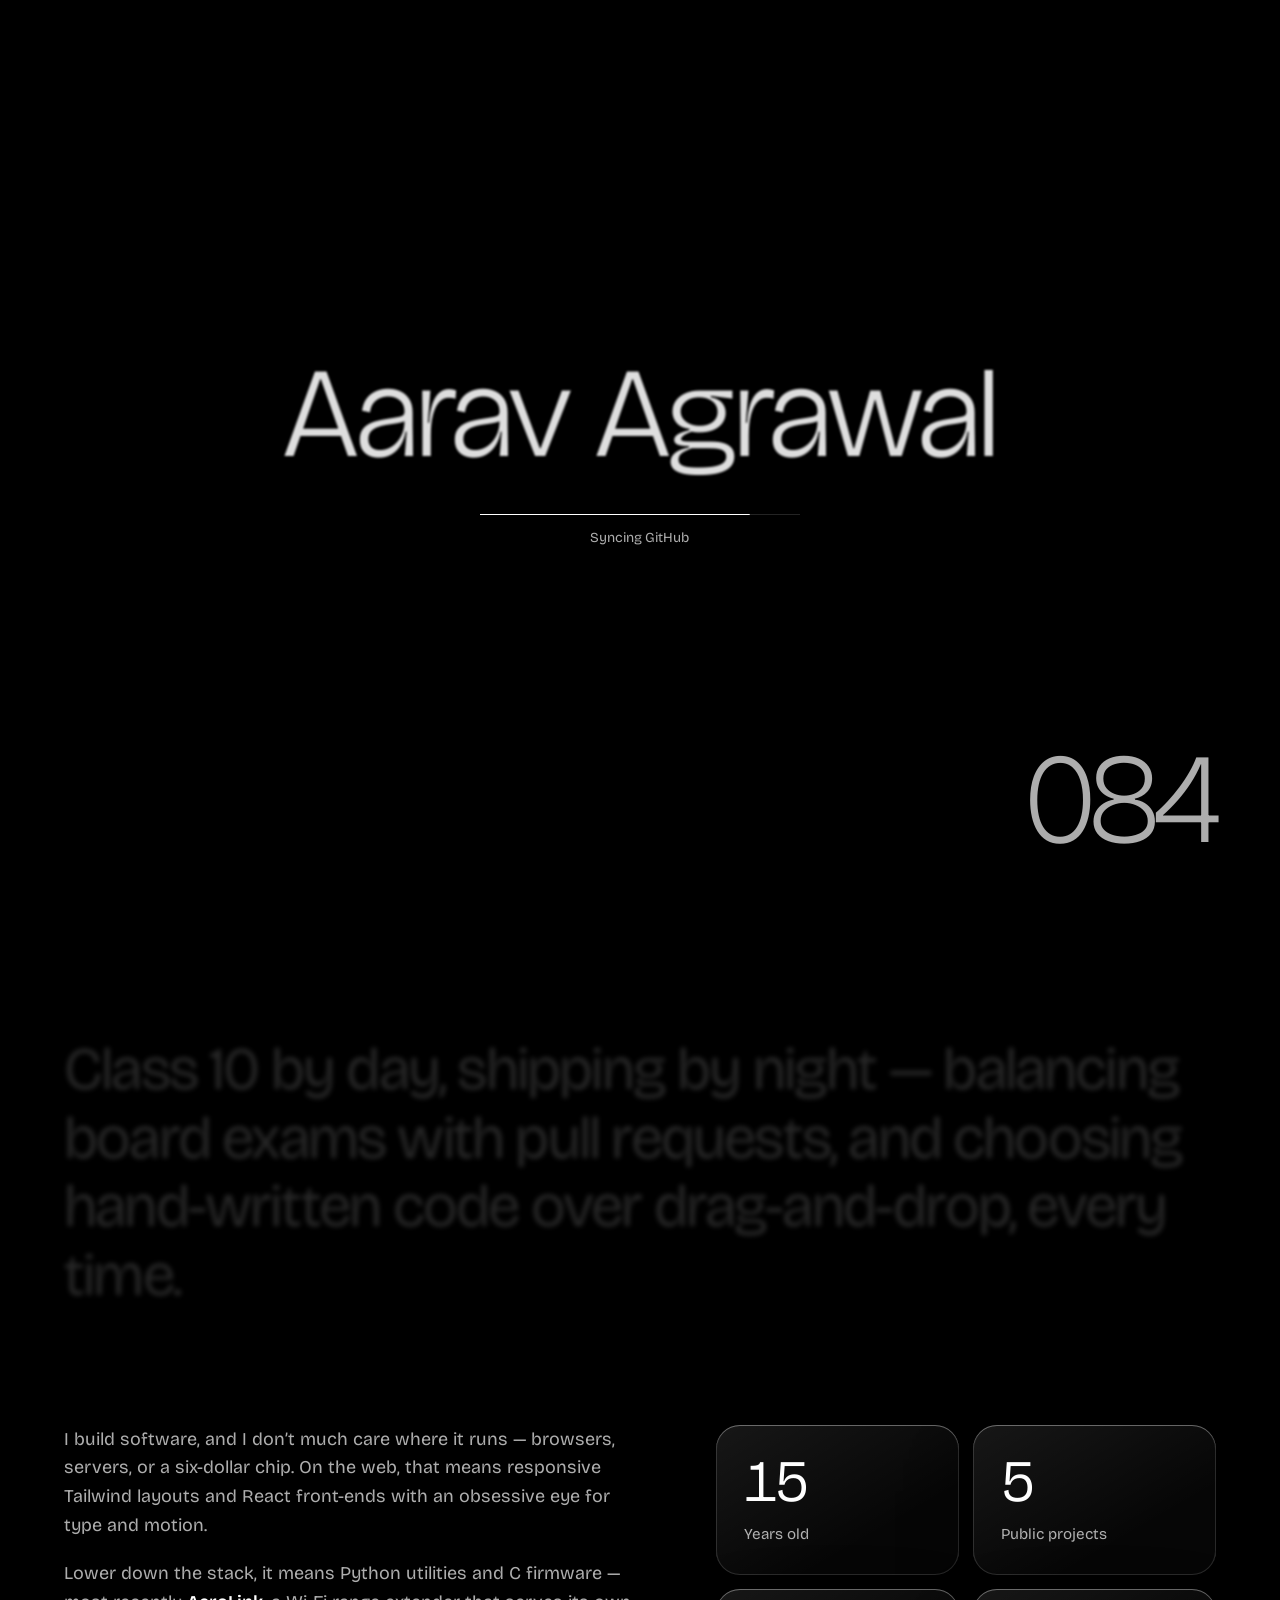
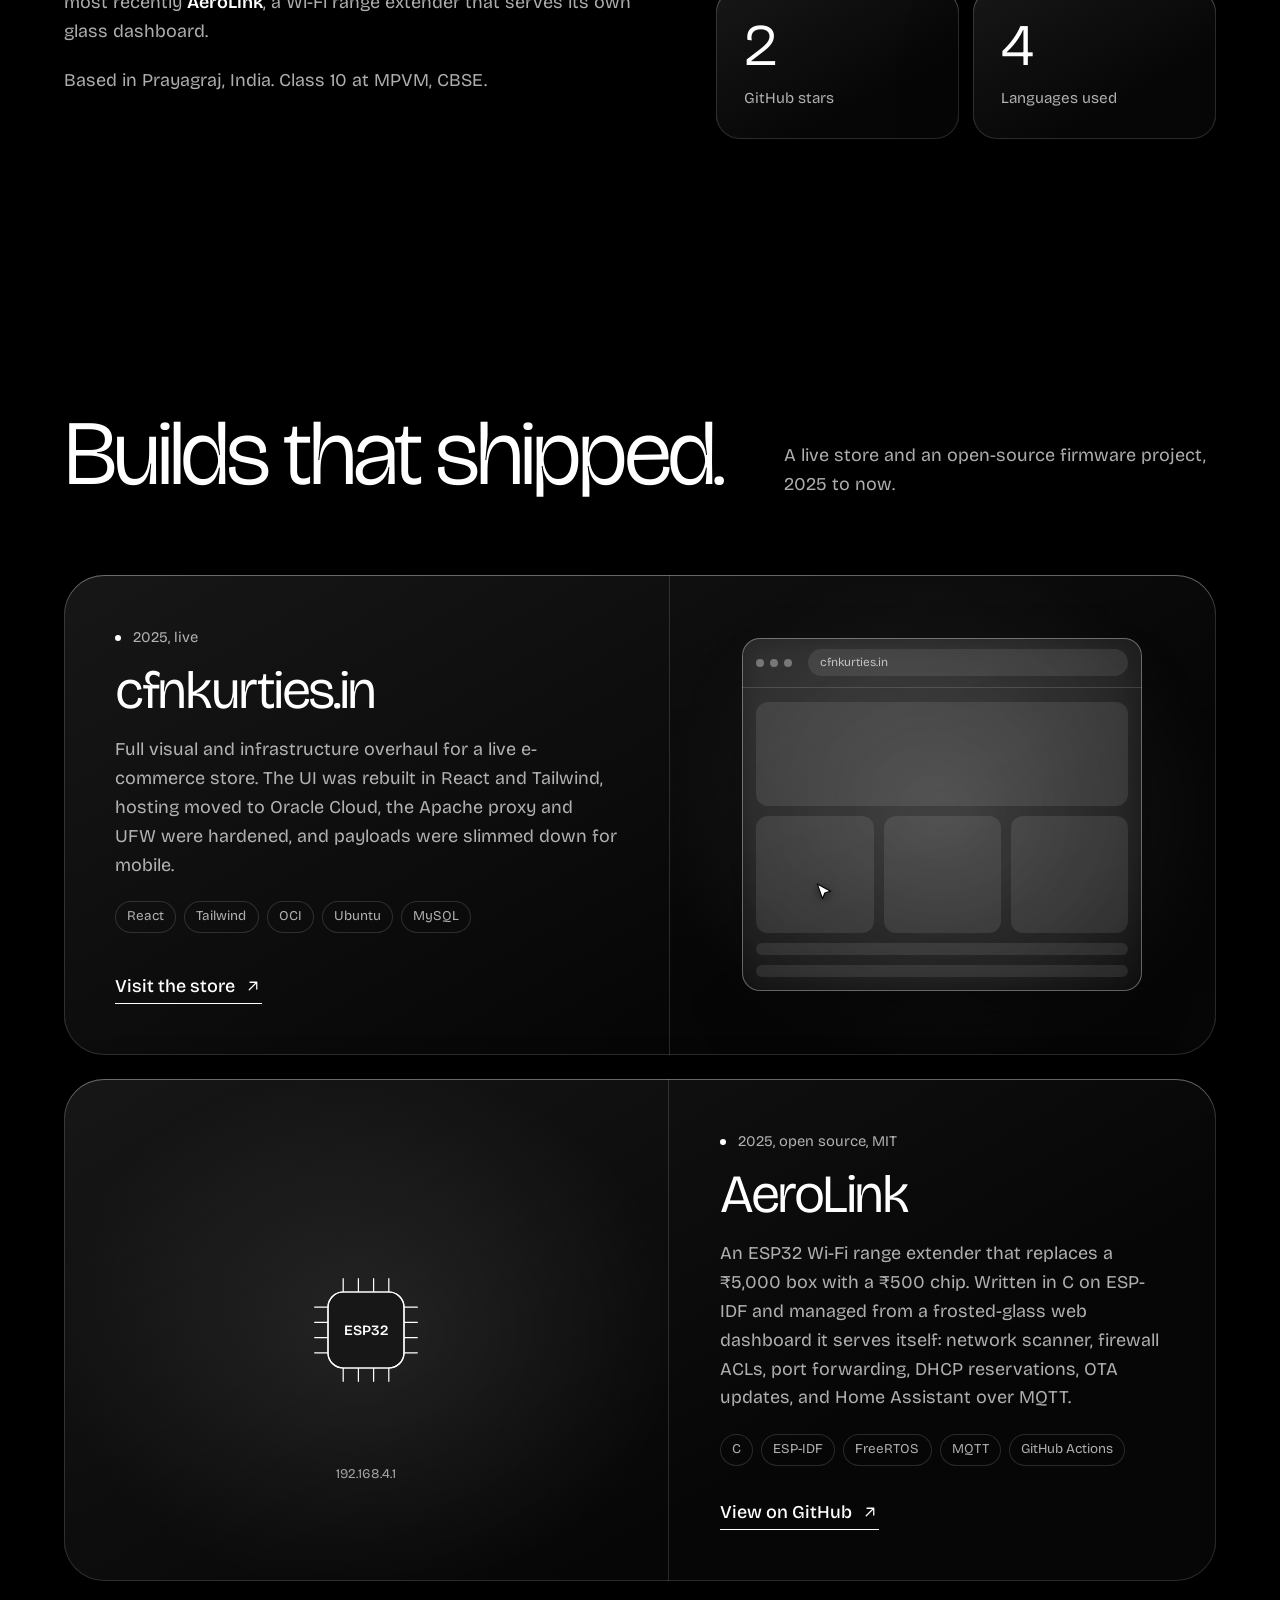
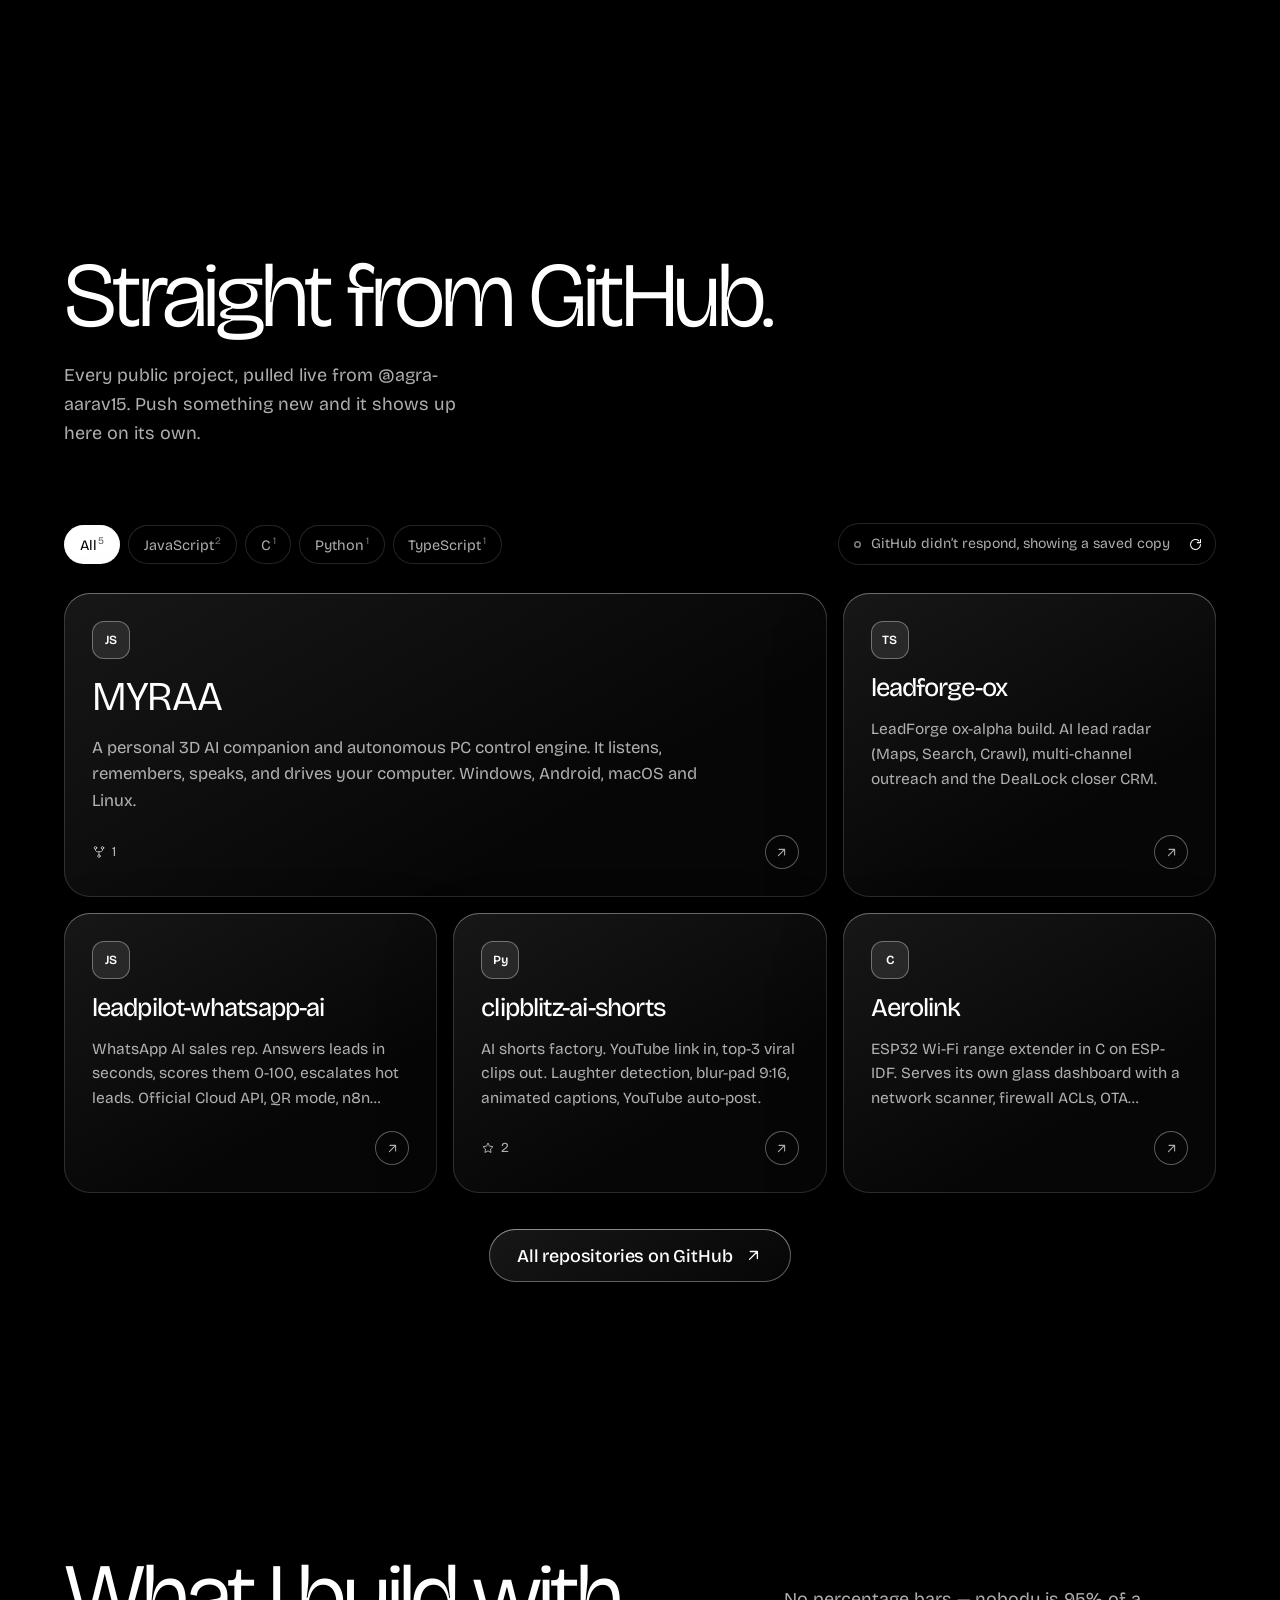
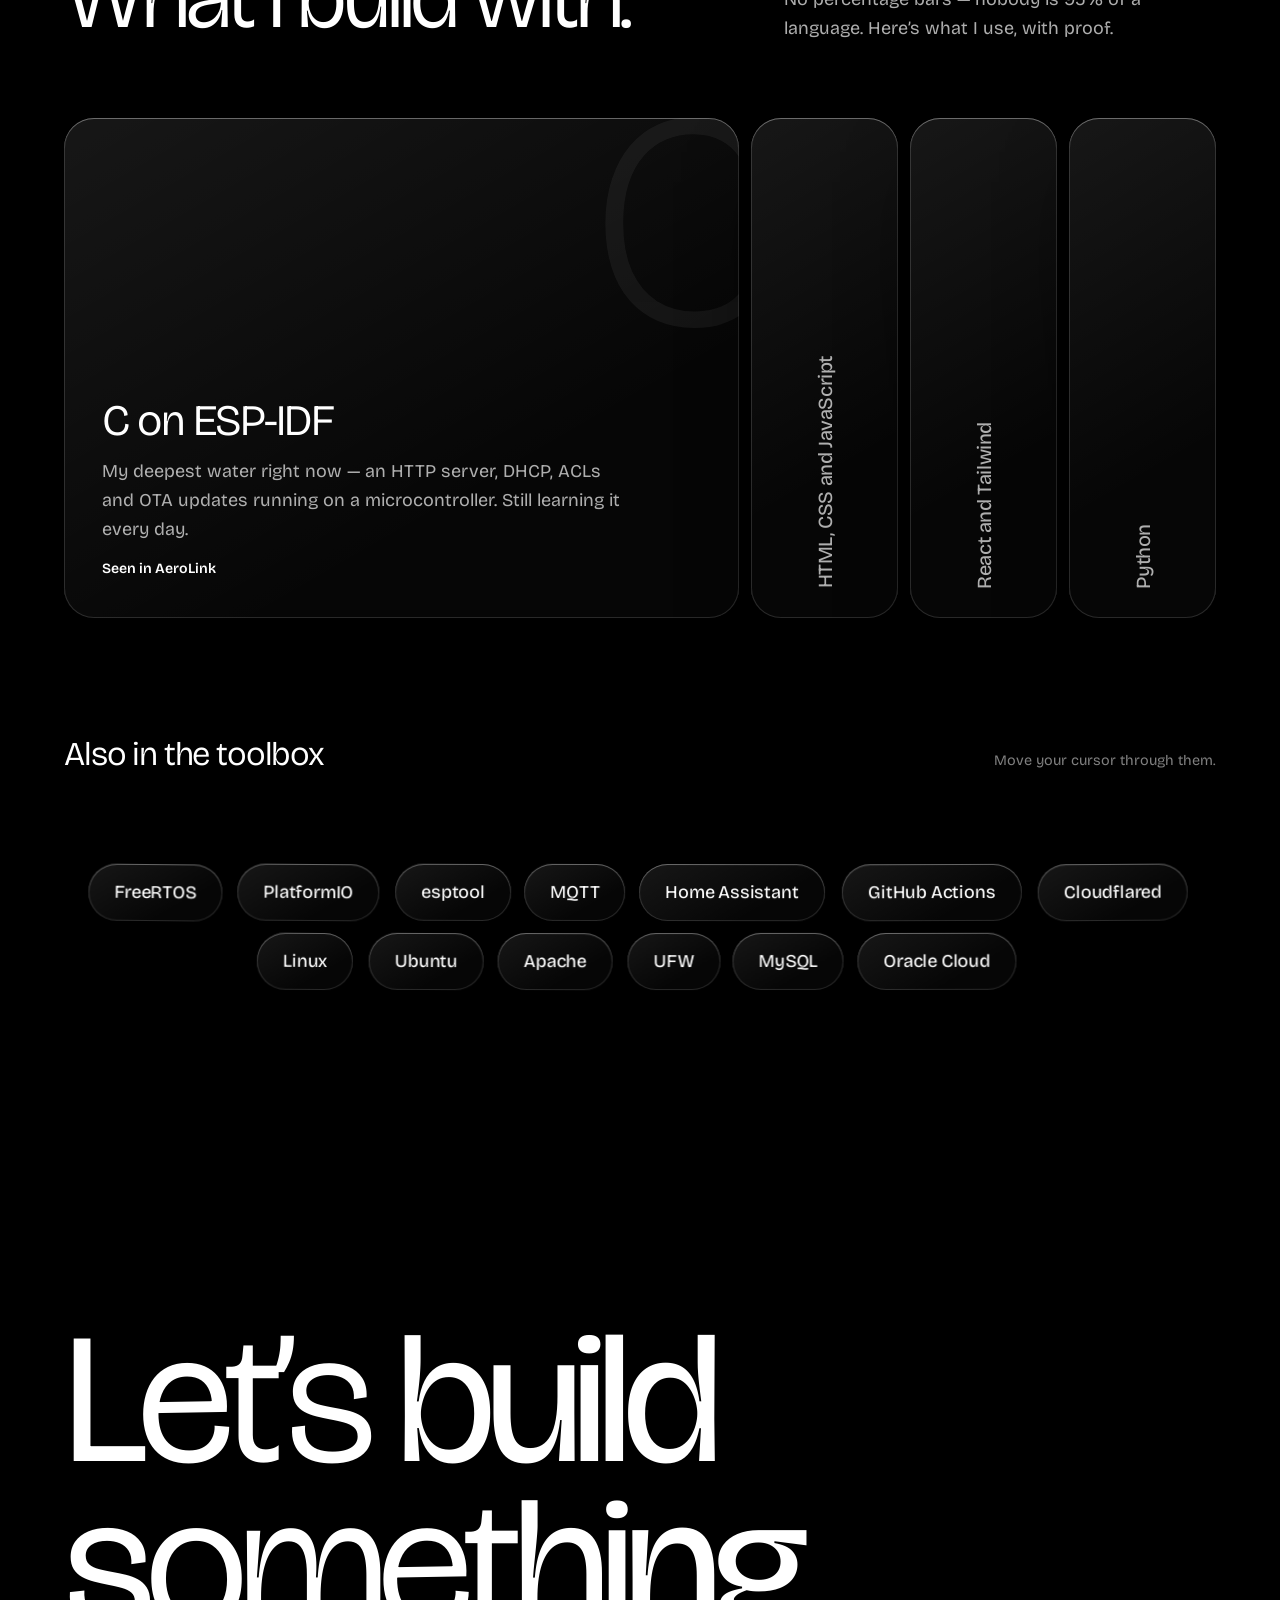
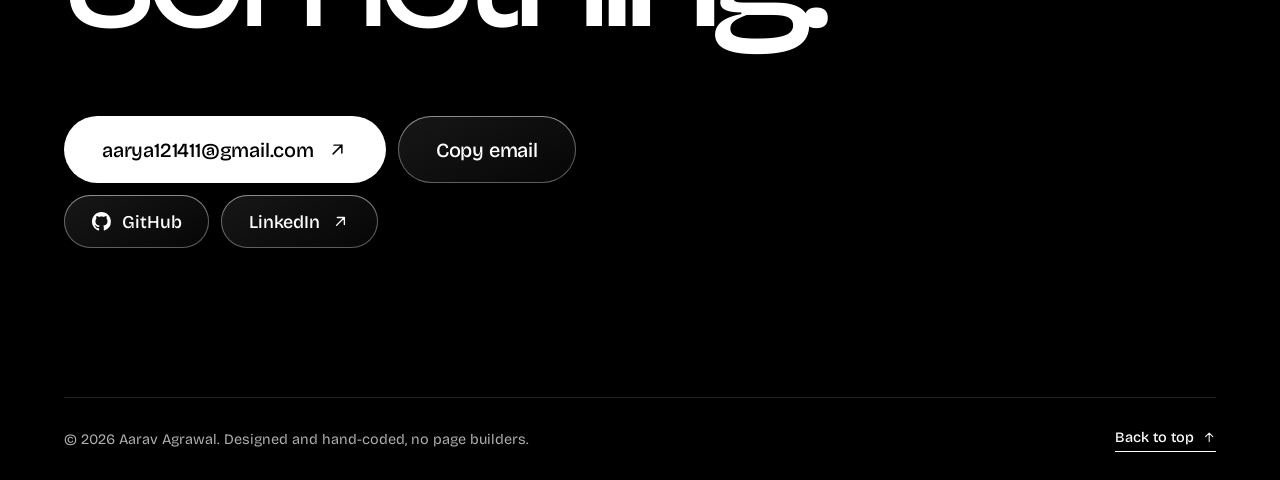
<file: index (3).html>
<!doctype html>
<html lang="en" data-theme="dark">
<head>
<meta charset="utf-8">
<meta name="viewport" content="width=device-width,initial-scale=1,viewport-fit=cover">
<title>Aarav Agrawal — Software, built by hand</title>
<meta name="description" content="Aarav Agrawal is a 15-year-old software builder in Prayagraj, India. Web front-ends, Python tools and firmware, written by hand.">
<meta name="theme-color" content="#000000">
<meta name="color-scheme" content="dark light">
<link rel="canonical" href="https://agra-aarav15.github.io/">
<meta property="og:type" content="website">
<meta property="og:url" content="https://agra-aarav15.github.io/">
<meta property="og:title" content="Aarav Agrawal — Software, built by hand">
<meta property="og:description" content="Web front-ends, Python tools and firmware, written by hand. No page builders.">
<meta name="twitter:card" content="summary">
<link rel="icon" href="data:image/svg+xml,%3Csvg xmlns='http://www.w3.org/2000/svg' viewBox='0 0 64 64'%3E%3Crect width='64' height='64' rx='18' fill='%23000'/%3E%3Cpath d='M18 47 32 16l14 31M24 37h16' fill='none' stroke='%23fff' stroke-width='5' stroke-linecap='round' stroke-linejoin='round'/%3E%3C/svg%3E">
<link rel="preconnect" href="https://fonts.googleapis.com">
<link rel="preconnect" href="https://fonts.gstatic.com" crossorigin>
<link rel="preconnect" href="https://api.github.com" crossorigin>
<link href="https://fonts.googleapis.com/css2?family=Bricolage+Grotesque:opsz,wdth,wght@12..96,75..100,200..800&display=swap" rel="stylesheet">
<script>
/* runs before first paint: flags JS, restores the saved theme */
(function(){var d=document.documentElement;d.classList.add('js','is-loading');
try{var t=localStorage.getItem('theme');if(t==='light'||t==='dark'){d.dataset.theme=t}}catch(e){}})();
</script>
<style>
/* =====================================================================
   TOKENS — everything is black, white and the greys between
   ===================================================================== */
:root{
  color-scheme:dark;
  --bg:#000;--fg:#fff;
  --fg-2:rgba(255,255,255,.68);--fg-3:rgba(255,255,255,.5);
  --line:rgba(255,255,255,.14);--line-strong:rgba(255,255,255,.34);
  --glass-a:rgba(255,255,255,.09);--glass-b:rgba(255,255,255,.025);--glass-hi:rgba(255,255,255,.26);
  --spot:rgba(255,255,255,.10);--spot-line:rgba(255,255,255,.8);
  --shadow:0 34px 90px -30px rgba(0,0,0,.9);
  --orb:rgba(255,255,255,.17);--dot:255,255,255;--grain:.075;
  --curtain:rgba(0,0,0,.3);--shimmer:rgba(255,255,255,.12);--nav-tint:rgba(0,0,0,.4);
  --ease:cubic-bezier(.16,1,.3,1);--ease-io:cubic-bezier(.76,0,.24,1);
  --pad:clamp(20px,5vw,64px);
  --font:"Bricolage Grotesque",ui-sans-serif,system-ui,-apple-system,"Segoe UI",Roboto,"Helvetica Neue",Arial,sans-serif;
}
:root[data-theme="light"]{
  color-scheme:light;
  --bg:#fff;--fg:#000;
  --fg-2:rgba(0,0,0,.66);--fg-3:rgba(0,0,0,.5);
  --line:rgba(0,0,0,.12);--line-strong:rgba(0,0,0,.3);
  --glass-a:rgba(0,0,0,.05);--glass-b:rgba(0,0,0,.012);--glass-hi:rgba(255,255,255,.95);
  --spot:rgba(0,0,0,.05);--spot-line:rgba(0,0,0,.6);
  --shadow:0 30px 70px -30px rgba(0,0,0,.35);
  --orb:rgba(0,0,0,.09);--dot:0,0,0;--grain:.1;
  --curtain:rgba(255,255,255,.35);--shimmer:rgba(255,255,255,.75);--nav-tint:rgba(255,255,255,.55);
}

/* =====================================================================
   BASE
   ===================================================================== */
*,*::before,*::after{box-sizing:border-box}
html{background:var(--bg);scroll-behavior:smooth;-webkit-text-size-adjust:100%;text-size-adjust:100%}
html.is-loading{overflow:hidden}
body{margin:0;background:var(--bg);color:var(--fg);font-family:var(--font);font-size:clamp(15px,.35vw + 14px,18px);line-height:1.6;font-optical-sizing:auto;-webkit-font-smoothing:antialiased;-moz-osx-font-smoothing:grayscale;overflow-x:clip}
h1,h2,h3,p,ul{margin:0}
ul{padding:0;list-style:none}
a{color:inherit;text-decoration:none}
button{font:inherit;color:inherit;background:none;border:0;padding:0;cursor:pointer}
svg{display:block}
::selection{background:var(--fg);color:var(--bg)}
:focus-visible{outline:2px solid var(--fg);outline-offset:3px}
.sr-only{position:absolute;width:1px;height:1px;margin:-1px;padding:0;overflow:hidden;clip:rect(0 0 0 0);white-space:nowrap;border:0}
.skip{position:fixed;left:16px;top:-64px;z-index:400;padding:10px 18px;border-radius:999px;background:var(--fg);color:var(--bg);transition:top .3s}
.skip:focus{top:16px}
.wrap{width:min(1240px,100% - var(--pad) * 2);margin-inline:auto}
main{position:relative;z-index:1}
.section{padding:clamp(88px,15vh,190px) 0}
.muted{color:var(--fg-2)}

/* =====================================================================
   BACKGROUND — dot field, drifting light, film grain
   ===================================================================== */
.bg{position:fixed;inset:0;z-index:0;pointer-events:none;overflow:hidden}
.bg canvas{position:absolute;inset:0;width:100%;height:100%;
  -webkit-mask-image:radial-gradient(125% 95% at 50% 38%,#000 32%,transparent 90%);
  mask-image:radial-gradient(125% 95% at 50% 38%,#000 32%,transparent 90%)}
.orb{position:absolute;border-radius:50%;background:radial-gradient(circle,var(--orb),transparent 62%);will-change:transform}
.o1{width:70vmax;height:70vmax;left:-24vmax;top:-30vmax;animation:d1 30s ease-in-out infinite alternate}
.o2{width:56vmax;height:56vmax;right:-22vmax;top:18vh;animation:d2 36s ease-in-out infinite alternate}
.o3{width:64vmax;height:64vmax;left:20vw;bottom:-44vmax;animation:d3 42s ease-in-out infinite alternate}
@keyframes d1{to{transform:translate3d(18vmax,12vmax,0) scale(1.12)}}
@keyframes d2{to{transform:translate3d(-14vmax,-10vmax,0) scale(.9)}}
@keyframes d3{to{transform:translate3d(-16vmax,-8vmax,0) scale(1.1)}}
.grain{position:fixed;inset:0;z-index:140;pointer-events:none;opacity:var(--grain);background-size:220px;
  background-image:url("data:image/svg+xml,%3Csvg xmlns='http://www.w3.org/2000/svg' width='220' height='220'%3E%3Cfilter id='n' x='0' y='0' width='100%25' height='100%25'%3E%3CfeTurbulence type='fractalNoise' baseFrequency='.8' numOctaves='2' stitchTiles='stitch'/%3E%3CfeColorMatrix values='0 0 0 0 1 0 0 0 0 1 0 0 0 0 1 1 0 0 0 0'/%3E%3C/filter%3E%3Crect width='100%25' height='100%25' filter='url(%23n)'/%3E%3C/svg%3E")}
:root[data-theme="light"] .grain{filter:invert(1)}
.progress{position:fixed;left:0;right:0;top:0;height:2px;z-index:120;pointer-events:none}
.progress i{display:block;height:100%;background:var(--fg);transform:scaleX(0);transform-origin:0 50%}

/* custom cursor (fine pointers only; JS adds .has-cursor) */
.cur{display:none}
@media (hover:hover) and (pointer:fine){
  html.has-cursor,html.has-cursor *{cursor:none!important}
  html.has-cursor .cur{display:block;position:fixed;left:0;top:0;pointer-events:none;z-index:300;mix-blend-mode:difference;opacity:0;transition:opacity .3s}
  .cur--dot{width:8px;height:8px;margin:-4px 0 0 -4px;border-radius:50%;background:#fff}
  .cur--ring{width:42px;height:42px;margin:-21px 0 0 -21px;border-radius:50%;border:1px solid #fff;transition:width .4s var(--ease),height .4s var(--ease),margin .4s var(--ease),background-color .4s,opacity .3s}
  .cur--ring.is-link{width:76px;height:76px;margin:-38px 0 0 -38px;background:#fff}
}

/* =====================================================================
   GLASS
   ===================================================================== */
.glass{position:relative;isolation:isolate;border-radius:var(--r,28px);
  background:linear-gradient(150deg,var(--glass-a),var(--glass-b) 70%);
  -webkit-backdrop-filter:blur(24px) saturate(160%);backdrop-filter:blur(24px) saturate(160%);
  box-shadow:inset 0 1px 0 var(--glass-hi),inset 0 0 0 1px var(--line),var(--shadow);
  transition:transform .35s var(--ease),box-shadow .5s}
.glass::before,.glass::after{content:"";position:absolute;inset:0;border-radius:inherit;pointer-events:none;opacity:0;transition:opacity .45s}
.glass::before{padding:1px;
  background:radial-gradient(280px circle at var(--mx,50%) var(--my,0%),var(--spot-line),transparent 70%);
  -webkit-mask:linear-gradient(#000 0 0) content-box,linear-gradient(#000 0 0);-webkit-mask-composite:xor;
  mask:linear-gradient(#000 0 0) content-box,linear-gradient(#000 0 0);mask-composite:exclude}
.glass::after{background:radial-gradient(460px circle at var(--mx,50%) var(--my,0%),var(--spot),transparent 65%);z-index:-1}
.glass:hover::before,.glass:hover::after{opacity:1}

/* =====================================================================
   FROST-IN — the one motion language: frosted -> in focus
   ===================================================================== */
.js .fx{opacity:0;filter:blur(16px);scale:1.04;
  transition:opacity 1s var(--ease) var(--d,0s),filter 1.1s var(--ease) var(--d,0s),scale 1.1s var(--ease) var(--d,0s)}
.js .fx.glass{transition:opacity 1s var(--ease) var(--d,0s),filter 1.1s var(--ease) var(--d,0s),scale 1.1s var(--ease) var(--d,0s),transform .35s var(--ease),box-shadow .5s}
.js .fx.in,.js.is-ready .hero .fx{opacity:1;filter:none;scale:1}
.js [data-split] .sw>span{display:inline-block;opacity:0;filter:blur(18px);scale:1.14;
  transition:opacity .9s var(--ease) calc(var(--i) * 70ms),filter 1s var(--ease) calc(var(--i) * 70ms),scale 1s var(--ease) calc(var(--i) * 70ms)}
.js [data-split].in .sw>span{opacity:1;filter:none;scale:1}
.js [data-react] .ch{opacity:0;filter:blur(22px);scale:1.08;
  transition:opacity 1.1s var(--ease) calc(var(--i) * 55ms + .1s),filter 1.2s var(--ease) calc(var(--i) * 55ms + .1s),scale 1.2s var(--ease) calc(var(--i) * 55ms + .1s)}
.js [data-react].in .ch{opacity:1;filter:none;scale:1}

/* =====================================================================
   LOADER — the name pulls into focus, then frosted glass curtains lift
   ===================================================================== */
.loader{display:none;position:fixed;inset:0;z-index:200;color:var(--fg)}
.js .loader{display:block}
.loader__half{position:absolute;left:0;right:0;height:50.2%;background:var(--bg);
  -webkit-backdrop-filter:blur(0);backdrop-filter:blur(0);
  transition:transform 1.05s var(--ease-io) .28s,background-color .55s ease .04s,backdrop-filter .55s ease .04s,-webkit-backdrop-filter .55s ease .04s}
.loader__half--top{top:0}
.loader__half--bot{bottom:0}
.loader.is-done .loader__half{background:var(--curtain);-webkit-backdrop-filter:blur(28px);backdrop-filter:blur(28px)}
.loader.is-done .loader__half--top{transform:translateY(-101%)}
.loader.is-done .loader__half--bot{transform:translateY(101%)}
.loader__center{position:absolute;inset:0;display:grid;place-content:center;justify-items:center;gap:clamp(18px,4vh,36px);
  transition:opacity .45s ease,filter .6s ease,scale .8s var(--ease)}
.loader.is-done .loader__center{opacity:0;filter:blur(18px);scale:1.08}
.loader__name{font-size:clamp(2.6rem,10vw,8.4rem);font-weight:250;line-height:1;white-space:nowrap;letter-spacing:.06em;filter:blur(28px);opacity:.18;will-change:filter,opacity}
.loader__meter{display:grid;justify-items:center;gap:12px;width:min(320px,62vw)}
.loader__bar{width:100%;height:1px;background:var(--line);overflow:hidden}
.loader__bar i{display:block;height:100%;background:var(--fg);transform:scaleX(0);transform-origin:0 50%}
.loader__cap{font-size:.86rem;color:var(--fg-2);min-height:1.5em}
.loader__num{position:absolute;right:var(--pad);bottom:clamp(18px,4vh,40px);font-size:clamp(3.4rem,10vw,8rem);font-weight:200;line-height:1;letter-spacing:-.05em;font-variant-numeric:tabular-nums;color:var(--fg-2);transition:opacity .4s}
.loader.is-done .loader__num{opacity:0}

/* =====================================================================
   NAV
   ===================================================================== */
.nav{position:fixed;top:max(14px,env(safe-area-inset-top));left:0;right:0;z-index:50;display:flex;justify-content:center;pointer-events:none;padding:0 14px}
.nav__pill{pointer-events:auto;display:flex;align-items:center;gap:6px;padding:6px;--r:999px;background-color:var(--nav-tint)}
.nav__logo{display:grid;place-items:center;width:40px;height:40px;border-radius:50%;background:var(--fg);color:var(--bg);font-weight:700;letter-spacing:-.05em;transition:transform .5s var(--ease)}
.nav__links{position:relative}
.nav__links ul{display:flex}
.nav__links a{position:relative;z-index:1;display:block;padding:.62em 1.05em;font-size:.93rem;color:var(--fg-2);border-radius:999px;transition:color .3s}
.nav__links a:hover,.nav__links a[aria-current="true"]{color:var(--fg)}
.nav__ind{position:absolute;left:0;top:0;height:100%;width:0;border-radius:999px;background:var(--glass-a);box-shadow:inset 0 0 0 1px var(--line-strong);opacity:0;transition:transform .6s var(--ease),width .6s var(--ease),opacity .3s}
.nav__btn{position:relative;display:grid;place-items:center;width:40px;height:40px;border-radius:50%;color:var(--fg);transition:background-color .3s}
.nav__btn:hover{background:var(--glass-a)}
.nav__btn svg{position:absolute;transition:transform .7s var(--ease),opacity .4s}
.i-moon{opacity:0;transform:rotate(-90deg) scale(.4)}
:root[data-theme="light"] .i-sun{opacity:0;transform:rotate(90deg) scale(.4)}
:root[data-theme="light"] .i-moon{opacity:1;transform:none}
.nav__burger{display:none}
.nav__burger i{position:absolute;left:12px;right:12px;height:1.5px;background:currentColor;border-radius:2px;transition:transform .55s var(--ease)}
.nav__burger i:nth-child(1){top:16px}
.nav__burger i:nth-child(2){top:23px}
.menu-open .nav__burger i:nth-child(1){transform:translateY(3.5px) rotate(45deg)}
.menu-open .nav__burger i:nth-child(2){transform:translateY(-3.5px) rotate(-45deg)}

.menu{position:fixed;inset:0;z-index:45;display:grid;place-content:center;gap:4px;padding:var(--pad);
  background:rgba(0,0,0,.72);-webkit-backdrop-filter:blur(26px);backdrop-filter:blur(26px);
  clip-path:circle(0 at calc(100% - 52px) 36px);visibility:hidden;
  transition:clip-path .85s var(--ease-io),visibility 0s .85s}
:root[data-theme="light"] .menu{background:rgba(255,255,255,.75)}
.menu-open .menu{clip-path:circle(160% at calc(100% - 52px) 36px);visibility:visible;transition:clip-path .85s var(--ease-io),visibility 0s}
.menu a{font-size:clamp(2.6rem,12vw,4.4rem);font-weight:300;letter-spacing:-.04em;line-height:1.1;opacity:0;filter:blur(16px);
  transition:opacity .5s ease,filter .6s ease}
.menu-open .menu a{opacity:1;filter:none;transition:opacity .8s var(--ease) calc(var(--i) * 70ms + .3s),filter .9s var(--ease) calc(var(--i) * 70ms + .3s)}
.menu-open{overflow:hidden}

/* =====================================================================
   BUTTONS & CHIPS
   ===================================================================== */
.btn{--fill:var(--bg);position:relative;display:inline-flex;align-items:center;gap:.65em;padding:.95em 1.55em;border-radius:999px;font-weight:500;letter-spacing:-.01em;line-height:1;overflow:hidden;isolation:isolate;
  transition:color .45s var(--ease),transform .5s var(--ease),box-shadow .4s}
.btn::before{content:"";position:absolute;left:-10%;right:-10%;top:0;height:100%;background:var(--fill);border-radius:50% 50% 0 0/120% 120% 0 0;transform:translateY(102%);transition:transform .6s var(--ease),border-radius .6s var(--ease);z-index:-1}
.btn:hover::before,.btn:focus-visible::before{transform:translateY(0);border-radius:0}
.btn svg{width:1.05em;height:1.05em;flex:none;transition:transform .5s var(--ease)}
.btn:hover svg{transform:translate(2px,-2px)}
.btn--solid{background:var(--fg);color:var(--bg)}
.btn--solid:hover,.btn--solid:focus-visible{color:var(--fg);box-shadow:0 0 0 1px var(--fg)}
.btn--glass{--fill:var(--fg);color:var(--fg);background:linear-gradient(150deg,var(--glass-a),var(--glass-b));-webkit-backdrop-filter:blur(18px);backdrop-filter:blur(18px);box-shadow:inset 0 1px 0 var(--glass-hi),inset 0 0 0 1px var(--line-strong)}
.btn--glass:hover,.btn--glass:focus-visible{color:var(--bg)}
.btn--lg{padding:1.15em 1.9em;font-size:clamp(1rem,1.6vw,1.25rem)}
.btn--down:hover svg{transform:translateY(3px)}

.chip{padding:.55em 1.1em;border-radius:999px;font-size:.9rem;color:var(--fg-2);box-shadow:inset 0 0 0 1px var(--line);transition:color .3s,background-color .35s,box-shadow .3s}
.chip sup{font-size:.7em;margin-left:.15em;opacity:.65}
.chip:hover{color:var(--fg);box-shadow:inset 0 0 0 1px var(--line-strong)}
.chip[aria-pressed="true"]{background:var(--fg);color:var(--bg);box-shadow:none}

/* =====================================================================
   HERO
   ===================================================================== */
.hero{position:relative;min-height:100svh;display:flex;align-items:flex-end;padding:clamp(84px,12vh,130px) 0 clamp(22px,4vh,48px);overflow-x:clip}
.hero__wrap{position:relative;z-index:2;will-change:transform,opacity}
.role{display:flex;gap:.45em;align-items:flex-start;line-height:1.35;font-size:clamp(1.15rem,2.2vw,1.75rem);letter-spacing:-.025em;color:var(--fg-2);margin-bottom:clamp(10px,2vh,24px)}
.role>span:first-child{display:block;height:1.35em}
.roller{display:inline-block;height:1.35em;overflow:hidden;vertical-align:bottom;color:var(--fg)}
.roller__track{display:flex;flex-direction:column;animation:roll 10s cubic-bezier(.77,0,.18,1) infinite}
.roller__track span{display:block;height:1.35em;line-height:1.35;white-space:nowrap}
@keyframes roll{0%,27%{transform:translateY(0)}33%,60%{transform:translateY(-1.35em)}66%,93%{transform:translateY(-2.7em)}100%{transform:translateY(-4.05em)}}
.name{font-weight:300;font-size:clamp(4rem,min(19vw,29vh),22rem);line-height:.82;letter-spacing:-.05em;margin-left:-.04em}
.name .line{display:block;white-space:nowrap;padding-bottom:.04em}
.ch{display:inline-block}
.hero__foot{display:flex;justify-content:space-between;align-items:flex-end;flex-wrap:wrap;gap:24px 40px;margin-top:clamp(20px,3.5vh,48px)}
.lede{max-width:40ch;font-size:clamp(1rem,1.35vw,1.2rem);line-height:1.5;color:var(--fg-2);letter-spacing:-.01em}
.cta{display:flex;flex-wrap:wrap;gap:12px;margin-top:18px}
.live{--r:999px;display:inline-flex;align-items:center;gap:14px;padding:10px 22px 10px 10px;max-width:100%}
.live__av{width:44px;height:44px;flex:none;border-radius:50%;object-fit:cover;filter:grayscale(1) contrast(1.08);box-shadow:0 0 0 1px var(--line-strong)}
.live__txt{display:grid;line-height:1.3;min-width:0}
.live__txt strong{font-weight:600;letter-spacing:-.01em}
.live__txt span{font-size:.86rem;color:var(--fg-2);white-space:nowrap;overflow:hidden;text-overflow:ellipsis}
.live__dot{position:relative;width:8px;height:8px;border-radius:50%;background:var(--fg);flex:none}
.live__dot::after{content:"";position:absolute;inset:0;border-radius:50%;background:var(--fg);animation:pulse 2.2s ease-out infinite}
@keyframes pulse{to{transform:scale(3.6);opacity:0}}

.sphere{position:absolute;z-index:1;top:clamp(84px,13vh,140px);right:max(var(--pad),2vw);width:clamp(210px,50vmin,540px);aspect-ratio:1;pointer-events:none;will-change:transform,opacity}
.sphere::before{content:"";position:absolute;inset:3%;border-radius:50%;
  background:radial-gradient(circle at 32% 24%,var(--glass-a),var(--glass-b) 55%,transparent 72%);
  box-shadow:inset 0 1px 0 var(--glass-hi),inset 0 0 0 1px var(--line);
  -webkit-backdrop-filter:blur(10px);backdrop-filter:blur(10px)}
.sphere::after{content:"";position:absolute;left:20%;top:11%;width:30%;height:15%;border-radius:50%;transform:rotate(-28deg);
  background:radial-gradient(closest-side,var(--glass-hi),transparent);opacity:.55;filter:blur(6px)}
.sphere canvas{position:absolute;inset:0;width:100%;height:100%}

/* =====================================================================
   SECTION HEADS & TYPE
   ===================================================================== */
.sec-head{display:flex;justify-content:space-between;align-items:flex-end;flex-wrap:wrap;gap:20px 56px;margin-bottom:clamp(36px,6vw,76px)}
h2{font-size:clamp(2.7rem,7.2vw,6.4rem);font-weight:300;line-height:.98;letter-spacing:-.045em;max-width:11em}
.sec-head p{max-width:36ch;color:var(--fg-2)}
.sw{display:inline-block}

/* PROFILE */
.statement{font-size:clamp(1.9rem,4.7vw,4.1rem);line-height:1.14;letter-spacing:-.03em;font-weight:350;max-width:21em}
.statement .w{display:inline-block;opacity:.16;will-change:opacity,filter}
.profile__grid{display:grid;grid-template-columns:minmax(0,1.15fr) minmax(0,1fr);gap:clamp(32px,6vw,96px);margin-top:clamp(48px,9vw,120px);align-items:start}
.profile__text{display:grid;gap:1.1em;max-width:54ch;color:var(--fg-2)}
.profile__text strong{color:var(--fg);font-weight:600}
.stats{display:grid;grid-template-columns:1fr 1fr;gap:14px}
.stat{--r:24px;padding:clamp(20px,2.4vw,28px);display:grid;gap:10px;align-content:space-between;min-height:150px}
.stat b{font-size:clamp(2.6rem,4.6vw,4rem);font-weight:300;line-height:1;letter-spacing:-.05em;font-variant-numeric:tabular-nums}
.stat span{color:var(--fg-2);font-size:.95rem}

/* WORK */
.feature{--r:40px;display:grid;grid-template-columns:1.05fr .95fr;min-height:480px;overflow:hidden}
.feature+.feature{margin-top:24px}
.feature__body{display:flex;flex-direction:column;justify-content:space-between;gap:32px;padding:clamp(26px,4vw,60px)}
.feature__meta{display:flex;align-items:center;gap:12px;color:var(--fg-2);font-size:.92rem}
.feature__meta i{width:6px;height:6px;border-radius:50%;background:var(--fg)}
.feature h3{font-size:clamp(2.1rem,4.2vw,3.7rem);font-weight:350;line-height:1;letter-spacing:-.045em;margin:14px 0 18px}
.feature p{max-width:46ch;color:var(--fg-2)}
.tags{display:flex;flex-wrap:wrap;gap:8px;margin-top:22px}
.tags li{padding:.38em .9em;border-radius:999px;font-size:.84rem;color:var(--fg-2);box-shadow:inset 0 0 0 1px var(--line)}
.feature__visual{position:relative;display:grid;place-items:center;overflow:hidden;box-shadow:inset 1px 0 0 var(--line);padding:clamp(20px,3vw,44px)}
.feature--flip .feature__visual{order:-1;box-shadow:inset -1px 0 0 var(--line)}
.feature__visual::before{content:"";position:absolute;inset:0;background:radial-gradient(70% 70% at 50% 50%,var(--glass-a),transparent 75%)}
.link{display:inline-flex;align-items:center;gap:.5em;font-weight:500;width:max-content;padding-bottom:3px;background:linear-gradient(currentColor,currentColor) 0 100%/100% 1px no-repeat;transition:background-size .5s var(--ease)}
.link:hover{background-size:0 1px;background-position:100% 100%}
.link svg{width:1em;height:1em;transition:transform .5s var(--ease)}
.link:hover svg{transform:translate(3px,-3px)}

.viz{position:relative;width:min(100%,380px);height:auto;color:var(--fg);overflow:visible}
.ring{transform-box:fill-box;transform-origin:center;animation:ping 5.2s cubic-bezier(.2,.55,.3,1) infinite;opacity:0}
.ring:nth-child(2){animation-delay:1.3s}.ring:nth-child(3){animation-delay:2.6s}.ring:nth-child(4){animation-delay:3.9s}
@keyframes ping{0%{transform:scale(.55);opacity:0}12%{opacity:.8}100%{transform:scale(3.3);opacity:0}}
.chipcore{transform-box:fill-box;transform-origin:center;animation:breathe 3.4s ease-in-out infinite}
@keyframes breathe{50%{transform:scale(1.045)}}

.mock{position:relative;width:min(92%,400px);border-radius:18px;overflow:hidden;background:linear-gradient(160deg,var(--glass-a),var(--glass-b));box-shadow:inset 0 0 0 1px var(--line-strong),0 36px 70px -34px rgba(0,0,0,.7);-webkit-backdrop-filter:blur(12px);backdrop-filter:blur(12px)}
.mock__bar{display:flex;align-items:center;gap:6px;padding:11px 14px;border-bottom:1px solid var(--line)}
.mock__bar i{width:8px;height:8px;border-radius:50%;background:var(--line-strong)}
.mock__bar span{margin-left:10px;flex:1;padding:4px 12px;border-radius:999px;background:var(--glass-a);font-size:.74rem;color:var(--fg-2)}
.mock__body{position:relative;display:grid;gap:10px;padding:14px}
.sk{position:relative;overflow:hidden;border-radius:12px;background:var(--glass-a)}
.sk::after{content:"";position:absolute;inset:0;background:linear-gradient(100deg,transparent 30%,var(--shimmer) 50%,transparent 70%);transform:translateX(-100%);animation:shimmer 2.4s infinite}
@keyframes shimmer{to{transform:translateX(100%)}}
.mock__hero{height:104px}
.mock__row{display:grid;grid-template-columns:repeat(3,1fr);gap:10px}
.mock__tile{aspect-ratio:1}
.mock__tile:nth-child(1){animation:pick 6s infinite}
.mock__tile:nth-child(2){animation:pick 6s 2s infinite}
.mock__tile:nth-child(3){animation:pick 6s 4s infinite}
@keyframes pick{0%,30%{box-shadow:inset 0 0 0 1.5px var(--fg)}38%,100%{box-shadow:inset 0 0 0 1.5px transparent}}
.mock__line{height:12px;border-radius:6px}
.mock__line:last-child{width:62%}
.mock__cursor{position:absolute;left:18%;top:64%;width:20px;height:20px;color:var(--fg);filter:drop-shadow(0 2px 4px rgba(0,0,0,.5));animation:wander 6s var(--ease-io) infinite}
@keyframes wander{0%,30%{left:18%}36%,63%{left:50%}69%,97%{left:82%}100%{left:18%}}

/* PROJECTS */
.toolbar{display:flex;justify-content:space-between;align-items:center;flex-wrap:wrap;gap:16px 24px}
.filters{display:flex;flex-wrap:wrap;gap:8px}
.sync{display:inline-flex;align-items:center;gap:10px;padding:6px 6px 6px 16px;border-radius:999px;font-size:.88rem;color:var(--fg-2);box-shadow:inset 0 0 0 1px var(--line);max-width:100%}
.sync span{min-width:0;overflow:hidden;text-overflow:ellipsis;white-space:nowrap}
.sync__dot{width:7px;height:7px;border-radius:50%;background:var(--fg);animation:blink 2.4s ease-in-out infinite}
.sync[data-state="snapshot"] .sync__dot,.sync[data-state="stale"] .sync__dot{animation:none;background:transparent;box-shadow:inset 0 0 0 1.5px var(--fg-3)}
@keyframes blink{50%{opacity:.25}}
.sync__btn{display:grid;place-items:center;width:30px;height:30px;border-radius:50%;color:var(--fg);transition:background-color .3s}
.sync__btn:hover{background:var(--glass-a)}
.sync__btn svg{width:15px;height:15px}
.sync__btn.is-spin svg{animation:spin .8s linear infinite}
@keyframes spin{to{transform:rotate(360deg)}}

.grid{display:grid;grid-template-columns:repeat(3,minmax(0,1fr));gap:16px;margin-top:28px}
.repo{--r:26px;display:flex;flex-direction:column;gap:14px;padding:clamp(20px,2.2vw,28px);min-height:236px}
.repo[hidden]{display:none!important}
.repo.is-lead{grid-column:span 2}
.repo__top{display:flex;align-items:center;gap:10px}
.repo__badge{display:grid;place-items:center;min-width:38px;height:38px;padding:0 9px;border-radius:12px;font-size:.78rem;font-weight:600;letter-spacing:-.01em;box-shadow:inset 0 0 0 1px var(--line-strong);background:var(--glass-a)}
.repo__new{padding:.25em .7em;border-radius:999px;font-size:.76rem;font-weight:600;background:var(--fg);color:var(--bg)}
.repo__site{position:relative;z-index:2;margin-left:auto;display:inline-flex;align-items:center;gap:.35em;font-size:.84rem;color:var(--fg-2);transition:color .3s}
.repo__site:hover{color:var(--fg)}
.repo__site svg{width:1em;height:1em}
.repo__name{font-size:clamp(1.3rem,2vw,1.7rem);font-weight:450;letter-spacing:-.035em;line-height:1.15;overflow-wrap:anywhere}
.repo.is-lead .repo__name{font-size:clamp(1.8rem,3.2vw,2.7rem);font-weight:350}
.repo__link::after{content:"";position:absolute;inset:0;z-index:1;border-radius:inherit}
.repo__link:focus-visible{outline:none}
.repo:has(.repo__link:focus-visible){outline:2px solid var(--fg);outline-offset:4px}
.repo__desc{color:var(--fg-2);font-size:.97rem;display:-webkit-box;-webkit-line-clamp:3;-webkit-box-orient:vertical;overflow:hidden;max-width:58ch}
.repo.is-lead .repo__desc{-webkit-line-clamp:4;font-size:1.05rem}
.repo__meta{display:flex;align-items:center;gap:16px;margin-top:auto;padding-top:6px;font-size:.86rem;color:var(--fg-2)}
.repo__meta .m{display:inline-flex;align-items:center;gap:.4em}
.repo__meta svg{width:14px;height:14px}
.repo__go{margin-left:auto;display:grid;place-items:center;width:34px;height:34px;border-radius:50%;box-shadow:inset 0 0 0 1px var(--line-strong);transition:transform .6s var(--ease),background-color .4s,color .4s}
.repo__go svg{width:15px;height:15px}
.repo:hover .repo__go{transform:rotate(45deg);background:var(--fg);color:var(--bg)}
.repo--sk{min-height:236px;gap:16px}
.repo--sk .sk{height:14px;border-radius:7px}
.grid__more{margin-top:36px;display:flex;justify-content:center}

/* STACK */
.panels{display:flex;gap:12px;height:clamp(400px,56vh,500px)}
.panel{--r:30px;flex:1 1 0;min-width:0;display:block;position:relative;overflow:hidden;text-align:left;transition:flex-grow .85s var(--ease),transform .35s var(--ease),box-shadow .5s}
.js .fx.panel{transition:opacity 1s var(--ease) var(--d,0s),filter 1.1s var(--ease) var(--d,0s),scale 1.1s var(--ease) var(--d,0s),flex-grow .85s var(--ease),transform .35s var(--ease),box-shadow .5s}
.panel.is-open{flex-grow:4.6}
.panel__v{position:absolute;left:50%;bottom:30px;font-size:1.25rem;font-weight:450;letter-spacing:-.02em;white-space:nowrap;writing-mode:vertical-rl;transform:translateX(-50%) rotate(180deg);transition:opacity .35s ease,color .3s;color:var(--fg-2)}
.panel:hover .panel__v{color:var(--fg)}
.panel.is-open .panel__v{opacity:0}
.panel__in{position:absolute;inset:0;display:flex;flex-direction:column;justify-content:flex-end;gap:14px;padding:clamp(22px,3vw,40px);opacity:0;pointer-events:none;transition:opacity .3s ease}
.panel.is-open .panel__in{opacity:1;transition:opacity .7s ease .3s}
.panel__t{display:block;font-size:clamp(1.8rem,3.4vw,3rem);font-weight:350;line-height:1.02;letter-spacing:-.045em}
.panel__p{display:block;max-width:44ch;color:var(--fg-2)}
.panel__ref{display:block;font-size:.88rem;font-weight:600}
.panel__ghost{position:absolute;right:-.06em;top:-.16em;font-size:clamp(12rem,24vw,22rem);font-weight:200;line-height:1;letter-spacing:-.08em;color:var(--fg);opacity:0;pointer-events:none;user-select:none;transition:opacity .9s ease}
.panel.is-open .panel__ghost{opacity:.05;transition-delay:.25s}
.toolbox{margin-top:clamp(56px,9vw,110px)}
.toolbox__head{display:flex;justify-content:space-between;align-items:baseline;flex-wrap:wrap;gap:8px 24px}
.toolbox h3{font-size:clamp(1.5rem,2.6vw,2.2rem);font-weight:350;letter-spacing:-.035em}
.hint{font-size:.9rem;color:var(--fg-3)}
.pills{position:relative;margin-top:20px;height:260px}
.pill{--r:999px;position:absolute;left:0;top:0;padding:.78em 1.45em;font-weight:450;letter-spacing:-.01em;white-space:nowrap;user-select:none;transition:none;will-change:transform}
.pills.is-static{display:flex;flex-wrap:wrap;gap:10px;height:auto!important}
.pills.is-static .pill{position:static;transition:transform .35s var(--ease)}
@media (hover:none){.hint{display:none}}

/* CONTACT */
.contact{padding-bottom:0}
.contact__title{max-width:none;font-size:clamp(3.4rem,14.5vw,15rem);line-height:.84;letter-spacing:-.055em;font-weight:300}
.contact__title .line{display:block;white-space:nowrap;padding-bottom:.05em}
.contact__row{display:flex;flex-wrap:wrap;gap:12px;margin-top:clamp(32px,6vw,64px)}
.contact__links{display:flex;flex-wrap:wrap;gap:12px;margin-top:12px}
.foot{display:flex;justify-content:space-between;align-items:center;flex-wrap:wrap;gap:14px 28px;margin-top:clamp(72px,12vw,150px);padding:28px 0 max(28px,env(safe-area-inset-bottom));color:var(--fg-2);font-size:.9rem;box-shadow:0 -1px 0 var(--line)}
.foot a{color:var(--fg)}

/* =====================================================================
   RESPONSIVE
   ===================================================================== */
@media (max-width:980px){
  .grid{grid-template-columns:repeat(2,minmax(0,1fr))}
  .profile__grid{grid-template-columns:1fr}
  .feature{grid-template-columns:1fr}
  .feature__visual,.feature--flip .feature__visual{order:-1;min-height:300px;box-shadow:inset 0 -1px 0 var(--line)}
}
@media (max-width:760px){
  .nav__links{display:none}
  .nav__burger{display:grid}
  .nav__pill{justify-content:space-between;min-width:min(100%,260px)}
  .panels{flex-direction:column;height:auto}
  .panel{flex:none;height:78px;transition:height .8s var(--ease),transform .35s var(--ease),box-shadow .5s}
  .js .fx.panel{transition:opacity 1s var(--ease) var(--d,0s),filter 1.1s var(--ease) var(--d,0s),scale 1.1s var(--ease) var(--d,0s),height .8s var(--ease),transform .35s var(--ease),box-shadow .5s}
  .panel.is-open{height:290px}
  .panel__v{writing-mode:horizontal-tb;transform:none;left:24px;bottom:auto;top:50%;translate:0 -50%}
  .panel__ghost{font-size:11rem}
}
@media (max-width:640px){
  .grid{grid-template-columns:1fr}
  .repo.is-lead{grid-column:auto}
  .stats{grid-template-columns:1fr 1fr}
  .btn{padding:.9em 1.3em}
  .hero__foot{align-items:flex-start}
  .name{font-size:clamp(4rem,min(22vw,29vh),22rem)}
}

/* =====================================================================
   REDUCED MOTION
   ===================================================================== */
@media (prefers-reduced-motion:reduce){
  html{scroll-behavior:auto}
  *,*::before,*::after{animation-duration:.001ms!important;animation-iteration-count:1!important;transition-duration:.001ms!important;transition-delay:0s!important}
  .js .fx,.js [data-split] .sw>span,.js [data-react] .ch{opacity:1!important;filter:none!important;scale:none!important}
  .statement .w{opacity:1!important}
  .ring{opacity:.35}
}
</style>
<noscript><style>.loader{display:none!important}.statement .w{opacity:1}</style></noscript>
</head>
<body>
<a class="skip" href="#main">Skip to content</a>

<!-- ============================ LOADER ============================ -->
<div class="loader" id="loader" role="status" aria-live="polite" aria-label="Loading">
  <div class="loader__half loader__half--top"></div>
  <div class="loader__half loader__half--bot"></div>
  <div class="loader__center">
    <div class="loader__name" aria-hidden="true">Aarav Agrawal</div>
    <div class="loader__meter">
      <div class="loader__bar"><i></i></div>
      <span class="loader__cap">Loading type</span>
    </div>
  </div>
  <div class="loader__num" aria-hidden="true">000</div>
</div>

<!-- ============================ BACKDROP ============================ -->
<div class="bg" aria-hidden="true">
  <i class="orb o1"></i><i class="orb o2"></i><i class="orb o3"></i>
  <canvas id="field"></canvas>
</div>
<div class="grain" aria-hidden="true"></div>
<div class="progress" aria-hidden="true"><i id="progress"></i></div>
<i class="cur cur--ring" aria-hidden="true"></i>
<i class="cur cur--dot" aria-hidden="true"></i>

<!-- ============================ NAV ============================ -->
<header class="nav">
  <nav class="nav__pill glass" aria-label="Primary">
    <a class="nav__logo" href="#top" aria-label="Aarav Agrawal, back to top" data-magnet>AA</a>
    <div class="nav__links" id="navLinks">
      <ul>
        <li><a href="#profile">Profile</a></li>
        <li><a href="#work">Work</a></li>
        <li><a href="#projects">Projects</a></li>
        <li><a href="#stack">Stack</a></li>
        <li><a href="#contact">Contact</a></li>
      </ul>
      <span class="nav__ind" id="navInd" aria-hidden="true"></span>
    </div>
    <button class="nav__btn" id="themeBtn" type="button" aria-label="Switch to light theme">
      <svg class="i-sun" viewBox="0 0 24 24" width="19" height="19" fill="none" stroke="currentColor" stroke-width="1.6" stroke-linecap="round"><circle cx="12" cy="12" r="4.2"/><path d="M12 2.6v2.2M12 19.2v2.2M2.6 12h2.2M19.2 12h2.2M5.4 5.4 7 7M17 17l1.6 1.6M18.6 5.4 17 7M7 17l-1.6 1.6"/></svg>
      <svg class="i-moon" viewBox="0 0 24 24" width="19" height="19" fill="none" stroke="currentColor" stroke-width="1.6" stroke-linecap="round" stroke-linejoin="round"><path d="M20.5 14.2A8.5 8.5 0 0 1 9.8 3.5 8.5 8.5 0 1 0 20.5 14.2Z"/></svg>
    </button>
    <button class="nav__btn nav__burger" id="menuBtn" type="button" aria-label="Open menu" aria-expanded="false" aria-controls="menu"><i></i><i></i></button>
  </nav>
</header>

<div class="menu" id="menu">
  <a href="#profile" style="--i:0">Profile</a>
  <a href="#work" style="--i:1">Work</a>
  <a href="#projects" style="--i:2">Projects</a>
  <a href="#stack" style="--i:3">Stack</a>
  <a href="#contact" style="--i:4">Contact</a>
</div>

<main id="main">

<!-- ============================ HERO ============================ -->
<section class="hero" id="top">
  <div class="sphere" id="sphereWrap" aria-hidden="true"><canvas id="sphere"></canvas></div>
  <div class="wrap hero__wrap" id="heroWrap">
    <p class="role fx" style="--d:.05s">
      <span>I build</span>
      <span class="roller" aria-hidden="true"><span class="roller__track"><span>web front-ends</span><span>Python tools</span><span>ESP32 firmware</span><span>web front-ends</span></span></span>
      <span class="sr-only">web front-ends, Python tools and ESP32 firmware</span>
    </p>
    <h1 class="name" data-react aria-label="Aarav Agrawal">
      <span class="line" aria-hidden="true">Aarav</span>
      <span class="line" aria-hidden="true">Agrawal</span>
    </h1>
    <div class="hero__foot">
      <div class="hero__copy fx" style="--d:.45s">
        <p class="lede">Fifteen years old, Class 10 at MPVM in Prayagraj. A software builder who writes everything by hand, with no page builders.</p>
        <div class="cta">
          <a class="btn btn--solid btn--down" href="#projects" data-magnet><span>See the work</span>
            <svg viewBox="0 0 24 24" fill="none" stroke="currentColor" stroke-width="1.7" stroke-linecap="round" stroke-linejoin="round" aria-hidden="true"><path d="M12 5v14M6 13l6 6 6-6"/></svg></a>
          <a class="btn btn--glass" href="https://github.com/agra-aarav15" target="_blank" rel="noopener" data-magnet><span>GitHub</span>
            <svg viewBox="0 0 24 24" fill="none" stroke="currentColor" stroke-width="1.7" stroke-linecap="round" stroke-linejoin="round" aria-hidden="true"><path d="M7 17 17 7M8 7h9v9"/></svg></a>
        </div>
      </div>
      <a class="live glass fx" id="live" href="https://github.com/agra-aarav15" target="_blank" rel="noopener" style="--d:.6s">
        <img class="live__av" src="https://avatars.githubusercontent.com/u/254219160?s=96&amp;v=4" alt="" width="44" height="44" referrerpolicy="no-referrer" onerror="this.remove()">
        <span class="live__txt"><strong>agra-aarav15</strong><span id="liveLine">Syncing with GitHub</span></span>
        <i class="live__dot" aria-hidden="true"></i>
      </a>
    </div>
  </div>
</section>

<!-- ============================ PROFILE ============================ -->
<section class="section profile" id="profile" aria-labelledby="profile-h">
  <div class="wrap">
    <h2 class="sr-only" id="profile-h">Profile</h2>
    <p class="statement" id="statement">Class 10 by day, shipping by night — balancing board exams with pull requests, and choosing hand-written code over drag-and-drop, every time.</p>
    <div class="profile__grid">
      <div class="profile__text fx">
        <p>I build software, and I don’t much care where it runs — browsers, servers, or a six-dollar chip. On the web, that means responsive Tailwind layouts and React front-ends with an obsessive eye for type and motion.</p>
        <p>Lower down the stack, it means Python utilities and C firmware — most recently <strong>AeroLink</strong>, a Wi-Fi range extender that serves its own glass dashboard.</p>
        <p>Based in Prayagraj, India. Class 10 at MPVM, CBSE.</p>
      </div>
      <ul class="stats">
        <li class="stat glass fx" data-tilt="6"><b data-count="" data-target="15">0</b><span>Years old</span></li>
        <li class="stat glass fx" data-tilt="6" style="--d:.08s"><b id="statRepos" data-count="" data-target="0">0</b><span>Public projects</span></li>
        <li class="stat glass fx" data-tilt="6" style="--d:.16s"><b id="statStars" data-count="" data-target="0">0</b><span>GitHub stars</span></li>
        <li class="stat glass fx" data-tilt="6" style="--d:.24s"><b id="statLangs" data-count="" data-target="0">0</b><span>Languages used</span></li>
      </ul>
    </div>
  </div>
</section>

<!-- ============================ WORK ============================ -->
<section class="section work" id="work">
  <div class="wrap">
    <header class="sec-head">
      <h2 data-split>Builds that shipped.</h2>
      <p class="fx">A live store and an open-source firmware project, 2025 to now.</p>
    </header>

    <article class="feature glass fx" data-tilt="2.2">
      <div class="feature__body">
        <div>
          <div class="feature__meta"><i></i><span>2025, live</span></div>
          <h3>cfnkurties.in</h3>
          <p>Full visual and infrastructure overhaul for a live e-commerce store. The UI was rebuilt in React and Tailwind, hosting moved to Oracle Cloud, the Apache proxy and UFW were hardened, and payloads were slimmed down for mobile.</p>
          <ul class="tags"><li>React</li><li>Tailwind</li><li>OCI</li><li>Ubuntu</li><li>MySQL</li></ul>
        </div>
        <a class="link" href="https://cfnkurties.in" target="_blank" rel="noopener"><span>Visit the store</span>
          <svg viewBox="0 0 24 24" fill="none" stroke="currentColor" stroke-width="1.7" stroke-linecap="round" stroke-linejoin="round" aria-hidden="true"><path d="M7 17 17 7M8 7h9v9"/></svg></a>
      </div>
      <div class="feature__visual" aria-hidden="true">
        <div class="mock">
          <div class="mock__bar"><i></i><i></i><i></i><span>cfnkurties.in</span></div>
          <div class="mock__body">
            <div class="mock__hero sk"></div>
            <div class="mock__row"><div class="mock__tile sk"></div><div class="mock__tile sk"></div><div class="mock__tile sk"></div></div>
            <div class="mock__line sk"></div><div class="mock__line sk"></div>
            <svg class="mock__cursor" viewBox="0 0 24 24" fill="currentColor"><path d="M4 2.5 20 11l-7 2.2L10.2 20 4 2.5Z" stroke="var(--bg)" stroke-width="1.4" stroke-linejoin="round"/></svg>
          </div>
        </div>
      </div>
    </article>

    <article class="feature feature--flip glass fx" data-tilt="2.2">
      <div class="feature__body">
        <div>
          <div class="feature__meta"><i></i><span>2025, open source, MIT</span></div>
          <h3>AeroLink</h3>
          <p>An ESP32 Wi-Fi range extender that replaces a ₹5,000 box with a ₹500 chip. Written in C on ESP-IDF and managed from a frosted-glass web dashboard it serves itself: network scanner, firewall ACLs, port forwarding, DHCP reservations, OTA updates, and Home Assistant over MQTT.</p>
          <ul class="tags"><li>C</li><li>ESP-IDF</li><li>FreeRTOS</li><li>MQTT</li><li>GitHub Actions</li></ul>
        </div>
        <a class="link" href="https://github.com/agra-aarav15/AeroLink" target="_blank" rel="noopener"><span>View on GitHub</span>
          <svg viewBox="0 0 24 24" fill="none" stroke="currentColor" stroke-width="1.7" stroke-linecap="round" stroke-linejoin="round" aria-hidden="true"><path d="M7 17 17 7M8 7h9v9"/></svg></a>
      </div>
      <div class="feature__visual" aria-hidden="true">
        <svg class="viz" viewBox="0 0 400 400" fill="none">
          <g stroke="currentColor" stroke-width="1">
            <circle class="ring" cx="200" cy="200" r="64"/>
            <circle class="ring" cx="200" cy="200" r="64"/>
            <circle class="ring" cx="200" cy="200" r="64"/>
            <circle class="ring" cx="200" cy="200" r="64"/>
          </g>
          <g class="chipcore" stroke="currentColor" stroke-width="1.3" stroke-linecap="round">
            <path d="M176 146v14M192 146v14M208 146v14M224 146v14M176 240v14M192 240v14M208 240v14M224 240v14M146 176h14M146 192h14M146 208h14M146 224h14M240 176h14M240 192h14M240 208h14M240 224h14"/>
            <rect x="160" y="160" width="80" height="80" rx="16" style="fill:var(--bg)"/>
            <rect x="160" y="160" width="80" height="80" rx="16" style="fill:var(--glass-a)"/>
            <text x="200" y="205" text-anchor="middle" font-size="15" font-weight="600" fill="currentColor" stroke="none" font-family="inherit">ESP32</text>
          </g>
          <text x="200" y="356" text-anchor="middle" font-size="14" fill="currentColor" opacity=".6" font-family="inherit">192.168.4.1</text>
        </svg>
      </div>
    </article>
  </div>
</section>

<!-- ============================ PROJECTS ============================ -->
<section class="section projects" id="projects">
  <div class="wrap">
    <header class="sec-head">
      <h2 data-split>Straight from GitHub.</h2>
      <p class="fx">Every public project, pulled live from @agra-aarav15. Push something new and it shows up here on its own.</p>
    </header>
    <div class="toolbar fx">
      <div class="filters" id="filters" role="group" aria-label="Filter projects by language"></div>
      <div class="sync" id="sync" data-state="loading">
        <i class="sync__dot" aria-hidden="true"></i>
        <span id="syncText" aria-live="polite">Syncing with GitHub</span>
        <button class="sync__btn" id="refresh" type="button" aria-label="Refresh from GitHub">
          <svg viewBox="0 0 24 24" fill="none" stroke="currentColor" stroke-width="1.7" stroke-linecap="round" stroke-linejoin="round" aria-hidden="true"><path d="M20 12a8 8 0 1 1-2.6-5.9M20 4v5h-5"/></svg>
        </button>
      </div>
    </div>
    <div class="grid" id="repoGrid" aria-busy="true">
      <div class="repo repo--sk glass is-lead"><div class="sk" style="width:38px;height:38px;border-radius:12px"></div><div class="sk" style="width:55%;height:26px"></div><div class="sk" style="width:90%"></div><div class="sk" style="width:70%"></div></div>
      <div class="repo repo--sk glass"><div class="sk" style="width:38px;height:38px;border-radius:12px"></div><div class="sk" style="width:60%;height:22px"></div><div class="sk" style="width:90%"></div><div class="sk" style="width:60%"></div></div>
      <div class="repo repo--sk glass"><div class="sk" style="width:38px;height:38px;border-radius:12px"></div><div class="sk" style="width:60%;height:22px"></div><div class="sk" style="width:90%"></div><div class="sk" style="width:60%"></div></div>
    </div>
    <div class="grid__more fx">
      <a class="btn btn--glass" href="https://github.com/agra-aarav15?tab=repositories" target="_blank" rel="noopener" data-magnet><span>All repositories on GitHub</span>
        <svg viewBox="0 0 24 24" fill="none" stroke="currentColor" stroke-width="1.7" stroke-linecap="round" stroke-linejoin="round" aria-hidden="true"><path d="M7 17 17 7M8 7h9v9"/></svg></a>
    </div>
  </div>
</section>

<!-- ============================ STACK ============================ -->
<section class="section stack" id="stack">
  <div class="wrap">
    <header class="sec-head">
      <h2 data-split>What I build with.</h2>
      <p class="fx">No percentage bars — nobody is 95% of a language. Here’s what I use, with proof.</p>
    </header>
    <div class="panels" id="panels">
      <button class="panel glass fx" type="button" aria-expanded="false" style="--d:0s">
        <span class="panel__ghost" aria-hidden="true">C</span>
        <span class="panel__v">C on ESP-IDF</span>
        <span class="panel__in"><span class="panel__t">C on ESP-IDF</span><span class="panel__p">My deepest water right now — an HTTP server, DHCP, ACLs and OTA updates running on a microcontroller. Still learning it every day.</span><span class="panel__ref">Seen in AeroLink</span></span>
      </button>
      <button class="panel glass fx" type="button" aria-expanded="false" style="--d:.08s">
        <span class="panel__ghost" aria-hidden="true">JS</span>
        <span class="panel__v">HTML, CSS and JavaScript</span>
        <span class="panel__in"><span class="panel__t">HTML, CSS and JavaScript</span><span class="panel__p">Hand-written, no framework, no builder. The page you’re scrolling is the portfolio piece.</span><span class="panel__ref">Seen in this site</span></span>
      </button>
      <button class="panel glass fx" type="button" aria-expanded="false" style="--d:.16s">
        <span class="panel__ghost" aria-hidden="true">Re</span>
        <span class="panel__v">React and Tailwind</span>
        <span class="panel__in"><span class="panel__t">React and Tailwind</span><span class="panel__p">Rebuilt a live storefront’s UI and kept it selling while I did it.</span><span class="panel__ref">Seen in cfnkurties.in</span></span>
      </button>
      <button class="panel glass fx" type="button" aria-expanded="false" style="--d:.24s">
        <span class="panel__ghost" aria-hidden="true">Py</span>
        <span class="panel__v">Python</span>
        <span class="panel__in"><span class="panel__t">Python</span><span class="panel__p">Glue scripts, automation, quick tools — the duct tape of everything above.</span><span class="panel__ref">Seen in daily utilities</span></span>
      </button>
    </div>

    <div class="toolbox fx">
      <div class="toolbox__head">
        <h3>Also in the toolbox</h3>
        <p class="hint">Move your cursor through them.</p>
      </div>
      <div class="pills" id="pills">
        <span class="pill glass">FreeRTOS</span><span class="pill glass">PlatformIO</span><span class="pill glass">esptool</span><span class="pill glass">MQTT</span>
        <span class="pill glass">Home Assistant</span><span class="pill glass">GitHub Actions</span><span class="pill glass">Cloudflared</span><span class="pill glass">Linux</span>
        <span class="pill glass">Ubuntu</span><span class="pill glass">Apache</span><span class="pill glass">UFW</span><span class="pill glass">MySQL</span><span class="pill glass">Oracle Cloud</span>
      </div>
    </div>
  </div>
</section>

<!-- ============================ CONTACT ============================ -->
<section class="section contact" id="contact">
  <div class="wrap">
    <h2 class="contact__title" data-react aria-label="Let’s build something.">
      <span class="line" aria-hidden="true">Let’s build</span>
      <span class="line" aria-hidden="true">something.</span>
    </h2>
    <div class="contact__row fx">
      <a class="btn btn--solid btn--lg" href="mailto:aarya121411@gmail.com" data-magnet><span>aarya121411@gmail.com</span>
        <svg viewBox="0 0 24 24" fill="none" stroke="currentColor" stroke-width="1.7" stroke-linecap="round" stroke-linejoin="round" aria-hidden="true"><path d="M7 17 17 7M8 7h9v9"/></svg></a>
      <button class="btn btn--glass btn--lg" id="copyEmail" type="button" data-email="aarya121411@gmail.com" data-magnet><span id="copyLabel">Copy email</span></button>
    </div>
    <div class="contact__links fx" style="--d:.1s">
      <a class="btn btn--glass" href="https://github.com/agra-aarav15" target="_blank" rel="noopener" data-magnet>
        <svg viewBox="0 0 16 16" fill="currentColor" aria-hidden="true"><path d="M8 0C3.58 0 0 3.58 0 8c0 3.54 2.29 6.53 5.47 7.59.4.07.55-.17.55-.38 0-.19-.01-.82-.01-1.49-2.01.37-2.53-.49-2.69-.94-.09-.23-.48-.94-.82-1.13-.28-.15-.68-.52-.01-.53.63-.01 1.08.58 1.23.82.72 1.21 1.87.87 2.33.66.07-.52.28-.87.51-1.07-1.78-.2-3.64-.89-3.64-3.95 0-.87.31-1.59.82-2.15-.08-.2-.36-1.02.08-2.12 0 0 .67-.21 2.2.82.64-.18 1.32-.27 2-.27.68 0 1.36.09 2 .27 1.53-1.04 2.2-.82 2.2-.82.44 1.1.16 1.92.08 2.12.51.56.82 1.27.82 2.15 0 3.07-1.87 3.75-3.65 3.95.29.25.54.73.54 1.48 0 1.07-.01 1.93-.01 2.2 0 .21.15.46.55.38A8.013 8.013 0 0 0 16 8c0-4.42-3.58-8-8-8z"/></svg>
        <span>GitHub</span></a>
      <a class="btn btn--glass" href="https://www.linkedin.com/in/aarav-agrawal-86a3553bb/" target="_blank" rel="noopener" data-magnet><span>LinkedIn</span>
        <svg viewBox="0 0 24 24" fill="none" stroke="currentColor" stroke-width="1.7" stroke-linecap="round" stroke-linejoin="round" aria-hidden="true"><path d="M7 17 17 7M8 7h9v9"/></svg></a>
    </div>
  </div>
  <footer class="wrap foot">
    <span>© <span id="year">2026</span> Aarav Agrawal. Designed and hand-coded, no page builders.</span>
    <a class="link" href="#top"><span>Back to top</span>
      <svg viewBox="0 0 24 24" fill="none" stroke="currentColor" stroke-width="1.7" stroke-linecap="round" stroke-linejoin="round" aria-hidden="true"><path d="M12 19V5M6 11l6-6 6 6"/></svg></a>
  </footer>
</section>

</main>

<script>
(() => {
'use strict';

/* =====================================================================
   CONFIG — the only part you normally need to touch
   ===================================================================== */
const CONFIG = {
  user: 'agra-aarav15',                       // GitHub username the projects are pulled from
  hide: ['agra-aarav15.github.io', '.github'],// repo names to leave out (case-insensitive)
  showForks: false,                            // set true to list forked repos too
  cacheMinutes: 10,                            // how long a visitor's browser reuses the last answer
  newBadgeDays: 45                             // repos created within this many days get a "New" tag
};

/* Used only when GitHub's own description for a repo is empty. */
const OVERRIDES = {
  'aerolink': { desc: 'ESP32 Wi-Fi range extender in C on ESP-IDF. Serves its own glass dashboard with a network scanner, firewall ACLs, OTA updates and MQTT.' },
  'myraa':    { desc: 'A personal 3D AI companion and autonomous PC control engine. It listens, remembers, speaks, and drives your computer. Windows, Android, macOS and Linux.' }
};

/* Offline copy. Shown only if GitHub can't be reached AND the visitor has no cached copy. */
const SNAPSHOT = [
  { name:'MYRAA', lang:'JavaScript', stars:0, forks:1, desc:'' },
  { name:'leadforge-ox', lang:'TypeScript', stars:0, forks:0, desc:'LeadForge ox-alpha build. AI lead radar (Maps, Search, Crawl), multi-channel outreach and the DealLock closer CRM.' },
  { name:'leadpilot-whatsapp-ai', lang:'JavaScript', stars:0, forks:0, desc:'WhatsApp AI sales rep. Answers leads in seconds, scores them 0-100, escalates hot leads. Official Cloud API, QR mode, n8n workflow pack and a drag and drop CRM dashboard.' },
  { name:'clipblitz-ai-shorts', lang:'Python', stars:2, forks:0, desc:'AI shorts factory. YouTube link in, top-3 viral clips out. Laughter detection, blur-pad 9:16, animated captions, YouTube auto-post.' },
  { name:'Aerolink', lang:'C', stars:0, forks:0, desc:'' }
].map(r => ({ ...r, url:`https://github.com/${CONFIG.user}/${r.name}`, pushed:null, created:null, homepage:'', fork:false }));

/* =====================================================================
   HELPERS
   ===================================================================== */
const $  = (s, r = document) => r.querySelector(s);
const $$ = (s, r = document) => [...r.querySelectorAll(s)];
const clamp = (v, a, b) => Math.min(b, Math.max(a, v));
const lerp = (a, b, t) => a + (b - a) * t;
const sleep = ms => new Promise(r => setTimeout(r, ms));
const root = document.documentElement;
const reduced = matchMedia('(prefers-reduced-motion: reduce)').matches;
const finePointer = matchMedia('(hover:hover) and (pointer:fine)').matches;
const store = {
  get(k){ try { return localStorage.getItem(k); } catch { return null; } },
  set(k, v){ try { localStorage.setItem(k, v); } catch {} }
};
const esc = s => String(s ?? '').replace(/[&<>"']/g, c => ({ '&':'&amp;', '<':'&lt;', '>':'&gt;', '"':'&quot;', "'":'&#39;' }[c]));

let dotRGB = '255,255,255';
const readDot = () => { dotRGB = getComputedStyle(root).getPropertyValue('--dot').trim() || '255,255,255'; };

const ICON = {
  arrow: '<svg viewBox="0 0 24 24" fill="none" stroke="currentColor" stroke-width="1.7" stroke-linecap="round" stroke-linejoin="round" aria-hidden="true"><path d="M7 17 17 7M8 7h9v9"/></svg>',
  star:  '<svg viewBox="0 0 24 24" fill="none" stroke="currentColor" stroke-width="1.6" stroke-linejoin="round" aria-hidden="true"><path d="m12 3.5 2.6 5.4 5.9.8-4.3 4.1 1 5.9L12 17l-5.2 2.7 1-5.9-4.3-4.1 5.9-.8z"/></svg>',
  fork:  '<svg viewBox="0 0 24 24" fill="none" stroke="currentColor" stroke-width="1.6" stroke-linecap="round" aria-hidden="true"><circle cx="6" cy="5" r="2.2"/><circle cx="18" cy="5" r="2.2"/><circle cx="12" cy="19" r="2.2"/><path d="M6 7.2v1.3c0 1.7 1.3 3 3 3h6c1.7 0 3-1.3 3-3V7.2M12 11.5v5.3"/></svg>'
};

function ago(iso){
  const s = Math.max(0, (Date.now() - new Date(iso).getTime()) / 1000);
  for (const [sec, name] of [[31536000,'year'],[2592000,'month'],[86400,'day'],[3600,'hour'],[60,'minute']]){
    const v = Math.floor(s / sec);
    if (v >= 1) return `${v} ${name}${v > 1 ? 's' : ''} ago`;
  }
  return 'just now';
}

/* =====================================================================
   THEME — black <-> white, switched with a circular reveal
   ===================================================================== */
function applyTheme(next, persist = true){
  root.dataset.theme = next;
  if (persist) store.set('theme', next);
  const m = $('meta[name="theme-color"]'); if (m) m.content = next === 'dark' ? '#000000' : '#ffffff';
  $('#themeBtn').setAttribute('aria-label', next === 'dark' ? 'Switch to light theme' : 'Switch to dark theme');
  readDot();
}
function themeInit(){
  applyTheme(root.dataset.theme === 'light' ? 'light' : 'dark', false);
  const btn = $('#themeBtn');
  btn.addEventListener('click', () => {
    const next = root.dataset.theme === 'dark' ? 'light' : 'dark';
    if (!document.startViewTransition || reduced){ applyTheme(next); return; }
    const r = btn.getBoundingClientRect(), x = r.left + r.width / 2, y = r.top + r.height / 2;
    const end = Math.hypot(Math.max(x, innerWidth - x), Math.max(y, innerHeight - y));
    const vt = document.startViewTransition(() => applyTheme(next));
    vt.ready.then(() => {
      root.animate(
        { clipPath: [`circle(0px at ${x}px ${y}px)`, `circle(${end}px at ${x}px ${y}px)`] },
        { duration: 950, easing: 'cubic-bezier(.7,0,.2,1)', pseudoElement: '::view-transition-new(root)' }
      );
    }).catch(() => {});
  });
}

/* =====================================================================
   GITHUB SYNC — live fetch, 10 min cache, offline snapshot as a last resort
   ===================================================================== */
const API = `https://api.github.com/users/${CONFIG.user}/repos?per_page=100&sort=pushed&direction=desc`;
const cleanDesc = s => String(s || '')
  .replace(/[\u{1F300}-\u{1FAFF}\u{2600}-\u{27BF}\u{FE0F}\u{200D}]/gu, '')
  .replace(/(^|\s):[a-z0-9_+-]+:(?=\s|$)/gi, ' ')
  .replace(/\s+/g, ' ').trim();

function normalize(r){
  const o = OVERRIDES[String(r.name).toLowerCase()] || {};
  return {
    name: r.name, url: r.html_url,
    desc: cleanDesc(r.description) || o.desc || 'No description yet.',
    lang: r.language || null,
    stars: r.stargazers_count || 0, forks: r.forks_count || 0,
    pushed: r.pushed_at || null, created: r.created_at || null,
    homepage: /^https?:\/\//i.test(r.homepage || '') ? r.homepage : '',
    fork: !!r.fork
  };
}
for (const r of SNAPSHOT){ r.desc = cleanDesc(r.desc) || (OVERRIDES[r.name.toLowerCase()] || {}).desc || 'No description yet.'; }

async function loadRepos({ force = false } = {}){
  const key = `gh-repos:${CONFIG.user}`;
  let cached = null;
  try { cached = JSON.parse(store.get(key) || 'null'); } catch {}
  if (!force && cached && Date.now() - cached.t < CONFIG.cacheMinutes * 60000)
    return { repos: cached.repos, source: 'cache', at: cached.t };
  try {
    const ctl = new AbortController(), to = setTimeout(() => ctl.abort(), 8000);
    const res = await fetch(API, { headers: { Accept: 'application/vnd.github+json' }, signal: ctl.signal });
    clearTimeout(to);
    if (!res.ok) throw new Error('HTTP ' + res.status);
    const repos = (await res.json()).map(normalize);
    store.set(key, JSON.stringify({ t: Date.now(), repos }));
    return { repos, source: 'live', at: Date.now() };
  } catch {
    if (cached) return { repos: cached.repos, source: 'stale', at: cached.t };
    return { repos: SNAPSHOT, source: 'snapshot', at: null };
  }
}

const visibleRepos = repos => repos
  .filter(r => (CONFIG.showForks || !r.fork) && !CONFIG.hide.map(h => h.toLowerCase()).includes(r.name.toLowerCase()))
  .sort((a, b) => (b.pushed ? Date.parse(b.pushed) : 0) - (a.pushed ? Date.parse(a.pushed) : 0));

const LANG_ABBR = { Python:'Py', JavaScript:'JS', TypeScript:'TS', C:'C', 'C++':'C++', 'C#':'C#', CSS:'CSS', HTML:'HTML', Shell:'Sh', Java:'Jv', Go:'Go', Rust:'Rs', Kotlin:'Kt', Swift:'Sw', PHP:'PHP', Dart:'Dt', Lua:'Lua', Ruby:'Rb', SCSS:'SCSS', Vue:'Vue', Svelte:'Sv', 'Jupyter Notebook':'Nb', Batchfile:'Bat', PowerShell:'PS' };
const abbr = l => l ? (LANG_ABBR[l] || l.slice(0, 2)) : '—';

function cardHTML(r, i){
  const isNew = r.created && (Date.now() - Date.parse(r.created)) / 864e5 <= CONFIG.newBadgeDays;
  const meta = [];
  if (r.stars) meta.push(`<span class="m">${ICON.star}${r.stars}</span>`);
  if (r.forks) meta.push(`<span class="m">${ICON.fork}${r.forks}</span>`);
  if (r.pushed) meta.push(`<span class="m" data-time="${esc(r.pushed)}">Updated ${ago(r.pushed)}</span>`);
  return `<article class="repo glass fx${i === 0 ? ' is-lead' : ''}" data-tilt="5" data-lang="${esc(r.lang || 'Other')}" style="--d:${(i % 3) * 90}ms">
    <div class="repo__top">
      <span class="repo__badge" title="${esc(r.lang || 'No language detected')}">${esc(abbr(r.lang))}</span>
      ${isNew ? '<span class="repo__new">New</span>' : ''}
      ${r.homepage ? `<a class="repo__site" href="${esc(r.homepage)}" target="_blank" rel="noopener">Live site ${ICON.arrow}</a>` : ''}
    </div>
    <h3 class="repo__name"><a class="repo__link" href="${esc(r.url)}" target="_blank" rel="noopener">${esc(r.name)}</a></h3>
    <p class="repo__desc">${esc(r.desc)}</p>
    <div class="repo__meta">${meta.join('')}<span class="repo__go" aria-hidden="true">${ICON.arrow}</span></div>
  </article>`;
}

let current = null, reveal = null, observeReveal = () => {}, sweepReveal = () => {};
const grid = $('#repoGrid'), filtersEl = $('#filters');

function buildFilters(list){
  const counts = new Map();
  list.forEach(r => { const k = r.lang || 'Other'; counts.set(k, (counts.get(k) || 0) + 1); });
  const langs = [...counts].sort((a, b) => b[1] - a[1] || a[0].localeCompare(b[0]));
  filtersEl.innerHTML = [`<button class="chip" type="button" aria-pressed="true" data-f="All">All<sup>${list.length}</sup></button>`]
    .concat(langs.map(([l, c]) => `<button class="chip" type="button" aria-pressed="false" data-f="${esc(l)}">${esc(l)}<sup>${c}</sup></button>`)).join('');
}

function buildGrid(list){
  grid.innerHTML = list.map(cardHTML).join('');
  grid.setAttribute('aria-busy', 'false');
  $$('.fx', grid).forEach(observeReveal); sweepReveal();
}

function filterGrid(lang){
  const cards = $$('.repo', grid);
  const first = new Map(cards.map(c => [c, c.getBoundingClientRect()]));
  cards.forEach(c => { c.hidden = !(lang === 'All' || c.dataset.lang === lang); });
  cards.forEach(c => {
    if (c.hidden) return;
    c.classList.add('in');
    if (reduced) return;
    const f = first.get(c), l = c.getBoundingClientRect();
    if (!f.width){
      c.animate([{ opacity: 0, filter: 'blur(14px)', transform: 'scale(.94)' }, { opacity: 1, filter: 'blur(0)', transform: 'none' }], { duration: 640, easing: 'cubic-bezier(.16,1,.3,1)' });
    } else {
      const dx = f.left - l.left, dy = f.top - l.top;
      if (dx || dy) c.animate([{ transform: `translate(${dx}px,${dy}px)` }, { transform: 'none' }], { duration: 640, easing: 'cubic-bezier(.16,1,.3,1)' });
    }
  });
}
filtersEl.addEventListener('click', e => {
  const b = e.target.closest('.chip'); if (!b) return;
  $$('.chip', filtersEl).forEach(c => c.setAttribute('aria-pressed', String(c === b)));
  filterGrid(b.dataset.f);
});

function countTo(el, target){
  const from = parseInt(el.textContent, 10) || 0;
  if (reduced || from === target){ el.textContent = target; return; }
  const t0 = performance.now(), dur = 1500;
  (function step(now){
    const k = clamp((now - t0) / dur, 0, 1), e = 1 - Math.pow(2, -10 * k);
    el.textContent = Math.round(lerp(from, target, k === 1 ? 1 : e));
    if (k < 1) requestAnimationFrame(step);
  })(t0);
}
function setStat(id, v){
  const el = $('#' + id); el.dataset.target = v;
  if (el.closest('.fx').classList.contains('in')) countTo(el, v);
}

function updateSync(res){
  if (!res) return;
  $('#sync').dataset.state = res.source;
  const rel = res.at ? ago(new Date(res.at).toISOString()) : '';
  $('#syncText').textContent =
      res.source === 'live' || res.source === 'cache' ? `Synced with GitHub ${rel}`
    : res.source === 'stale' ? `GitHub didn’t respond, showing the copy from ${rel}`
    : 'GitHub didn’t respond, showing a saved copy';
}

function render(res){
  current = res;
  const list = visibleRepos(res.repos);
  buildFilters(list); buildGrid(list);
  setStat('statRepos', list.length);
  setStat('statStars', list.reduce((a, r) => a + r.stars, 0));
  setStat('statLangs', new Set(list.map(r => r.lang).filter(Boolean)).size);
  const top = list.find(r => r.pushed);
  $('#liveLine').textContent = top ? `Latest push to ${top.name}, ${ago(top.pushed)}` : `${list.length} projects on GitHub`;
  updateSync(res);
}

$('#refresh').addEventListener('click', async e => {
  const btn = e.currentTarget; if (btn.classList.contains('is-spin')) return;
  btn.classList.add('is-spin'); $('#syncText').textContent = 'Syncing with GitHub';
  const [res] = await Promise.all([loadRepos({ force: true }), sleep(800)]);
  btn.classList.remove('is-spin'); render(res);
});
setInterval(() => {
  updateSync(current);
  $$('[data-time]').forEach(el => { el.textContent = 'Updated ' + ago(el.dataset.time); });
}, 30000);

/* =====================================================================
   LOADER — real progress: fonts, then GitHub, then curtains
   ===================================================================== */
function runLoader(dataPromise){
  const el = $('#loader');
  if (!el) return Promise.resolve();
  if (reduced){ el.remove(); root.classList.remove('is-loading'); root.classList.add('is-ready'); $('.name').classList.add('in'); return Promise.resolve(); }
  const nameEl = $('.loader__name', el), bar = $('.loader__bar i', el), num = $('.loader__num', el), cap = $('.loader__cap', el);
  let seen = null; try { seen = sessionStorage.getItem('seen-loader'); sessionStorage.setItem('seen-loader', '1'); } catch {}
  const MIN = seen ? 800 : 1900;
  let target = 6, fontsDone = false, dataDone = false, shown = 0;
  const capped = (p, ms) => Promise.race([Promise.resolve(p).catch(() => {}), sleep(ms)]);
  capped(document.fonts ? document.fonts.ready : null, 2600).then(() => { fontsDone = true; target = Math.max(target, 46); });
  capped(dataPromise, 2800).then(() => { dataDone = true; target = Math.max(target, 90); });
  const t0 = performance.now();

  return new Promise(resolve => {
    function paint(p){
      const k = p / 100;
      nameEl.style.filter = `blur(${(Math.pow(1 - k, 1.7) * 28).toFixed(2)}px)`;
      nameEl.style.opacity = (.18 + .82 * k).toFixed(3);
      nameEl.style.letterSpacing = `${((1 - k) * .1 - .035).toFixed(4)}em`;
      bar.style.transform = `scaleX(${k.toFixed(4)})`;
      num.textContent = String(Math.round(p)).padStart(3, '0');
      const label = p < 46 ? 'Loading type' : p < 90 ? 'Syncing GitHub' : 'Ready';
      if (cap.textContent !== label) cap.textContent = label;
    }
    function finish(){
      el.classList.add('is-done');
      setTimeout(() => { root.classList.add('is-ready'); $('.name').classList.add('in'); }, 380);
      setTimeout(() => { el.remove(); root.classList.remove('is-loading'); resolve(); }, 1650);
    }
    (function tick(now){
      const time = clamp((now - t0) / MIN, 0, 1);
      const all = time >= 1 && ((fontsDone && dataDone) || now - t0 > 6500);
      const goal = all ? 100 : Math.min(Math.max(target, time * 62), 93);
      shown += (goal - shown) * (all ? .14 : .06);
      if (all && shown > 99.5) shown = 100;
      paint(shown);
      if (shown < 100) requestAnimationFrame(tick); else finish();
    })(t0);
  });
}

/* =====================================================================
   REVEAL — frosted -> in focus, on scroll
   ===================================================================== */
function splitWords(el){
  const text = el.textContent.trim().replace(/\s+/g, ' ');
  el.setAttribute('aria-label', text);
  el.innerHTML = text.split(' ').map((w, i) => `<span class="sw" aria-hidden="true"><span style="--i:${i}">${esc(w)}</span></span>`).join(' ');
}
function revealInit(){
  $$('[data-split]').forEach(splitWords);
  const pending = new Set();
  const show = t => {
    t.classList.add('in');
    $$('[data-count]', t).forEach(b => countTo(b, +b.dataset.target || 0));
    reveal.unobserve(t); pending.delete(t);
  };
  reveal = new IntersectionObserver(entries => entries.forEach(en => { if (en.isIntersecting) show(en.target); }),
    { threshold: .14, rootMargin: '0px 0px -6% 0px' });
  observeReveal = el => { pending.add(el); reveal.observe(el); };
  /* safety net for fast scrolling: anything at or above the viewport's lower edge is shown */
  sweepReveal = () => {
    if (!pending.size) return;
    const edge = innerHeight * .94;
    [...pending].forEach(el => { if (el.getBoundingClientRect().top < edge) show(el); });
  };
  $$('.fx, [data-split], .contact__title').filter(el => !el.closest('.hero')).forEach(observeReveal);
}

/* =====================================================================
   GLASS — cursor-lit edges and tilt (event delegation, so new cards work)
   ===================================================================== */
function glassFX(){
  let ev = null, queued = false;
  const process = () => {
    queued = false; if (!ev) return;
    const el = ev.target instanceof Element ? ev.target.closest('.glass') : null;
    if (!el) return;
    const r = el.getBoundingClientRect(), x = ev.clientX - r.left, y = ev.clientY - r.top;
    el.style.setProperty('--mx', x + 'px'); el.style.setProperty('--my', y + 'px');
    if (finePointer && !reduced && el.dataset.tilt){
      const amp = parseFloat(el.dataset.tilt) || 5;
      el.style.transform = `perspective(1100px) rotateX(${((.5 - y / r.height) * amp).toFixed(2)}deg) rotateY(${((x / r.width - .5) * amp * 1.3).toFixed(2)}deg)`;
    }
  };
  document.addEventListener('pointermove', e => { ev = e; if (!queued){ queued = true; requestAnimationFrame(process); } }, { passive: true });
  document.addEventListener('pointerout', e => {
    const el = e.target instanceof Element ? e.target.closest('[data-tilt]') : null;
    if (el && !el.contains(e.relatedTarget)) el.style.transform = '';
  });
}

function magnets(){
  if (!finePointer || reduced) return;
  $$('[data-magnet]').forEach(el => {
    el.addEventListener('pointermove', e => {
      const r = el.getBoundingClientRect();
      el.style.transform = `translate3d(${((e.clientX - r.left - r.width / 2) * .26).toFixed(1)}px,${((e.clientY - r.top - r.height / 2) * .34).toFixed(1)}px,0)`;
    });
    el.addEventListener('pointerleave', () => { el.style.transform = ''; });
  });
}

function cursor(){
  if (!finePointer || reduced) return;
  const dot = $('.cur--dot'), ring = $('.cur--ring');
  root.classList.add('has-cursor');
  let x = -100, y = -100, rx = -100, ry = -100, shown = false;
  addEventListener('pointermove', e => {
    x = e.clientX; y = e.clientY;
    if (!shown){ shown = true; rx = x; ry = y; dot.style.opacity = ring.style.opacity = 1; }
    dot.style.transform = `translate3d(${x}px,${y}px,0)`;
    const t = e.target instanceof Element && e.target.closest('a,button,.repo,.panel,.chip');
    ring.classList.toggle('is-link', !!t);
  }, { passive: true });
  root.addEventListener('mouseleave', () => { shown = false; dot.style.opacity = ring.style.opacity = 0; });
  (function loop(){ rx += (x - rx) * .17; ry += (y - ry) * .17; ring.style.transform = `translate3d(${rx.toFixed(1)}px,${ry.toFixed(1)}px,0)`; requestAnimationFrame(loop); })();
}

/* =====================================================================
   REACTIVE TYPE — letters swell toward the cursor (variable font axes)
   ===================================================================== */
function reactiveType(){
  const groups = $$('[data-react]').map(rootEl => {
    const letters = []; let n = 0;
    $$('.line', rootEl).forEach(line => {
      const txt = line.textContent; line.textContent = '';
      [...txt].forEach(ch => {
        const s = document.createElement('span');
        s.className = 'ch'; s.textContent = ch === ' ' ? '\u00A0' : ch; s.style.setProperty('--i', n);
        line.appendChild(s); letters.push({ el: s, i: n++, inf: 0, key: '' });
      });
    });
    return { rootEl, letters, vis: false };
  });
  if (reduced){ groups.forEach(g => g.letters.forEach(l => { l.el.style.fontVariationSettings = "'wght' 380,'wdth' 100"; })); return; }
  const vio = new IntersectionObserver(es => es.forEach(en => { const g = groups.find(g => g.rootEl === en.target); if (g) g.vis = en.isIntersecting; }));
  groups.forEach(g => vio.observe(g.rootEl));
  let px = -9999, py = -9999;
  addEventListener('pointermove', e => { px = e.clientX; py = e.clientY; }, { passive: true });
  root.addEventListener('mouseleave', () => { px = py = -9999; });
  const t0 = performance.now();
  (function loop(now){
    const t = (now - t0) / 1000;
    if (!document.hidden) for (const g of groups){
      if (!g.vis) continue;
      const rects = g.letters.map(l => l.el.getBoundingClientRect());
      g.letters.forEach((l, k) => {
        const r = rects[k], d = Math.hypot(r.left + r.width / 2 - px, r.top + r.height / 2 - py);
        l.inf += (Math.max(0, 1 - d / 270) - l.inf) * .13;
        const e = l.inf * l.inf * (3 - 2 * l.inf);
        const wave = (Math.sin(t * 1.15 + l.i * .62) + 1) / 2;
        const w = Math.round(lerp(300 + wave * 120, 820, e)), wd = Math.round(100 - e * 24);
        const key = w + '|' + wd;
        if (l.key !== key){ l.key = key; l.el.style.fontVariationSettings = `'wght' ${w},'wdth' ${wd}`; }
      });
    }
    requestAnimationFrame(loop);
  })(performance.now());
}

/* =====================================================================
   DOT FIELD — a grid that parts around the cursor and ripples on click
   ===================================================================== */
function field(){
  const cv = $('#field'), ctx = cv.getContext('2d');
  let W, H, dpr, gap, dots = [];
  const mouse = { x: -9999, y: -9999 }, ripples = [];
  function build(){
    dpr = Math.min(devicePixelRatio || 1, 2); W = innerWidth; H = innerHeight;
    cv.width = Math.round(W * dpr); cv.height = Math.round(H * dpr);
    ctx.setTransform(dpr, 0, 0, dpr, 0, 0);
    gap = W < 700 ? 28 : 36;
    const cols = Math.ceil(W / gap) + 2, rows = Math.ceil(H / gap) + 3;
    dots = [];
    for (let r = 0; r < rows; r++) for (let c = 0; c < cols; c++) dots.push({ hx: c * gap, hy: r * gap, dx: 0, dy: 0, vx: 0, vy: 0 });
  }
  addEventListener('resize', build); build();
  if (!reduced){
    addEventListener('pointermove', e => { mouse.x = e.clientX; mouse.y = e.clientY; }, { passive: true });
    root.addEventListener('mouseleave', () => { mouse.x = mouse.y = -9999; });
    addEventListener('pointerdown', e => { ripples.push({ x: e.clientX, y: e.clientY, t: performance.now() }); if (ripples.length > 4) ripples.shift(); }, { passive: true });
  }
  const R = 150;
  function frame(now){
    ctx.clearRect(0, 0, W, H);
    const oy = -((scrollY * .2) % gap) - gap, time = now / 1000;
    for (let i = ripples.length - 1; i >= 0; i--) if (now - ripples[i].t > 2000) ripples.splice(i, 1);
    ctx.fillStyle = `rgb(${dotRGB})`;
    for (const d of dots){
      const wx = d.hx, wy = d.hy + oy;
      let tx = 0, ty = 0, boost = 0;
      const mdx = wx - mouse.x, mdy = wy - mouse.y, md = Math.hypot(mdx, mdy);
      if (md < R){ const f = Math.pow(1 - md / R, 2) * 30; tx += mdx / md * f; ty += mdy / md * f; }
      for (const rp of ripples){
        const a = (now - rp.t) / 1000, rad = a * 560, rdx = wx - rp.x, rdy = wy - rp.y, rd = Math.hypot(rdx, rdy) || 1, dr = Math.abs(rd - rad);
        if (dr < 70){ const k = (1 - dr / 70) * (1 - a / 2); tx += rdx / rd * k * 26; ty += rdy / rd * k * 26; boost += k; }
      }
      d.vx += (tx - d.dx) * .12; d.vy += (ty - d.dy) * .12; d.vx *= .78; d.vy *= .78; d.dx += d.vx; d.dy += d.vy;
      const prox = Math.pow(clamp(1 - md / (R * 1.35), 0, 1), 2);
      const wave = Math.sin(time * .8 + (wx + wy) * .011) * .5 + .5;
      ctx.globalAlpha = clamp(.16 + wave * .06 + prox * .7 + boost * .5, 0, 1);
      ctx.beginPath(); ctx.arc(wx + d.dx, wy + d.dy, .9 + prox * 1.7 + boost * 1.6, 0, 6.2832); ctx.fill();
    }
    ctx.globalAlpha = 1;
  }
  if (reduced){ frame(0); addEventListener('resize', () => frame(0)); return; }
  (function loop(now){ if (!document.hidden) frame(now); requestAnimationFrame(loop); })(performance.now());
}

/* =====================================================================
   SPHERE — a frosted globe of dots that follows the cursor
   ===================================================================== */
function sphere(){
  const cv = $('#sphere'), ctx = cv.getContext('2d');
  const N = 540, pts = [], ga = Math.PI * (3 - Math.sqrt(5));
  for (let i = 0; i < N; i++){ const y = 1 - (i / (N - 1)) * 2, r = Math.sqrt(1 - y * y), th = ga * i; pts.push([Math.cos(th) * r, y, Math.sin(th) * r]); }
  let S = 0, dpr = 1, rotY = 0, rotX = -.32, tX = 0, tY = 0, spin = 0, lastScroll = scrollY, sat = 0, vis = true;
  function size(){ dpr = Math.min(devicePixelRatio || 1, 2); S = cv.clientWidth; cv.width = cv.height = Math.round(S * dpr); ctx.setTransform(dpr, 0, 0, dpr, 0, 0); }
  size(); addEventListener('resize', size);
  new IntersectionObserver(es => { vis = es[0].isIntersecting; }).observe(cv);
  if (!reduced) addEventListener('pointermove', e => { tY = (e.clientX / innerWidth - .5) * 1.1; tX = (e.clientY / innerHeight - .5) * .6; }, { passive: true });
  function frame(){
    ctx.clearRect(0, 0, S, S);
    const dy = scrollY - lastScroll; lastScroll = scrollY; spin = lerp(spin, clamp(dy * .0012, -.05, .05), .1);
    if (!reduced) rotY += .0024 + spin;
    const ry = rotY + tY, rx = rotX + tX;
    const cY = Math.cos(ry), sY = Math.sin(ry), cX = Math.cos(rx), sX = Math.sin(rx);
    const R = S * .39, c = S / 2;
    ctx.fillStyle = `rgb(${dotRGB})`;
    for (const p of pts){
      const x1 = p[0] * cY + p[2] * sY, z1 = -p[0] * sY + p[2] * cY;
      const y2 = p[1] * cX - z1 * sX, z2 = p[1] * sX + z1 * cX;
      const k = 1 / (1 - z2 * .26), depth = (z2 + 1) / 2;
      ctx.globalAlpha = .1 + depth * .8;
      ctx.beginPath(); ctx.arc(c + x1 * R * k, c + y2 * R * k, (.55 + depth * 1.45) * (S / 480 + .4), 0, 6.2832); ctx.fill();
    }
    ctx.globalAlpha = .22; ctx.strokeStyle = `rgb(${dotRGB})`; ctx.lineWidth = 1;
    ctx.beginPath(); ctx.ellipse(c, c, R * 1.22, R * .36, -.32, 0, 6.2832); ctx.stroke();
    sat += reduced ? 0 : .012;
    const sx = Math.cos(sat) * R * 1.22, sy = Math.sin(sat) * R * .36, ca = Math.cos(-.32), sa = Math.sin(-.32);
    ctx.globalAlpha = 1; ctx.beginPath(); ctx.arc(c + sx * ca - sy * sa, c + sx * sa + sy * ca, 3.4, 0, 6.2832); ctx.fill();
    ctx.globalAlpha = 1;
  }
  if (reduced){ frame(); addEventListener('resize', frame); return; }
  (function loop(){ if (vis && !document.hidden) frame(); requestAnimationFrame(loop); })();
}

/* =====================================================================
   SCROLL — progress, hero defocus, statement highlight, active section
   ===================================================================== */
function scrollInit(){
  const progress = $('#progress'), heroWrap = $('#heroWrap'), sphereWrap = $('#sphereWrap'), st = $('#statement');
  const text = st.textContent.trim().replace(/\s+/g, ' ');
  st.setAttribute('aria-label', text);
  st.innerHTML = text.split(' ').map(w => `<span class="w" aria-hidden="true">${esc(w)}</span>`).join(' ');
  const words = $$('.w', st);

  function onScroll(){
    sweepReveal();
    const y = scrollY, vh = innerHeight, max = root.scrollHeight - vh;
    progress.style.transform = `scaleX(${max > 0 ? clamp(y / max, 0, 1).toFixed(4) : 0})`;
    if (!reduced && y < vh * 1.2){
      const k = clamp(y / (vh * .75), 0, 1);
      heroWrap.style.opacity = Math.max(0, 1 - k * 1.05).toFixed(3);
      heroWrap.style.filter = k > .02 ? `blur(${(k * 12).toFixed(1)}px)` : '';
      heroWrap.style.transform = `translate3d(0,${(y * .14).toFixed(1)}px,0)`;
      sphereWrap.style.transform = `translate3d(0,${(y * .3).toFixed(1)}px,0) scale(${(1 - k * .12).toFixed(3)})`;
      sphereWrap.style.opacity = Math.max(0, 1 - k * 1.05).toFixed(3);
    }
    if (!reduced){
      const r = st.getBoundingClientRect();
      const p = clamp((vh * .82 - r.top) / (r.height + vh * .3), 0, 1);
      words.forEach((w, i) => {
        const t = clamp(p * words.length * 1.18 - i, 0, 1);
        w.style.opacity = (.16 + .84 * t).toFixed(3);
        w.style.filter = t < 1 ? `blur(${((1 - t) * 2.6).toFixed(1)}px)` : '';
      });
    }
  }
  let ticking = false;
  const req = () => { if (!ticking){ ticking = true; requestAnimationFrame(() => { ticking = false; onScroll(); }); } };
  addEventListener('scroll', req, { passive: true }); addEventListener('resize', req); onScroll();

  /* nav indicator */
  const links = $$('#navLinks a'), ind = $('#navInd'); let active = null;
  function moveInd(a){
    if (!a){ ind.style.opacity = 0; return; }
    ind.style.opacity = 1; ind.style.width = a.offsetWidth + 'px';
    ind.style.transform = `translateX(${a.offsetLeft}px)`;
  }
  function setActive(id){
    active = links.find(a => a.getAttribute('href') === '#' + id) || null;
    links.forEach(a => a.removeAttribute('aria-current'));
    if (active) active.setAttribute('aria-current', 'true');
    moveInd(active);
  }
  links.forEach(a => {
    a.addEventListener('pointerenter', () => moveInd(a));
    a.addEventListener('focus', () => moveInd(a));
    a.addEventListener('pointerleave', () => moveInd(active));
    a.addEventListener('blur', () => moveInd(active));
  });
  addEventListener('resize', () => moveInd(active));
  const so = new IntersectionObserver(es => es.forEach(en => { if (en.isIntersecting) setActive(en.target.id); }), { rootMargin: '-45% 0px -50% 0px' });
  ['profile', 'work', 'projects', 'stack', 'contact'].forEach(id => so.observe(document.getElementById(id)));
  new IntersectionObserver(es => { if (es[0].isIntersecting) setActive(null); }, { rootMargin: '-40% 0px -40% 0px' }).observe($('#top'));
}

/* =====================================================================
   MENU (mobile)
   ===================================================================== */
function menuInit(){
  const btn = $('#menuBtn'), menu = $('#menu');
  const set = open => {
    root.classList.toggle('menu-open', open);
    btn.setAttribute('aria-expanded', String(open)); btn.setAttribute('aria-label', open ? 'Close menu' : 'Open menu');
  };
  btn.addEventListener('click', () => set(!root.classList.contains('menu-open')));
  $$('a', menu).forEach(a => a.addEventListener('click', () => set(false)));
  addEventListener('keydown', e => { if (e.key === 'Escape') set(false); });
  addEventListener('resize', () => { if (innerWidth > 760) set(false); });
}

/* =====================================================================
   STACK — expanding panels + pills that push away from the cursor
   ===================================================================== */
function panels(){
  const list = $$('.panel');
  const open = p => list.forEach(x => { const on = x === p; x.classList.toggle('is-open', on); x.setAttribute('aria-expanded', String(on)); });
  list.forEach(p => {
    p.addEventListener('click', () => open(p));
    p.addEventListener('focus', () => open(p));
    if (finePointer) p.addEventListener('pointerenter', () => open(p));
  });
  open(list[0]);
}

function pills(){
  const box = $('#pills'), els = $$('.pill', box);
  if (reduced || !finePointer){ box.classList.add('is-static'); return; }
  const GAP = 12; let items = [], W = 0, ptr = null, vis = false, raf = 0;
  function layout(){
    W = box.clientWidth;
    items = els.map((el, i) => ({ el, w: el.offsetWidth, h: el.offsetHeight, x: items[i] ? items[i].x : 0, y: items[i] ? items[i].y : 0, placed: !!items[i], hx: 0, hy: 0, vx: 0, vy: 0 }));
    const rows = [[]]; let cur = 0;
    items.forEach(it => { if (cur + it.w > W && rows[rows.length - 1].length){ rows.push([]); cur = 0; } rows[rows.length - 1].push(it); cur += it.w + GAP; });
    const rh = items[0].h + GAP, total = rows.length * rh - GAP, H = Math.max(total + 100, 250);
    box.style.height = H + 'px';
    let y = (H - total) / 2;
    rows.forEach(row => {
      const rw = row.reduce((a, b) => a + b.w, 0) + GAP * (row.length - 1); let x = (W - rw) / 2;
      row.forEach(it => { it.hx = x; it.hy = y; if (!it.placed){ it.x = x; it.y = y; } x += it.w + GAP; });
      y += rh;
    });
  }
  function frame(now){
    raf = 0; if (!vis) return;
    const t = now / 1000;
    items.forEach((it, i) => {
      if (ptr){
        const dx = it.x + it.w / 2 - ptr.x, dy = it.y + it.h / 2 - ptr.y, d = Math.hypot(dx, dy) || 1;
        if (d < 180){ const f = Math.pow(1 - d / 180, 2) * 2.8; it.vx += dx / d * f; it.vy += dy / d * f; }
      }
      it.vx += (it.hx - it.x) * .045; it.vy += (it.hy + Math.sin(t * .9 + i * 1.3) * 3 - it.y) * .045;
      it.vx *= .84; it.vy *= .84; it.x += it.vx; it.y += it.vy;
      it.el.style.transform = `translate3d(${it.x.toFixed(2)}px,${it.y.toFixed(2)}px,0) rotate(${(it.vx * 1.2).toFixed(2)}deg)`;
    });
    raf = requestAnimationFrame(frame);
  }
  new IntersectionObserver(es => { vis = es[0].isIntersecting; if (vis && !raf) raf = requestAnimationFrame(frame); }, { rootMargin: '120px' }).observe(box);
  box.addEventListener('pointermove', e => { const r = box.getBoundingClientRect(); ptr = { x: e.clientX - r.left, y: e.clientY - r.top }; });
  box.addEventListener('pointerleave', () => { ptr = null; });
  layout();
  let lastW = box.clientWidth;
  addEventListener('resize', () => { if (box.clientWidth !== lastW){ lastW = box.clientWidth; layout(); } });
  if (document.fonts) document.fonts.ready.then(layout);
}

/* =====================================================================
   CONTACT
   ===================================================================== */
function contact(){
  const btn = $('#copyEmail'), label = $('#copyLabel'); let timer;
  btn.addEventListener('click', async () => {
    const email = btn.dataset.email;
    try { await navigator.clipboard.writeText(email); }
    catch {
      const ta = document.createElement('textarea'); ta.value = email; ta.style.cssText = 'position:fixed;opacity:0';
      document.body.appendChild(ta); ta.select(); try { document.execCommand('copy'); } catch {} ta.remove();
    }
    label.textContent = 'Copied'; clearTimeout(timer); timer = setTimeout(() => { label.textContent = 'Copy email'; }, 1800);
  });
  $('#year').textContent = new Date().getFullYear();
}

/* =====================================================================
   BOOT
   ===================================================================== */
themeInit(); readDot();
revealInit();
scrollInit();
menuInit();
panels();
contact();
glassFX();
magnets();
cursor();
reactiveType();
field();
sphere();
pills();

const dataPromise = loadRepos().then(render).catch(err => console.error('GitHub sync failed to render', err));
runLoader(dataPromise);
setTimeout(() => { root.classList.add('is-ready'); $('.name').classList.add('in'); root.classList.remove('is-loading'); }, 12000); // safety net
})();
</script>
</body>
</html>
</file>
